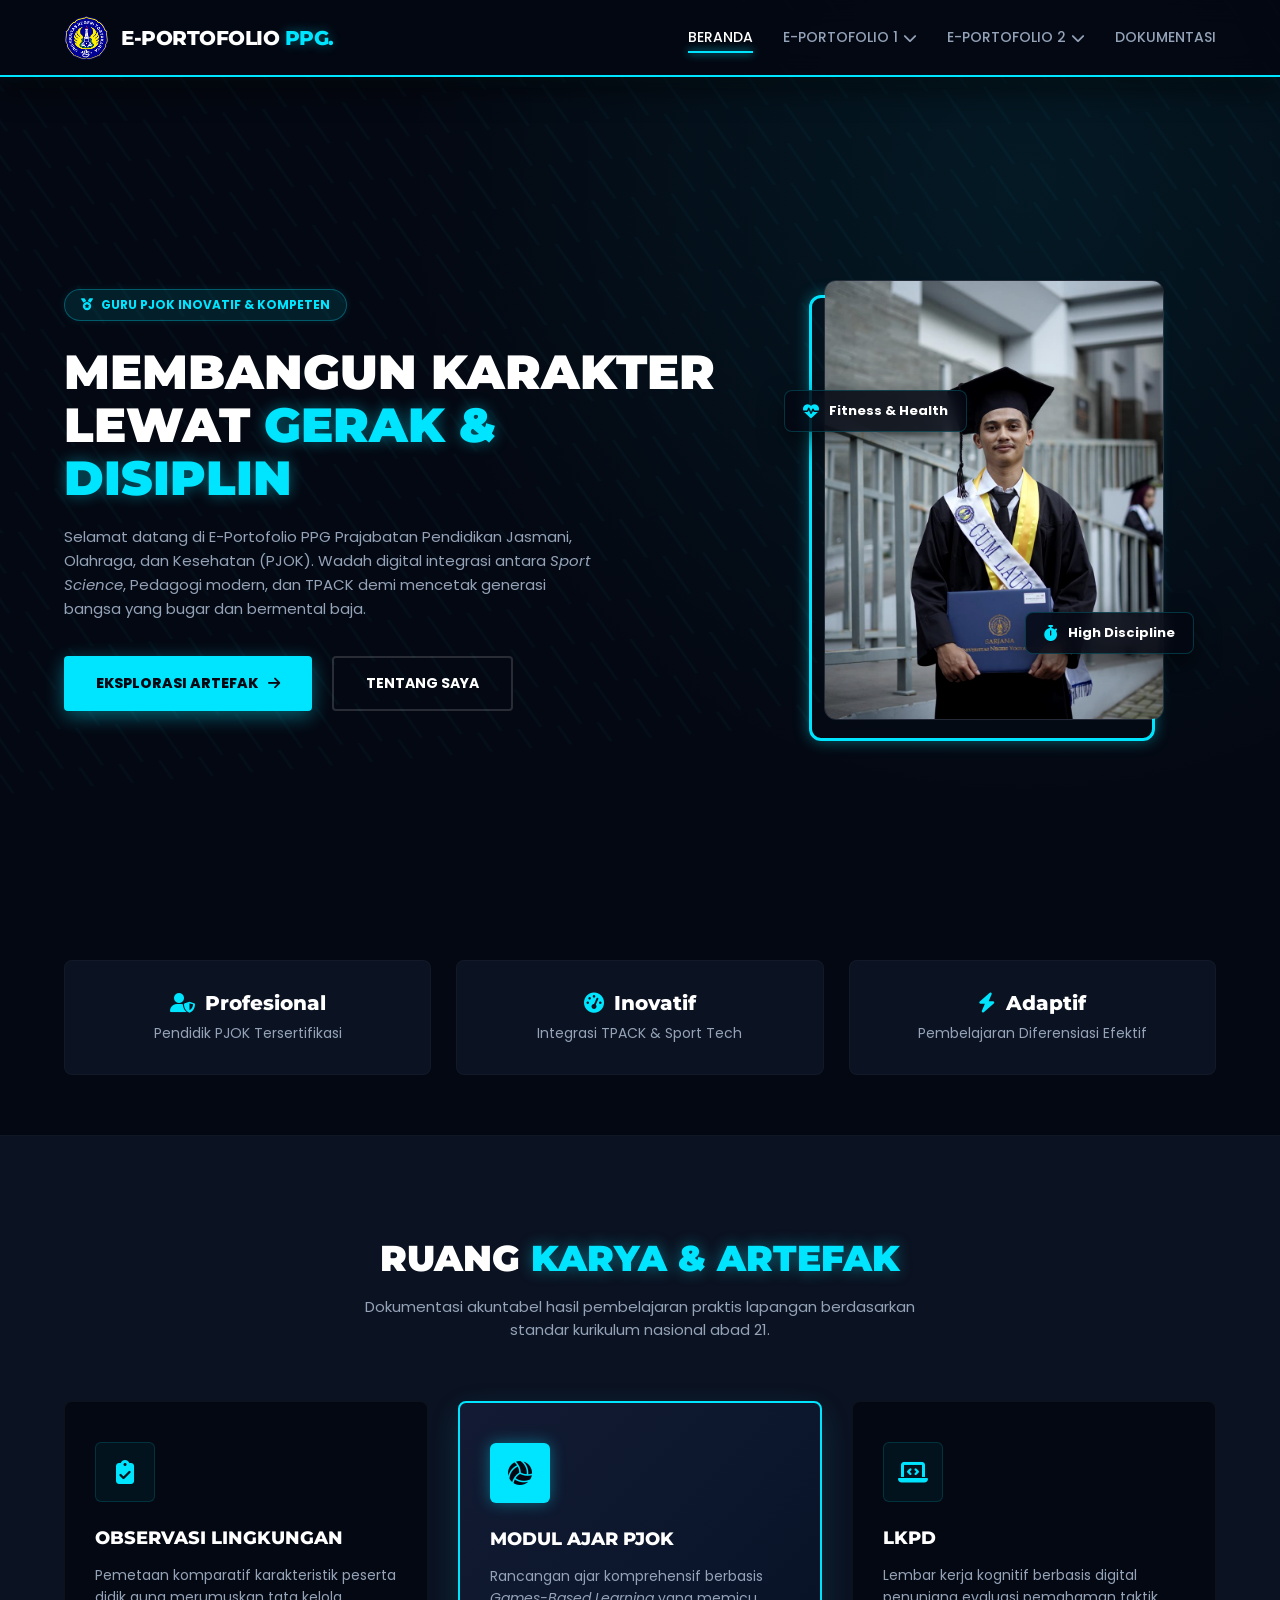
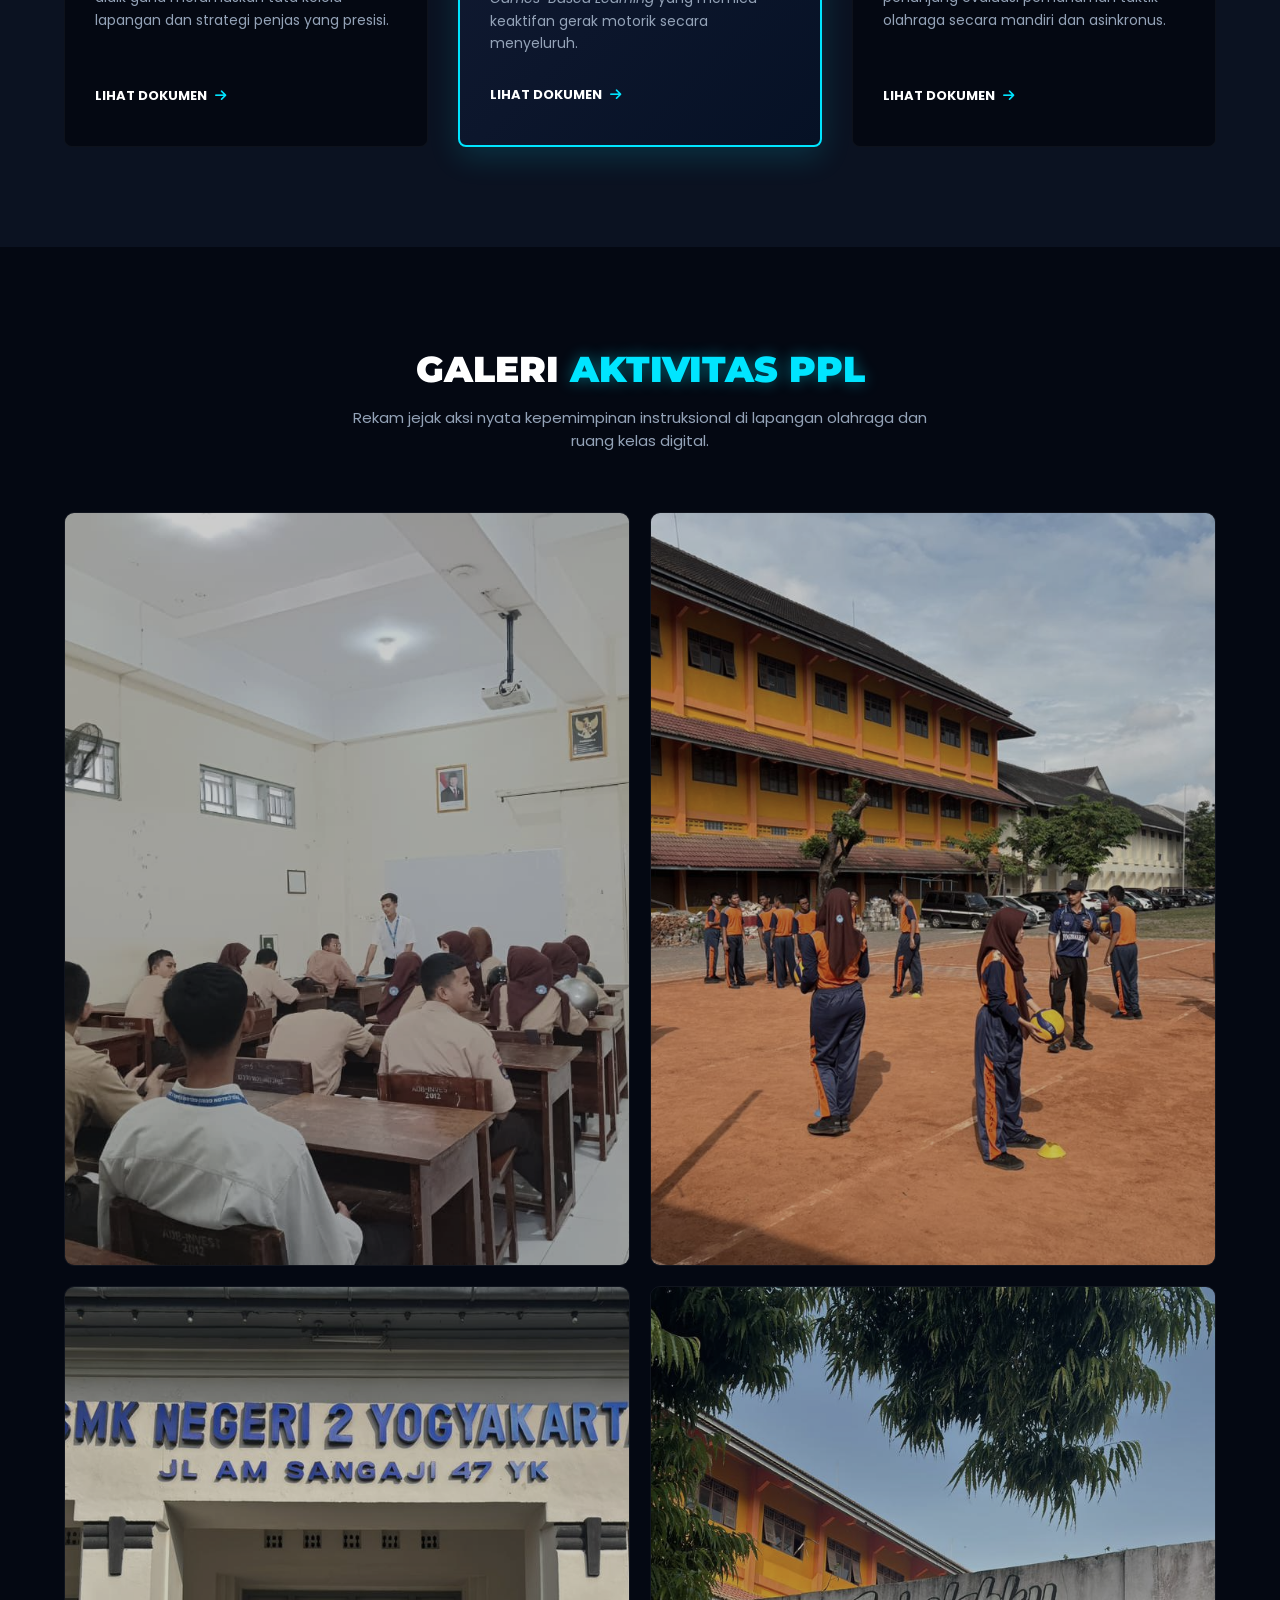
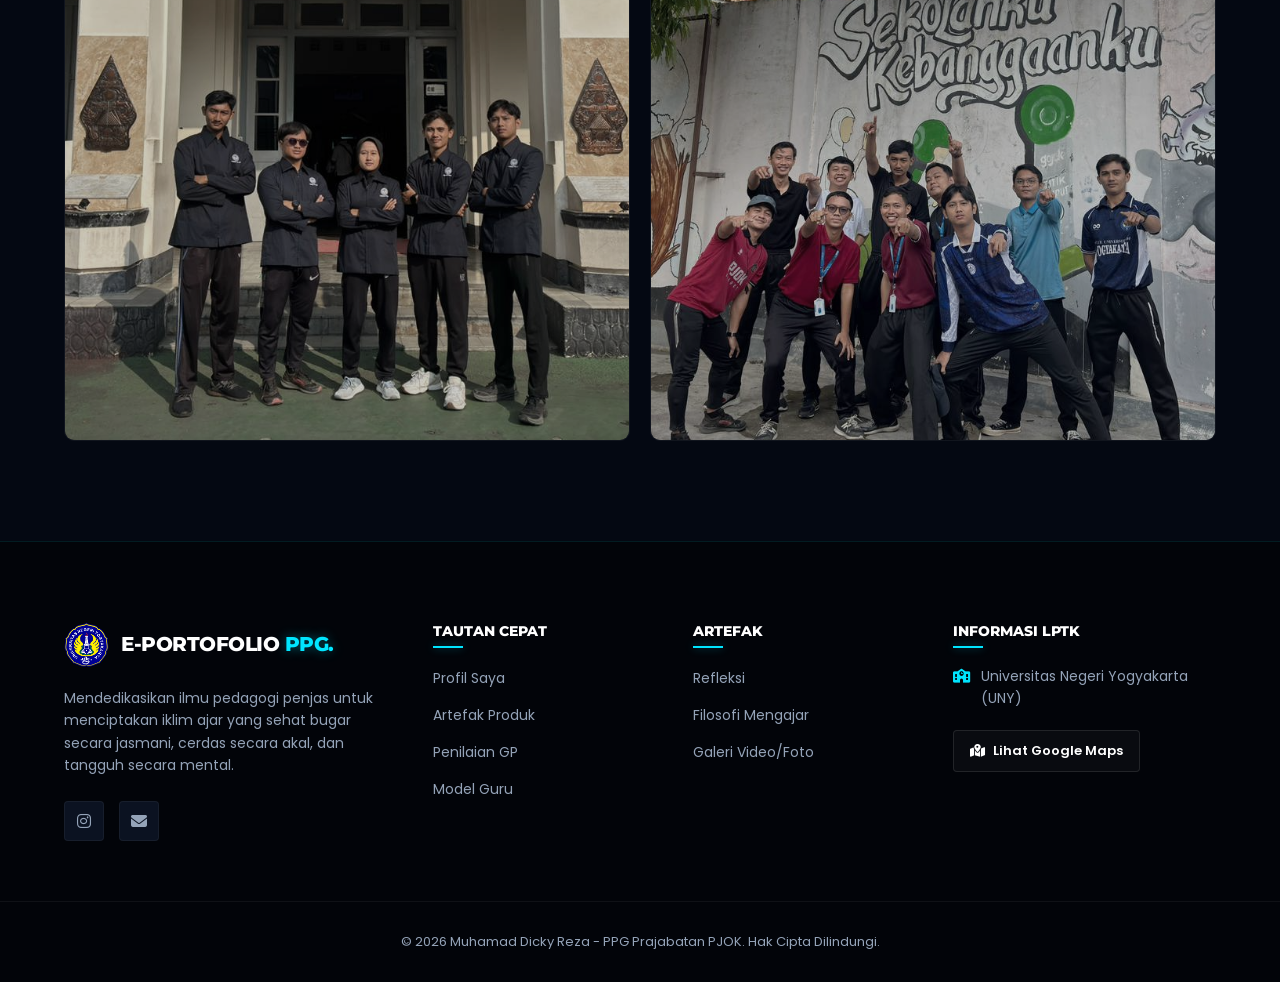
<file: index.html>
<!doctype html>
<html lang="id">
  <head>
    <meta charset="UTF-8" />
    <meta name="viewport" content="width=device-width, initial-scale=1.0" />
    <title>E-Portofolio PPG Calon Guru | Muhamad Dicky Reza</title>
    <link href="https://fonts.googleapis.com/css2?family=Montserrat:ital,wght@0,700;0,800;0,900;1,900&family=Poppins:wght@300;400;500;600;700&display=swap" rel="stylesheet" />
    <link rel="stylesheet" href="https://cdnjs.cloudflare.com/ajax/libs/font-awesome/6.4.0/css/all.min.css" />
    <link rel="stylesheet" href="CSS/style.css" />
    <link rel="shortcut icon" href="logo.png" type="image/x-icon" />
  </head>
  <body>
    <header class="navbar">
      <div class="container nav-container">
        <a href="index.html" class="nav-left">
          <img src="logo.png" alt="Logo Universitas" class="univ-logo-img" />
          <span class="brand-name"> E-Portofolio <span class="highlight">PPG.</span> </span>
        </a>

        <input type="checkbox" id="nav-toggle" class="nav-toggle" />
        <label for="nav-toggle" class="hamburger">
          <span class="bar"></span>
          <span class="bar"></span>
          <span class="bar"></span>
        </label>

        <nav class="nav-links">
          <a href="index.html " class="active">Beranda</a>

          <div class="dropdown">
            <button class="dropbtn" tabindex="0">E-Portofolio 1 <i class="fa-solid fa-chevron-down"></i></button>
            <div class="dropdown-content">
              <a href="profile.html"><i class="fa-solid fa-magnifying-glass"></i> Profile</a>
              <a href="artefak.html"><i class="fa-solid fa-book-bookmark"></i> Artefak Produk</a>
              <a href="penilaian.html"><i class="fa-solid fa-file-signature"></i> Penilaian GP</a>
              <a href="modelguru.html"><i class="fa-solid fa-camera"></i> Model Guru</a>
            </div>
          </div>

          <div class="dropdown">
            <button class="dropbtn" tabindex="0">E-Portofolio 2 <i class="fa-solid fa-chevron-down"></i></button>
            <div class="dropdown-content">
              <a href="refleksi.html"><i class="fa-solid fa-magnifying-glass"></i> Refleksi Akhir</a>
              <a href="filosofi.html"><i class="fa-solid fa-book-bookmark"></i> Filosofi Mengajar</a>
            </div>
          </div>

          <a href="dokumentasi.html">Dokumentasi</a>
        </nav>
      </div>
    </header>

    <main>
      <section class="hero">
        <div class="container hero-content">
          <div class="hero-text fade-in-up">
            <div class="tagline"><i class="fa-solid fa-medal"></i> Guru PJOK Inovatif & Kompeten</div>
            <h1>
              Membangun Karakter <br />
              Lewat <span class="text-accent">Gerak & Disiplin</span>
            </h1>
            <p>
              Selamat datang di E-Portofolio PPG Prajabatan Pendidikan Jasmani, Olahraga, dan Kesehatan (PJOK). Wadah digital integrasi antara
              <i>Sport Science</i>, Pedagogi modern, dan TPACK demi mencetak generasi bangsa yang bugar dan bermental baja.
            </p>
            <div class="hero-buttons">
              <a href="#artefak" class="btn-primary">Eksplorasi Artefak <i class="fa-solid fa-arrow-right"></i></a>
              <a href="profile.html" class="btn-outline">Tentang Saya</a>
            </div>
          </div>

          <div class="hero-image fade-in-up delay-1">
            <div class="img-box">
              <img src="IMG/foto hero.jpeg" alt="Muhamad Dicky Reza PJOK" />
              <div class="float-badge fb-1"><i class="fa-solid fa-heart-pulse"></i> Fitness & Health</div>
              <div class="float-badge fb-2"><i class="fa-solid fa-stopwatch"></i> High Discipline</div>
            </div>
          </div>
        </div>
      </section>

      <section class="stats fade-in-up delay-2">
        <div class="container stats-grid">
          <div class="stat-item">
            <h2><i class="fa-solid fa-user-shield"></i> Profesional</h2>
            <p>Pendidik PJOK Tersertifikasi</p>
          </div>
          <div class="stat-item">
            <h2><i class="fa-solid fa-gauge-high"></i> Inovatif</h2>
            <p>Integrasi TPACK & Sport Tech</p>
          </div>
          <div class="stat-item">
            <h2><i class="fa-solid fa-bolt"></i> Adaptif</h2>
            <p>Pembelajaran Diferensiasi Efektif</p>
          </div>
        </div>
      </section>

      <section id="artefak" class="artefak-section">
        <div class="container">
          <div class="section-title">
            <h2>Ruang <span class="text-accent">Karya & Artefak</span></h2>
            <p>Dokumentasi akuntabel hasil pembelajaran praktis lapangan berdasarkan standar kurikulum nasional abad 21.</p>
          </div>

          <div class="artefak-grid">
            <div class="artefak-card">
              <div class="card-icon">
                <i class="fa-solid fa-clipboard-check"></i>
              </div>
              <h3>Observasi Lingkungan</h3>
              <p>Pemetaan komparatif karakteristik peserta didik guna merumuskan tata kelola lapangan dan strategi penjas yang presisi.</p>
              <a href="artefak.html" class="card-link">Lihat Dokumen <i class="fa-solid fa-arrow-right"></i></a>
            </div>

            <div class="artefak-card highlight-card">
              <div class="card-icon">
                <i class="fa-solid fa-volleyball"></i>
              </div>
              <h3>Modul Ajar PJOK</h3>
              <p>
                Rancangan ajar komprehensif berbasis
                <i>Games-Based Learning</i> yang memicu keaktifan gerak motorik secara menyeluruh.
              </p>
              <a href="artefak.html" class="card-link">Lihat Dokumen <i class="fa-solid fa-arrow-right"></i></a>
            </div>

            <div class="artefak-card">
              <div class="card-icon">
                <i class="fa-solid fa-laptop-code"></i>
              </div>
              <h3>LKPD</h3>
              <p>Lembar kerja kognitif berbasis digital penunjang evaluasi pemahaman taktik olahraga secara mandiri dan asinkronus.</p>
              <a href="artefak.html" class="card-link">Lihat Dokumen <i class="fa-solid fa-arrow-right"></i></a>
            </div>
          </div>
        </div>
      </section>

      <section id="galeri" class="galeri-section">
        <div class="container">
          <div class="section-title">
            <h2>Galeri <span class="text-accent">Aktivitas PPL</span></h2>
            <p>Rekam jejak aksi nyata kepemimpinan instruksional di lapangan olahraga dan ruang kelas digital.</p>
          </div>

          <div class="bento-gallery">
            <div class="bento-item main-item">
              <img src="IMG/Praktik 1.jpeg" alt="Praktik Teori Kelas" />
              <div class="bento-caption">
                <h4>Praktik Mengajar Teori</h4>
                <p>Pemaparan teori materi pelajaran di kelas</p>
              </div>
            </div>
            <div class="bento-item">
              <img src="IMG/praktik 2.jpeg" alt="Praktik Lapangan" />
              <div class="bento-caption">
                <h4>Praktik Lapangan</h4>
                <p>Pengembangan kemampuan motorik fundamental siswa</p>
              </div>
            </div>
            <div class="bento-item">
              <img src="IMG/rekan.jpeg" alt="Teknologi Olahraga" />
              <div class="bento-caption">
                <h4>Rekan PPL</h4>
                <p>Foto bersama rekan-rekan PPL</p>
              </div>
            </div>
            <div class="bento-item">
              <img src="IMG/rekan ppl.jpeg" alt="Teknologi Olahraga" />
              <div class="bento-caption">
                <h4>Rekan PPL</h4>
                <p>Foto bersama rekan-rekan PPL</p>
              </div>
            </div>
          </div>
        </div>
      </section>
    </main>

    <footer class="footer">
      <div class="container footer-grid">
        <div class="footer-about">
          <a href="index.html" class="nav-left" style="margin-bottom: 20px">
            <img src="logo.png" alt="Logo Universitas" class="univ-logo-img" />
            <span class="brand-name"> E-Portofolio <span class="highlight">PPG.</span> </span>
          </a>
          <p>Mendedikasikan ilmu pedagogi penjas untuk menciptakan iklim ajar yang sehat bugar secara jasmani, cerdas secara akal, dan tangguh secara mental.</p>
          <div class="social-icons">
            <a href="https://www.instagram.com/dickyrezaa_/" target="_blank"><i class="fa-brands fa-instagram"></i></a>
            <a href="mailto:dickyreza03@gmail.com"><i class="fa-solid fa-envelope"></i></a>
          </div>
        </div>

        <div class="footer-links">
          <h3>Tautan Cepat</h3>
          <ul>
            <li><a href="profile.html">Profil Saya</a></li>
            <li><a href="artefak.html">Artefak Produk</a></li>
            <li><a href="penilaian.html">Penilaian GP</a></li>
            <li><a href="modelguru.html">Model Guru</a></li>
          </ul>
        </div>

        <div class="footer-links">
          <h3>Artefak</h3>
          <ul>
            <li><a href="refleksi.html">Refleksi</a></li>
            <li><a href="filosofi.html">Filosofi Mengajar</a></li>
            <li><a href="dokumentasi.html">Galeri Video/Foto</a></li>
          </ul>
        </div>

        <div class="footer-contact">
          <h3>Informasi LPTK</h3>
          <p><i class="fa-solid fa-school"></i> Universitas Negeri Yogyakarta (UNY)</p>
          <a href="https://maps.google.com" target="_blank" class="maps-link"> <i class="fa-solid fa-map-location-dot"></i> Lihat Google Maps </a>
        </div>
      </div>
      <div class="footer-bottom">
        <p>© 2026 Muhamad Dicky Reza - PPG Prajabatan PJOK. Hak Cipta Dilindungi.</p>
      </div>
    </footer>
  </body>
</html>
</file>
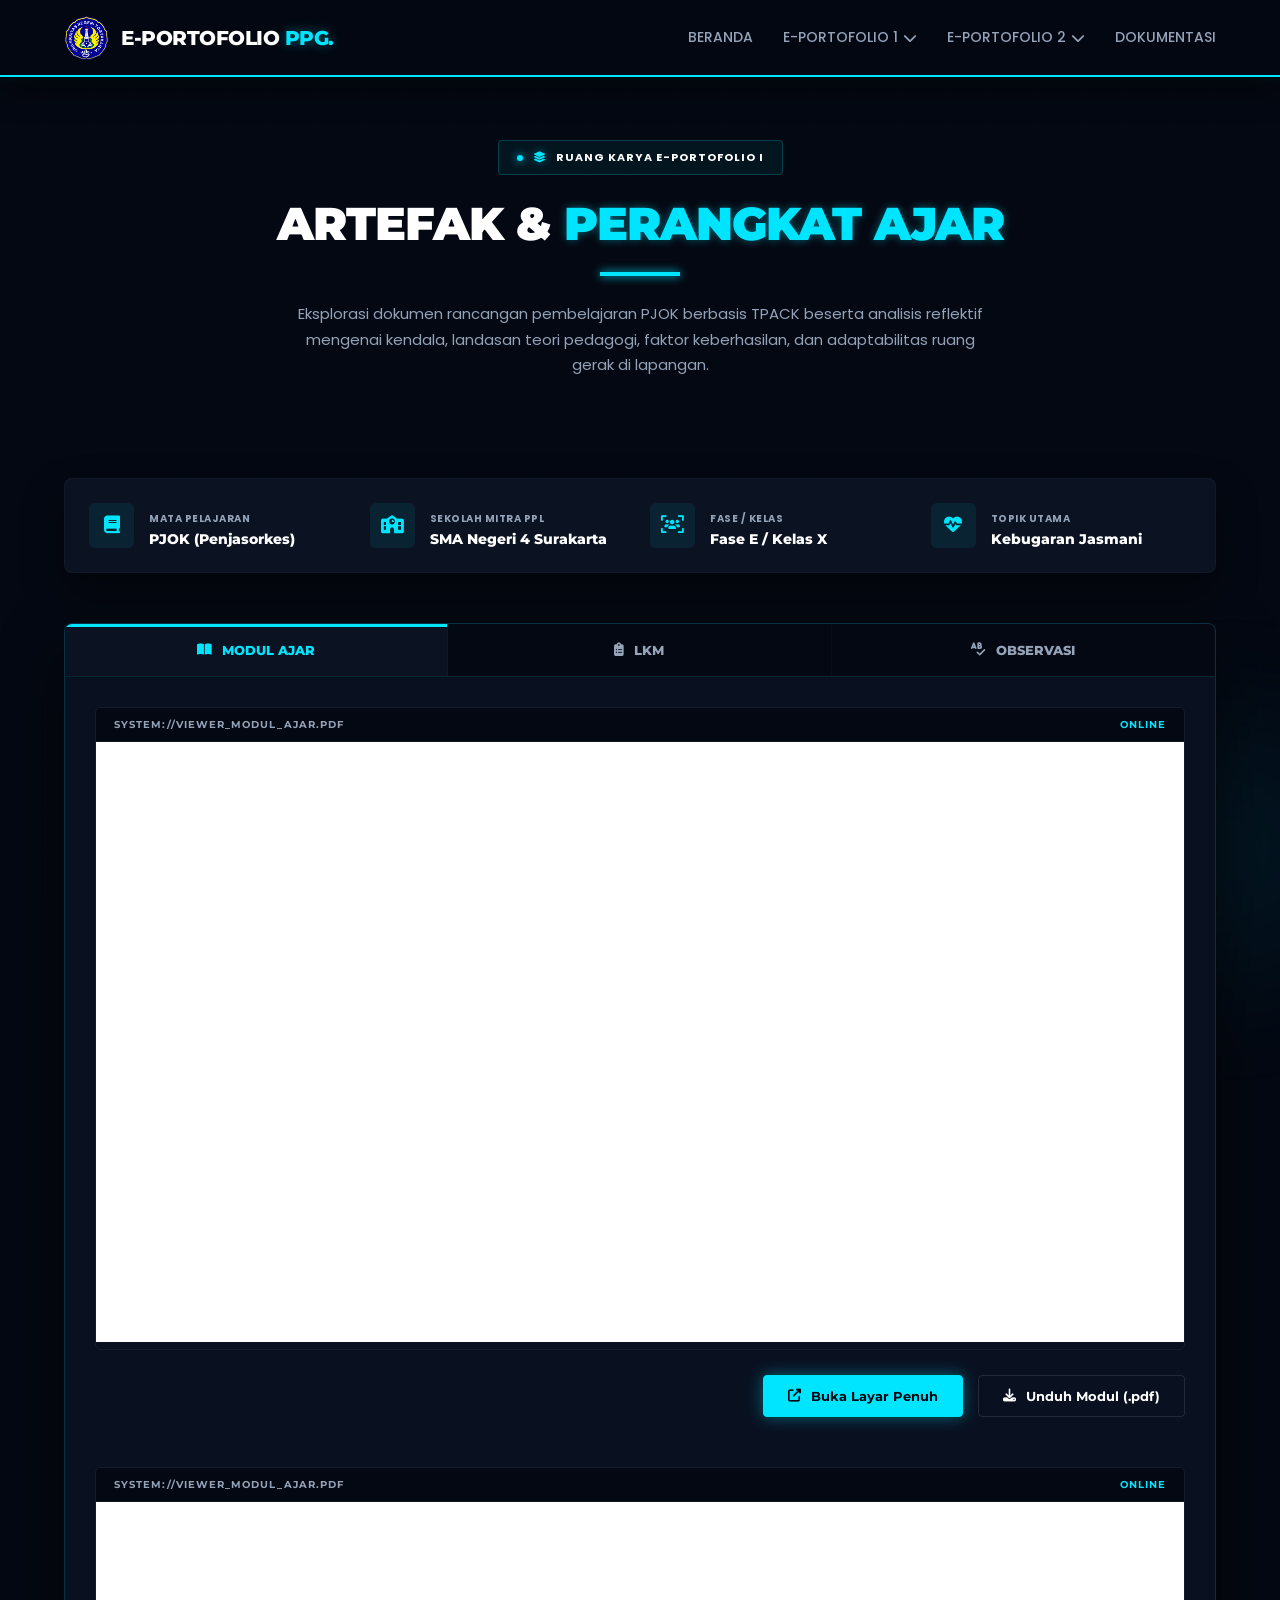
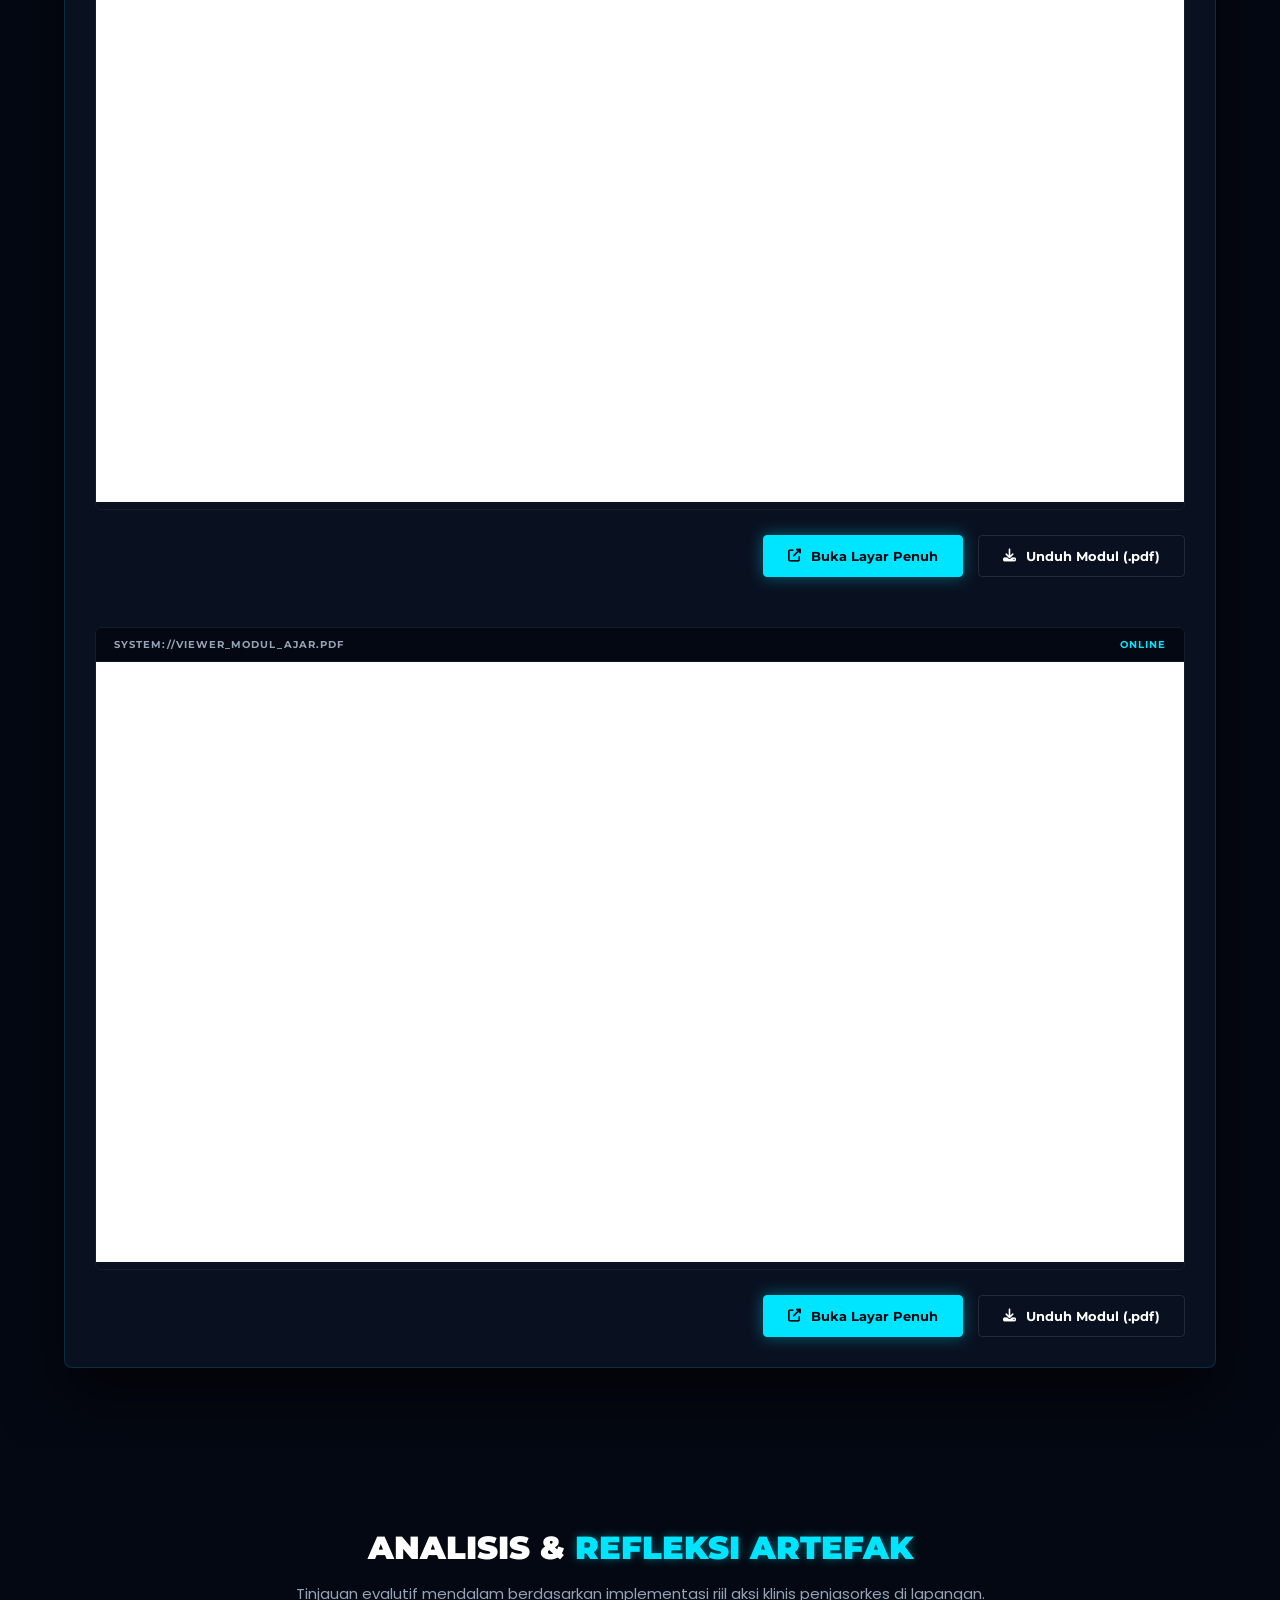
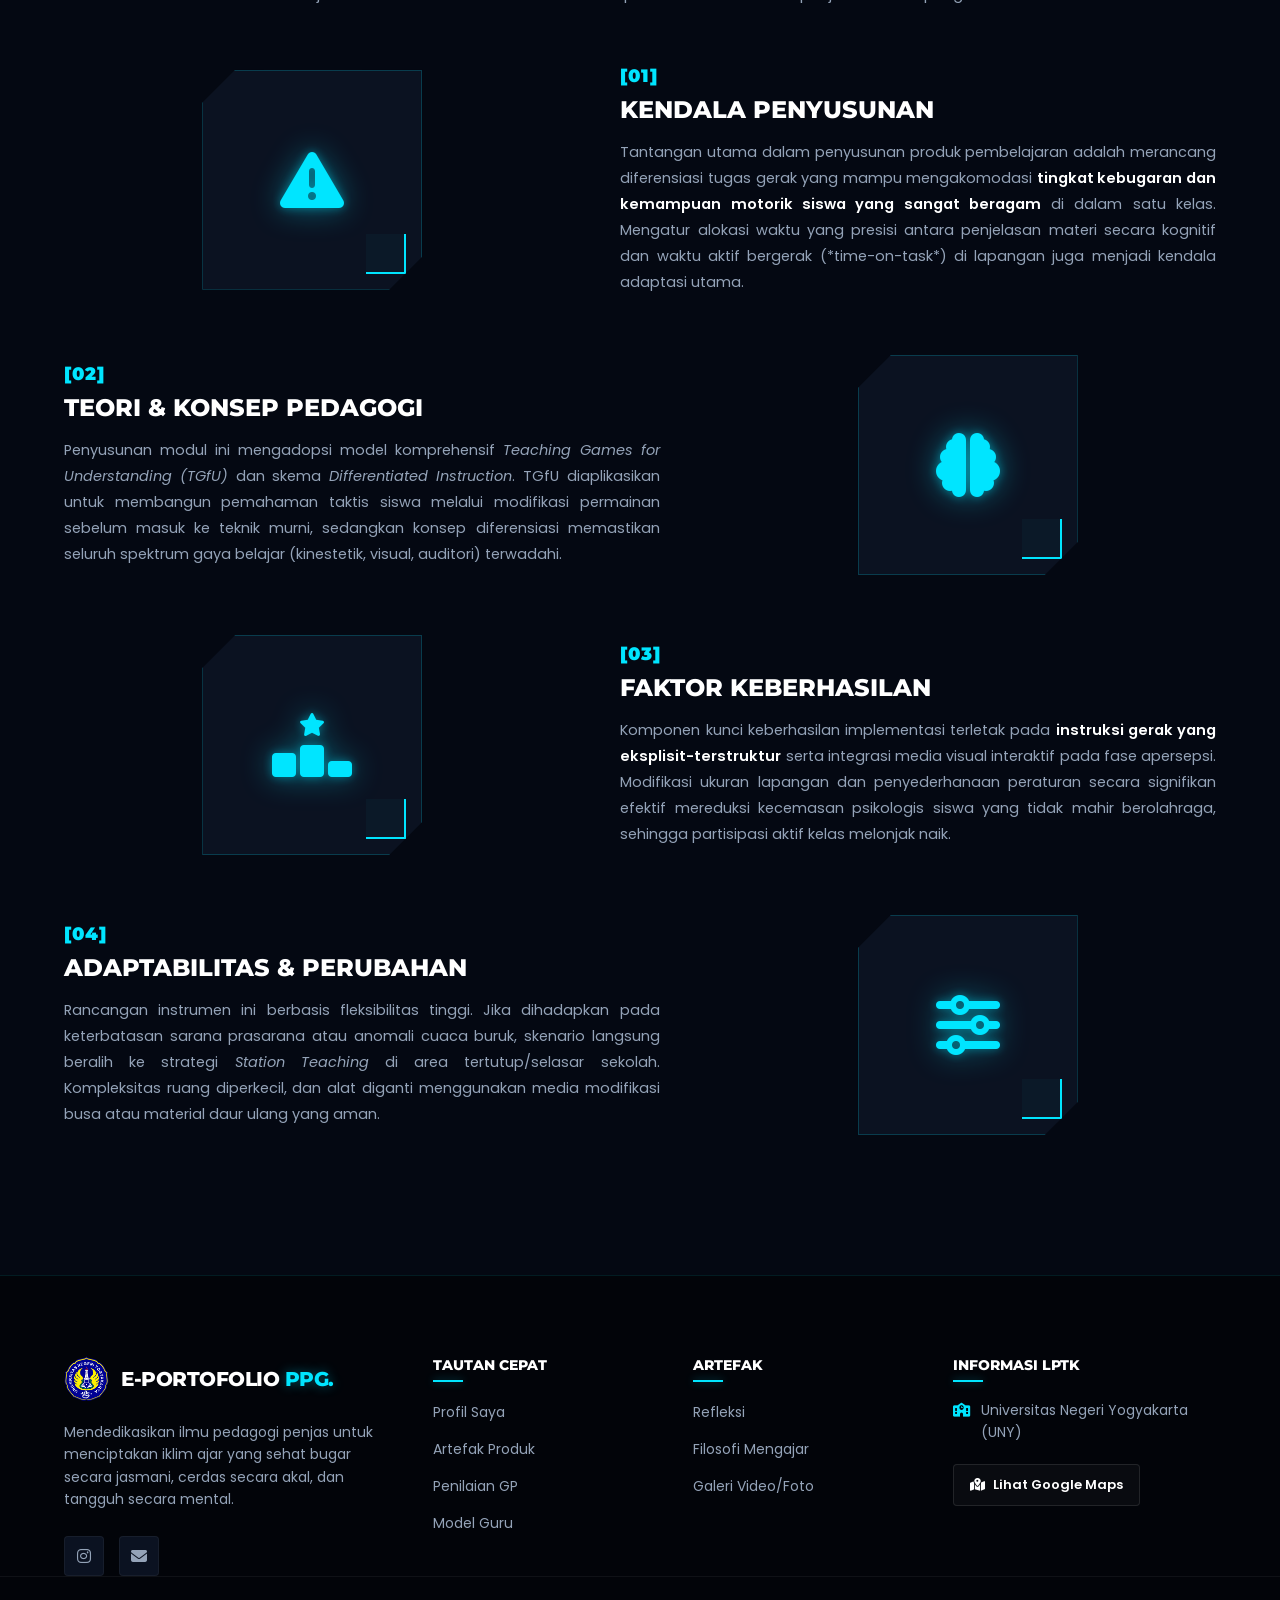
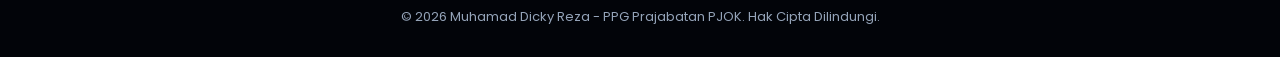
<file: artefak.html>
<!doctype html>
<html lang="id">
  <head>
    <meta charset="UTF-8" />
    <meta name="viewport" content="width=device-width, initial-scale=1.0" />
    <title>Artefak Pembelajaran | E-Portofolio PPG Calon Guru</title>
    <link href="https://fonts.googleapis.com/css2?family=Montserrat:ital,wght@0,700;0,800;0,900;1,900&family=Poppins:wght@300;400;500;600;700&display=swap" rel="stylesheet" />
    <link rel="stylesheet" href="https://cdnjs.cloudflare.com/ajax/libs/font-awesome/6.4.0/css/all.min.css" />
    <link rel="stylesheet" href="CSS/style.css" />
    <link rel="stylesheet" href="CSS/artefak.css" />
    <link rel="shortcut icon" href="logo.png" type="image/x-icon" />
  </head>
  <body>
    <div class="cyber-grid-bg"></div>
    <div class="glowing-laser-orb"></div>

    <header class="navbar">
      <div class="container nav-container">
        <a href="index.html" class="nav-left">
          <img src="logo.png" alt="Logo Universitas" class="univ-logo-img" />
          <span class="brand-name"> E-Portofolio <span class="highlight">PPG.</span> </span>
        </a>

        <input type="checkbox" id="nav-toggle" class="nav-toggle" />
        <label for="nav-toggle" class="hamburger">
          <span class="bar"></span>
          <span class="bar"></span>
          <span class="bar"></span>
        </label>

        <nav class="nav-links">
          <a href="index.html">Beranda</a>

          <div class="dropdown">
            <button class="dropbtn">E-Portofolio 1 <i class="fa-solid fa-chevron-down"></i></button>
            <div class="dropdown-content">
              <a href="profile.html"><i class="fa-solid fa-magnifying-glass"></i> Profile</a>
              <a href="artefak.html" style="color: var(--text-main); background-color: rgba(0, 229, 255, 0.1); border-left: 3px solid var(--accent-color); padding-left: 22px"><i class="fa-solid fa-book-bookmark"></i> Artefak Produk</a>
              <a href="penilaian.html"><i class="fa-solid fa-file-signature"></i> Penilaian GP</a>
              <a href="modelguru.html"><i class="fa-solid fa-camera"></i> Model Guru</a>
            </div>
          </div>

          <div class="dropdown">
            <button class="dropbtn">E-Portofolio 2 <i class="fa-solid fa-chevron-down"></i></button>
            <div class="dropdown-content">
              <a href="refleksi.html"><i class="fa-solid fa-magnifying-glass"></i> Refleksi Akhir</a>
              <a href="filosofi.html"><i class="fa-solid fa-book-bookmark"></i> Filosofi Mengajar</a>
            </div>
          </div>

          <a href="dokumentasi.html">Dokumentasi</a>
        </nav>
      </div>
    </header>

    <main class="artefak-main">
      <section class="hero-artefak" style="padding-top: 140px; padding-bottom: 60px; text-align: center; position: relative; z-index: 5">
        <div class="container">
          <div class="badge-tech fade-in-up">
            <span class="live-pulse-cyan"></span>
            <i class="fa-solid fa-layer-group text-accent"></i> RUANG KARYA E-PORTOFOLIO I
          </div>
          <h1 class="hero-title fade-in-up">Artefak & <span class="text-accent">Perangkat Ajar</span></h1>
          <div class="hud-line-center"></div>
          <p class="hero-desc fade-in-up" style="max-width: 700px; margin: 0 auto; color: #94a3b8; line-height: 1.7">
            Eksplorasi dokumen rancangan pembelajaran PJOK berbasis TPACK beserta analisis reflektif mengenai kendala, landasan teori pedagogi, faktor keberhasilan, dan adaptabilitas ruang gerak di lapangan.
          </p>
        </div>
      </section>

      <section class="document-section reveal">
        <div class="container">
          <div class="doc-identity-bar">
            <div class="identity-item">
              <div class="id-icon-box"><i class="fa-solid fa-book"></i></div>
              <div>
                <label>Mata Pelajaran</label>
                <h4>PJOK (Penjasorkes)</h4>
              </div>
            </div>
            <div class="identity-item">
              <div class="id-icon-box"><i class="fa-solid fa-school"></i></div>
              <div>
                <label>Sekolah Mitra PPL</label>
                <h4>SMA Negeri 4 Surakarta</h4>
              </div>
            </div>
            <div class="identity-item">
              <div class="id-icon-box">
                <i class="fa-solid fa-users-viewfinder"></i>
              </div>
              <div>
                <label>Fase / Kelas</label>
                <h4>Fase E / Kelas X</h4>
              </div>
            </div>
            <div class="identity-item">
              <div class="id-icon-box">
                <i class="fa-solid fa-heart-pulse"></i>
              </div>
              <div>
                <label>Topik Utama</label>
                <h4>Kebugaran Jasmani</h4>
              </div>
            </div>
          </div>

          <div class="pdf-tabs-container">
            <div class="tab-buttons">
              <button class="tab-btn active" onclick="openPdfTab(event, 'tab-modul')"><i class="fa-solid fa-book-open"></i> MODUL AJAR</button>
              <button class="tab-btn" onclick="openPdfTab(event, 'tab-lkpd')"><i class="fa-solid fa-clipboard-list"></i> LKM</button>
              <button class="tab-btn" onclick="openPdfTab(event, 'tab-rubrik')"><i class="fa-solid fa-spell-check"></i> OBSERVASI</button>
            </div>

            <div id="tab-modul" class="tab-content active">
              <div class="pdf-wrapper">
                <div class="pdf-hud-header"><span>SYSTEM://VIEWER_MODUL_AJAR.PDF</span><span class="status-blink">ONLINE</span></div>
                <iframe src="Dokumen/Modul Ajar Sepak Bola.pdf" title="Modul Ajar PJOK" loading="lazy"></iframe>
              </div>
              <div class="doc-actions">
                <a href="Dokumen/Modul Ajar Sepak Bola.pdf" target="_blank" class="btn-glow"><i class="fa-solid fa-up-right-from-square"></i> Buka Layar Penuh</a>
                <a href="Dokumen/Modul Ajar Sepak Bola.pdf" download="Modul Ajar Sepak Bola Kelas X.pdf" class="btn-outline-sport"><i class="fa-solid fa-download"></i> Unduh Modul (.pdf)</a>
              </div>

              <div class="pdf-wrapper" style="margin-top: 50px">
                <div class="pdf-hud-header"><span>SYSTEM://VIEWER_MODUL_AJAR.PDF</span><span class="status-blink">ONLINE</span></div>
                <iframe src="Dokumen/Modul Ajar Bola Voli Kelas X.pdf" title="Modul Ajar PJOK" loading="lazy"></iframe>
              </div>
              <div class="doc-actions">
                <a href="Dokumen/Modul Ajar Bola Voli Kelas X.pdf" target="_blank" class="btn-glow"><i class="fa-solid fa-up-right-from-square"></i> Buka Layar Penuh</a>
                <a href="Dokumen/Modul Ajar Bola Voli Kelas X.pdf" download="Modul Ajar Bola Voli Kelas X.pdf" class="btn-outline-sport"><i class="fa-solid fa-download"></i> Unduh Modul (.pdf)</a>
              </div>

              <div class="pdf-wrapper" style="margin-top: 50px">
                <div class="pdf-hud-header"><span>SYSTEM://VIEWER_MODUL_AJAR.PDF</span><span class="status-blink">ONLINE</span></div>
                <iframe src="Dokumen/Modul Ajar Bola Basket Kelas X.pdf" title="Modul Ajar PJOK" loading="lazy"></iframe>
              </div>
              <div class="doc-actions">
                <a href="Dokumen/Modul Ajar Bola Basket Kelas X.pdf" target="_blank" class="btn-glow"><i class="fa-solid fa-up-right-from-square"></i> Buka Layar Penuh</a>
                <a href="Dokumen/Modul Ajar Bola Basket Kelas X.pdf" download="Modul Ajar Bola Basket Kelas X.pdf" class="btn-outline-sport"><i class="fa-solid fa-download"></i> Unduh Modul (.pdf)</a>
              </div>
            </div>

            <div id="tab-lkpd" class="tab-content">
              <div class="pdf-wrapper">
                <div class="pdf-hud-header"><span>SYSTEM://VIEWER_E-LKPD.PDF</span><span class="status-blink">ONLINE</span></div>
                <iframe src="LKPD.pdf" title="LKPD PJOK" loading="lazy"></iframe>
              </div>
              <div class="doc-actions">
                <a href="LKPD.pdf" target="_blank" class="btn-glow"><i class="fa-solid fa-up-right-from-square"></i> Buka Layar Penuh</a>
                <a href="LKPD.pdf" download="LKPD_PJOK.pdf" class="btn-outline-sport"><i class="fa-solid fa-download"></i> Unduh LKPD (.pdf)</a>
              </div>
            </div>

            <div id="tab-rubrik" class="tab-content">
              <div class="pdf-wrapper">
                <div class="pdf-hud-header"><span>SYSTEM://VIEWER_OBSERVASI_MANAJEMEN_SEKOLAH.PDF</span><span class="status-blink">ONLINE</span></div>
                <iframe src="dokumen/Observasi1.pdf" title="Rubrik Penilaian PJOK" loading="lazy"></iframe>
              </div>
              <div class="doc-actions">
                <a href="dokumen/Observasi1.pdf" target="_blank" class="btn-glow"><i class="fa-solid fa-up-right-from-square"></i> Buka Layar Penuh</a>
                <a href="dokumen/Observasi1.pdf" download="Observasi_Manajemen_Sekolah.pdf" class="btn-outline-sport"><i class="fa-solid fa-download"></i> Unduh Observasi (.pdf)</a>
              </div>

              <div class="pdf-wrapper" style="margin-top: 50px">
                <div class="pdf-hud-header"><span>SYSTEM://VIEWER_OBSERVASI_LINGKUNGAN_BELAJAR.PDF</span><span class="status-blink">ONLINE</span></div>
                <iframe src="dokumen/Observasi2.pdf" title="Rubrik Penilaian PJOK" loading="lazy"></iframe>
              </div>
              <div class="doc-actions">
                <a href="dokumen/Observasi2.pdf" target="_blank" class="btn-glow"><i class="fa-solid fa-up-right-from-square"></i> Buka Layar Penuh</a>
                <a href="dokumen/Observasi2.pdf" download="Observasi_Lingkungan_Belajar.pdf" class="btn-outline-sport"><i class="fa-solid fa-download"></i> Unduh Observasi (.pdf)</a>
              </div>
            </div>
          </div>
        </div>
      </section>

      <section class="analysis-zigzag-section reveal">
        <div class="container">
          <div class="section-title-modern text-center" style="margin-bottom: 60px">
            <h2 style="font-family: var(--font-heading); font-size: 32px; font-weight: 900">Analisis & <span class="text-accent">Refleksi Artefak</span></h2>
            <p style="color: #94a3b8">Tinjauan evalutif mendalam berdasarkan implementasi riil aksi klinis penjasorkes di lapangan.</p>
          </div>

          <div class="zigzag-row reveal">
            <div class="zigzag-visual">
              <div class="visual-card hover-tilt">
                <i class="fa-solid fa-triangle-exclamation big-icon text-accent"></i>
                <div class="card-decor"></div>
              </div>
            </div>
            <div class="zigzag-content">
              <div class="zz-number">[01]</div>
              <h3>Kendala Penyusunan</h3>
              <p>
                Tantangan utama dalam penyusunan produk pembelajaran adalah merancang diferensiasi tugas gerak yang mampu mengakomodasi
                <strong>tingkat kebugaran dan kemampuan motorik siswa yang sangat beragam</strong>
                di dalam satu kelas. Mengatur alokasi waktu yang presisi antara penjelasan materi secara kognitif dan waktu aktif bergerak (*time-on-task*) di lapangan juga menjadi kendala adaptasi utama.
              </p>
            </div>
          </div>

          <div class="zigzag-row reverse reveal">
            <div class="zigzag-visual">
              <div class="visual-card hover-tilt">
                <i class="fa-solid fa-brain big-icon text-accent"></i>
                <div class="card-decor"></div>
              </div>
            </div>
            <div class="zigzag-content">
              <div class="zz-number">[02]</div>
              <h3>Teori & Konsep Pedagogi</h3>
              <p>
                Penyusunan modul ini mengadopsi model komprehensif
                <em>Teaching Games for Understanding (TGfU)</em> dan skema <em>Differentiated Instruction</em>. TGfU diaplikasikan untuk membangun pemahaman taktis siswa melalui modifikasi permainan sebelum masuk ke teknik murni, sedangkan
                konsep diferensiasi memastikan seluruh spektrum gaya belajar (kinestetik, visual, auditori) terwadahi.
              </p>
            </div>
          </div>

          <div class="zigzag-row reveal">
            <div class="zigzag-visual">
              <div class="visual-card hover-tilt">
                <i class="fa-solid fa-ranking-star big-icon text-accent"></i>
                <div class="card-decor"></div>
              </div>
            </div>
            <div class="zigzag-content">
              <div class="zz-number">[03]</div>
              <h3>Faktor Keberhasilan</h3>
              <p>
                Komponen kunci keberhasilan implementasi terletak pada
                <strong>instruksi gerak yang eksplisit-terstruktur</strong>
                serta integrasi media visual interaktif pada fase apersepsi. Modifikasi ukuran lapangan dan penyederhanaan peraturan secara signifikan efektif mereduksi kecemasan psikologis siswa yang tidak mahir berolahraga, sehingga
                partisipasi aktif kelas melonjak naik.
              </p>
            </div>
          </div>

          <div class="zigzag-row reverse reveal">
            <div class="zigzag-visual">
              <div class="visual-card hover-tilt">
                <i class="fa-solid fa-sliders big-icon text-accent"></i>
                <div class="card-decor"></div>
              </div>
            </div>
            <div class="zigzag-content">
              <div class="zz-number">[04]</div>
              <h3>Adaptabilitas & Perubahan</h3>
              <p>
                Rancangan instrumen ini berbasis fleksibilitas tinggi. Jika dihadapkan pada keterbatasan sarana prasarana atau anomali cuaca buruk, skenario langsung beralih ke strategi
                <em>Station Teaching</em> di area tertutup/selasar sekolah. Kompleksitas ruang diperkecil, dan alat diganti menggunakan media modifikasi busa atau material daur ulang yang aman.
              </p>
            </div>
          </div>
        </div>
      </section>
    </main>

    <footer class="footer">
      <div class="container footer-grid">
        <div class="footer-about">
          <a href="index.html" class="nav-left" style="margin-bottom: 20px">
            <img src="logo.png" alt="Logo Universitas" class="univ-logo-img" />
            <span class="brand-name"> E-Portofolio <span class="highlight">PPG.</span> </span>
          </a>
          <p>Mendedikasikan ilmu pedagogi penjas untuk menciptakan iklim ajar yang sehat bugar secara jasmani, cerdas secara akal, dan tangguh secara mental.</p>
          <div class="social-icons">
            <a href="https://www.instagram.com/dickyrezaa_/" target="_blank"><i class="fa-brands fa-instagram"></i></a>
            <a href="mailto:dickyreza03@gmail.com"><i class="fa-solid fa-envelope"></i></a>
          </div>
        </div>

        <div class="footer-links">
          <h3>Tautan Cepat</h3>
          <ul>
            <li><a href="profile.html">Profil Saya</a></li>
            <li><a href="artefak.html">Artefak Produk</a></li>
            <li><a href="penilaian.html">Penilaian GP</a></li>
            <li><a href="modelguru.html">Model Guru</a></li>
          </ul>
        </div>

        <div class="footer-links">
          <h3>Artefak</h3>
          <ul>
            <li><a href="refleksi.html">Refleksi</a></li>
            <li><a href="filosofi.html">Filosofi Mengajar</a></li>
            <li><a href="dokumentasi.html">Galeri Video/Foto</a></li>
          </ul>
        </div>

        <div class="footer-contact">
          <h3>Informasi LPTK</h3>
          <p><i class="fa-solid fa-school"></i> Universitas Negeri Yogyakarta (UNY)</p>
          <a href="https://maps.google.com" target="_blank" class="maps-link"> <i class="fa-solid fa-map-location-dot"></i> Lihat Google Maps </a>
        </div>
      </div>
      <div class="footer-bottom">
        <p>© 2026 Muhamad Dicky Reza - PPG Prajabatan PJOK. Hak Cipta Dilindungi.</p>
      </div>
    </footer>

    <script>
      // 1. Logika Tab PDF (Spesifik Halaman Artefak)
      function openPdfTab(evt, tabName) {
        let i, tabcontent, tablinks;
        tabcontent = document.getElementsByClassName("tab-content");
        for (i = 0; i < tabcontent.length; i++) {
          tabcontent[i].style.display = "none";
          tabcontent[i].classList.remove("active");
        }
        tablinks = document.getElementsByClassName("tab-btn");
        for (i = 0; i < tablinks.length; i++) {
          tablinks[i].classList.remove("active");
        }
        document.getElementById(tabName).style.display = "block";
        setTimeout(() => {
          document.getElementById(tabName).classList.add("active");
        }, 10);
        evt.currentTarget.classList.add("active");
      }

      // Default Tab Terbuka
      document.getElementById("tab-modul").style.display = "block";

      // 2. Navbar Background Scroll Effect (Jika diatur di style.css)
      const navbar = document.getElementById("navbar");
      window.addEventListener("scroll", () => {
        if (window.scrollY > 50) {
          navbar.classList.add("scrolled");
        } else {
          navbar.classList.remove("scrolled");
        }
      });

      // 3. Scroll Reveal Engine (Untuk animasi fade-in up pada konten Artefak)
      function revealEngine() {
        const reveals = document.querySelectorAll(".reveal, .fade-in-up");
        const windowHeight = window.innerHeight;
        for (let i = 0; i < reveals.length; i++) {
          let elementTop = reveals[i].getBoundingClientRect().top;
          let elementVisible = 100;
          if (elementTop < windowHeight - elementVisible) {
            reveals[i].classList.add("active");
          }
        }
      }
      window.addEventListener("scroll", revealEngine);
      revealEngine(); // Trigger langsung saat load

      // Catatan: Logika menu mobile/hamburger tidak lagi memerlukan JavaScript khusus
      // karena sudah ditangani secara native melalui CSS Checkbox Hack (`#nav-toggle`)
      // yang Anda sediakan di kode beranda.
    </script>
  </body>
</html>
</file>
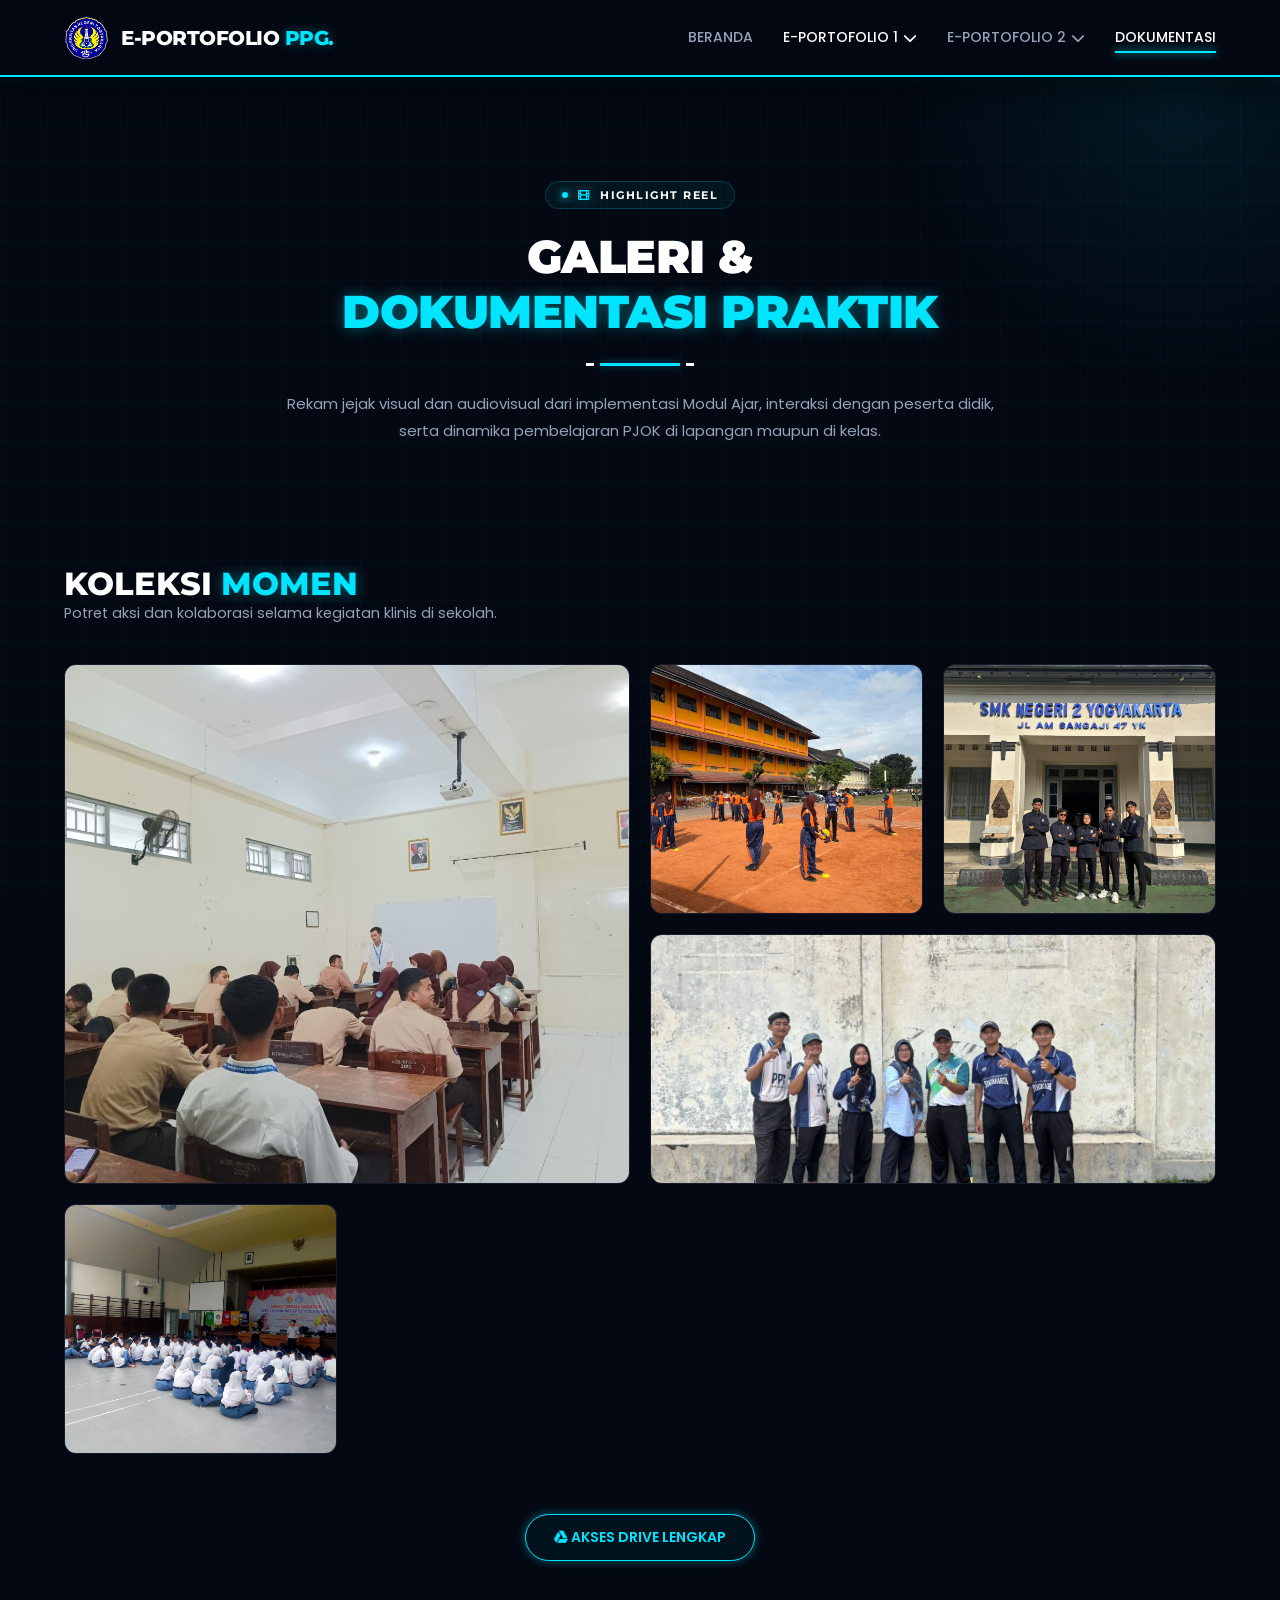
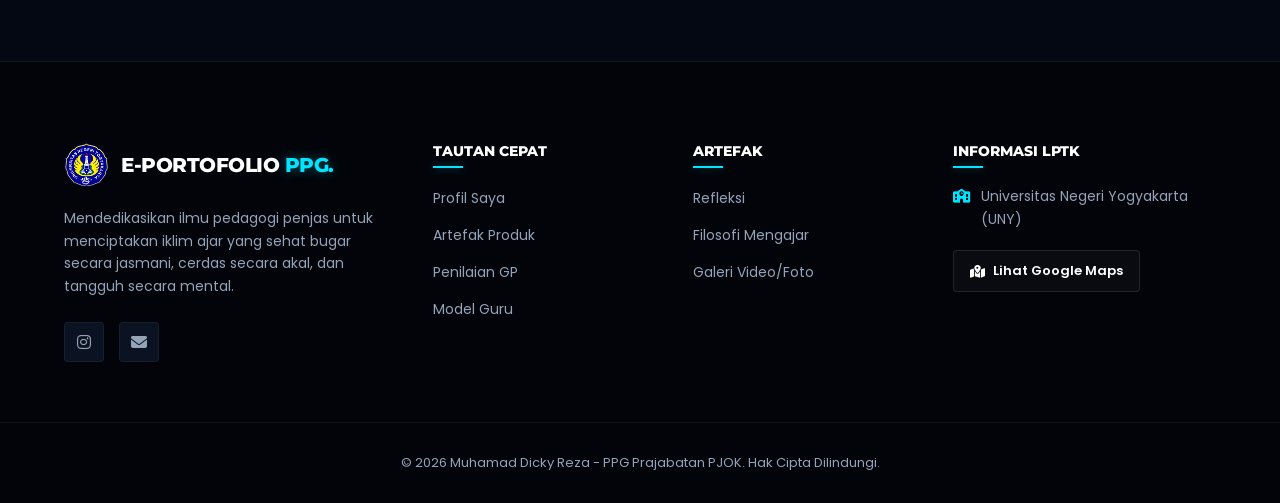
<file: dokumentasi.html>
<!doctype html>
<html lang="id">
  <head>
    <meta charset="UTF-8" />
    <meta name="viewport" content="width=device-width, initial-scale=1.0" />
    <title>Dokumentasi PPL | E-Portofolio PPG Calon Guru</title>
    <link href="https://fonts.googleapis.com/css2?family=Montserrat:ital,wght@0,700;0,800;0,900;1,900&family=Poppins:wght@300;400;500;600;700;800&display=swap" rel="stylesheet" />
    <link rel="stylesheet" href="https://cdnjs.cloudflare.com/ajax/libs/font-awesome/6.4.0/css/all.min.css" />
    <link rel="stylesheet" href="CSS/dokumentasi.css" />
    <link rel="shortcut icon" href="logo.png" type="image/x-icon" />
  </head>
  <body>
    <div class="cyber-grid-bg"></div>
    <div class="glowing-laser-orb"></div>

    <header class="navbar">
      <div class="container nav-container">
        <a href="index.html" class="nav-left">
          <img src="logo.png" alt="Logo Universitas" class="univ-logo-img" />
          <span class="brand-name"> E-Portofolio <span class="highlight">PPG.</span> </span>
        </a>

        <input type="checkbox" id="nav-toggle" class="nav-toggle" />
        <label for="nav-toggle" class="hamburger">
          <span class="bar"></span>
          <span class="bar"></span>
          <span class="bar"></span>
        </label>

        <nav class="nav-links">
          <a href="index.html">Beranda</a>

          <div class="dropdown">
            <button class="dropbtn" style="color: var(--text-main)">E-Portofolio 1 <i class="fa-solid fa-chevron-down"></i></button>
            <div class="dropdown-content">
              <a href="profile.html"><i class="fa-solid fa-magnifying-glass"></i> Profile Mahasiswa</a>
              <a href="artefak.html"><i class="fa-solid fa-book-bookmark"></i> Artefak Produk</a>
              <a href="penilaian.html"><i class="fa-solid fa-file-signature"></i> Penilaian GP</a>
              <a href="modelguru.html"><i class="fa-solid fa-camera"></i> Model Guru</a>
            </div>
          </div>

          <div class="dropdown">
            <button class="dropbtn">E-Portofolio 2 <i class="fa-solid fa-chevron-down"></i></button>
            <div class="dropdown-content">
              <a href="refleksi.html"><i class="fa-solid fa-magnifying-glass"></i> Refleksi Akhir</a>
              <a href="filosofi.html"><i class="fa-solid fa-book-bookmark"></i> Filosofi Mengajar</a>
            </div>
          </div>

          <a href="dokumentasi.html" style="color: var(--text-main); position: relative">
            Dokumentasi
            <span class="nav-active-indicator"></span>
          </a>
        </nav>
      </div>
    </header>

    <main class="dok-main">
      <section class="hero-dok">
        <div class="container text-center">
          <div class="badge-tech fade-in-up">
            <span class="live-pulse-cyan"></span>
            <i class="fa-solid fa-film text-accent"></i> HIGHLIGHT REEL
          </div>
          <h1 class="hero-title fade-in-up delay-1">Galeri & <br /><span class="text-accent">Dokumentasi Praktik</span></h1>
          <div class="hud-line-center fade-in-up delay-1"></div>
          <p class="hero-desc fade-in-up delay-2">Rekam jejak visual dan audiovisual dari implementasi Modul Ajar, interaksi dengan peserta didik, serta dinamika pembelajaran PJOK di lapangan maupun di kelas.</p>
        </div>
      </section>

      <!-- <section class="video-highlight-section">
        <div class="container">
          <div class="section-title-box text-center reveal">
            <h2>Video <span class="text-accent">Praktik Mengajar</span></h2>
            <div class="hud-line-center"></div>
            <p>Cuplikan pelaksanaan pembelajaran siklus PPL yang terintegrasi TPACK (Technological Pedagogical Content Knowledge).</p>
          </div>

          <div class="video-monitor-frame reveal glass-card">
            <div class="monitor-header">
              <div class="dots"><span></span><span></span><span></span></div>
              <div class="monitor-title">
                <i class="fa-solid fa-video text-accent"></i>
                <span>PPL_Siklus_1_DickyReza.mp4</span>
              </div>
            </div>
            <div class="video-wrapper">
              <iframe src="https://www.youtube.com/embed/dQw4w9WgXcQ" title="Video Praktik PPL" frameborder="0" allow="accelerometer; autoplay; clipboard-write; encrypted-media; gyroscope; picture-in-picture" allowfullscreen></iframe>
            </div>
          </div>
        </div>
      </section> -->

      <section class="photo-gallery-section">
        <div class="container">
          <div class="gallery-header reveal">
            <div class="section-title-box gallery-title">
              <h2>Koleksi <span class="text-accent">Momen</span></h2>
              <p>Potret aksi dan kolaborasi selama kegiatan klinis di sekolah.</p>
            </div>
            <!-- <div class="gallery-filters">
              <span class="filter-pill active">Semua</span>
              <span class="filter-pill">Lapangan</span>
              <span class="filter-pill">Kelas</span>
              <span class="filter-pill">Diskusi</span>
            </div> -->
          </div>

          <div class="dok-grid">
            <div class="dok-item large reveal glass-card">
              <img src="IMG/Praktik 1.jpeg" alt="Praktik Teori Kelas" />
              <div class="dok-overlay">
                <div class="dok-meta">
                  <h3>Praktik Teori Kelas</h3>
                  <p>Pembelajaran teori di kelas</p>
                </div>
                <button class="zoom-btn">
                  <i class="fa-solid fa-expand"></i>
                </button>
              </div>
            </div>

            <div class="dok-item reveal glass-card delay-1">
              <img src="IMG/praktik 2.jpeg" alt="Pembelajaran di lampangan" />
              <div class="dok-overlay">
                <div class="dok-meta">
                  <h3>Pembelajaran di Lapangan</h3>
                  <p>menerapkan konsep teori dalam situasi nyata</p>
                </div>
                <button class="zoom-btn">
                  <i class="fa-solid fa-expand"></i>
                </button>
              </div>
            </div>

            <div class="dok-item reveal glass-card delay-2">
              <img src="IMG/rekan.jpeg" alt="Rekan PPL" />
              <div class="dok-overlay">
                <div class="dok-meta">
                  <h3>Rekan PPL Terbimbing</h3>
                  <p>Foto rekan PPL Terbimbing SMKN 2 Yogyakarta</p>
                </div>
                <button class="zoom-btn">
                  <i class="fa-solid fa-expand"></i>
                </button>
              </div>
            </div>

            <div class="dok-item landscape reveal glass-card">
              <img src="IMG/gp dpl.jpeg" alt="Foto Bersama DPL dan GP" />
              <div class="dok-overlay">
                <div class="dok-meta">
                  <h3>Foto Bersama DPL dan GP</h3>
                  <p>Foto bersama Dosen Pembimbing Lapangan dan Guru Pamong</p>
                </div>
                <button class="zoom-btn">
                  <i class="fa-solid fa-expand"></i>
                </button>
              </div>
            </div>

            <div class="dok-item reveal glass-card delay-1">
              <img src="IMG/praktik3.jpeg" alt="Masa Perkenalan" />
              <div class="dok-overlay">
                <div class="dok-meta">
                  <h3>Masa Perkenalan</h3>
                  <p>Foto masa perkenalan dengan murid</p>
                </div>
                <button class="zoom-btn">
                  <i class="fa-solid fa-expand"></i>
                </button>
              </div>
            </div>
          </div>

          <div class="btn-action-container text-center reveal">
            <a href="#" class="btn-outline-glow"> <i class="fa-brands fa-google-drive"></i> Akses Drive Lengkap </a>
          </div>
        </div>
      </section>
    </main>

    <footer class="footer">
      <div class="container footer-grid">
        <div class="footer-about">
          <a href="index.html" class="nav-left" style="margin-bottom: 20px">
            <img src="logo.png" alt="Logo Universitas" class="univ-logo-img" />
            <span class="brand-name"> E-Portofolio <span class="highlight">PPG.</span> </span>
          </a>
          <p>Mendedikasikan ilmu pedagogi penjas untuk menciptakan iklim ajar yang sehat bugar secara jasmani, cerdas secara akal, dan tangguh secara mental.</p>
          <div class="social-icons">
            <a href="https://www.instagram.com/dickyrezaa_/" target="_blank"><i class="fa-brands fa-instagram"></i></a>
            <a href="mailto:dickyreza03@gmail.com"><i class="fa-solid fa-envelope"></i></a>
          </div>
        </div>

        <div class="footer-links">
          <h3>Tautan Cepat</h3>
          <ul>
            <li><a href="profile.html">Profil Saya</a></li>
            <li><a href="artefak.html">Artefak Produk</a></li>
            <li><a href="penilaian.html">Penilaian GP</a></li>
            <li><a href="modelguru.html">Model Guru</a></li>
          </ul>
        </div>

        <div class="footer-links">
          <h3>Artefak</h3>
          <ul>
            <li><a href="refleksi.html">Refleksi</a></li>
            <li><a href="filosofi.html">Filosofi Mengajar</a></li>
            <li><a href="dokumentasi.html">Galeri Video/Foto</a></li>
          </ul>
        </div>

        <div class="footer-contact">
          <h3>Informasi LPTK</h3>
          <p><i class="fa-solid fa-school"></i> Universitas Negeri Yogyakarta (UNY)</p>
          <a href="https://maps.google.com" target="_blank" class="maps-link"> <i class="fa-solid fa-map-location-dot"></i> Lihat Google Maps </a>
        </div>
      </div>
      <div class="footer-bottom">
        <p>© 2026 Muhamad Dicky Reza - PPG Prajabatan PJOK. Hak Cipta Dilindungi.</p>
      </div>
    </footer>

    <script>
      // Mesin Scroll Reveal Animasi
      function revealEngine() {
        const reveals = document.querySelectorAll(".reveal, .fade-in-up");
        const windowHeight = window.innerHeight;
        for (let i = 0; i < reveals.length; i++) {
          let elementTop = reveals[i].getBoundingClientRect().top;
          let elementVisible = 100;
          if (elementTop < windowHeight - elementVisible) {
            reveals[i].classList.add("active");
          }
        }
      }
      window.addEventListener("scroll", revealEngine);
      revealEngine();
    </script>
  </body>
</html>
</file>
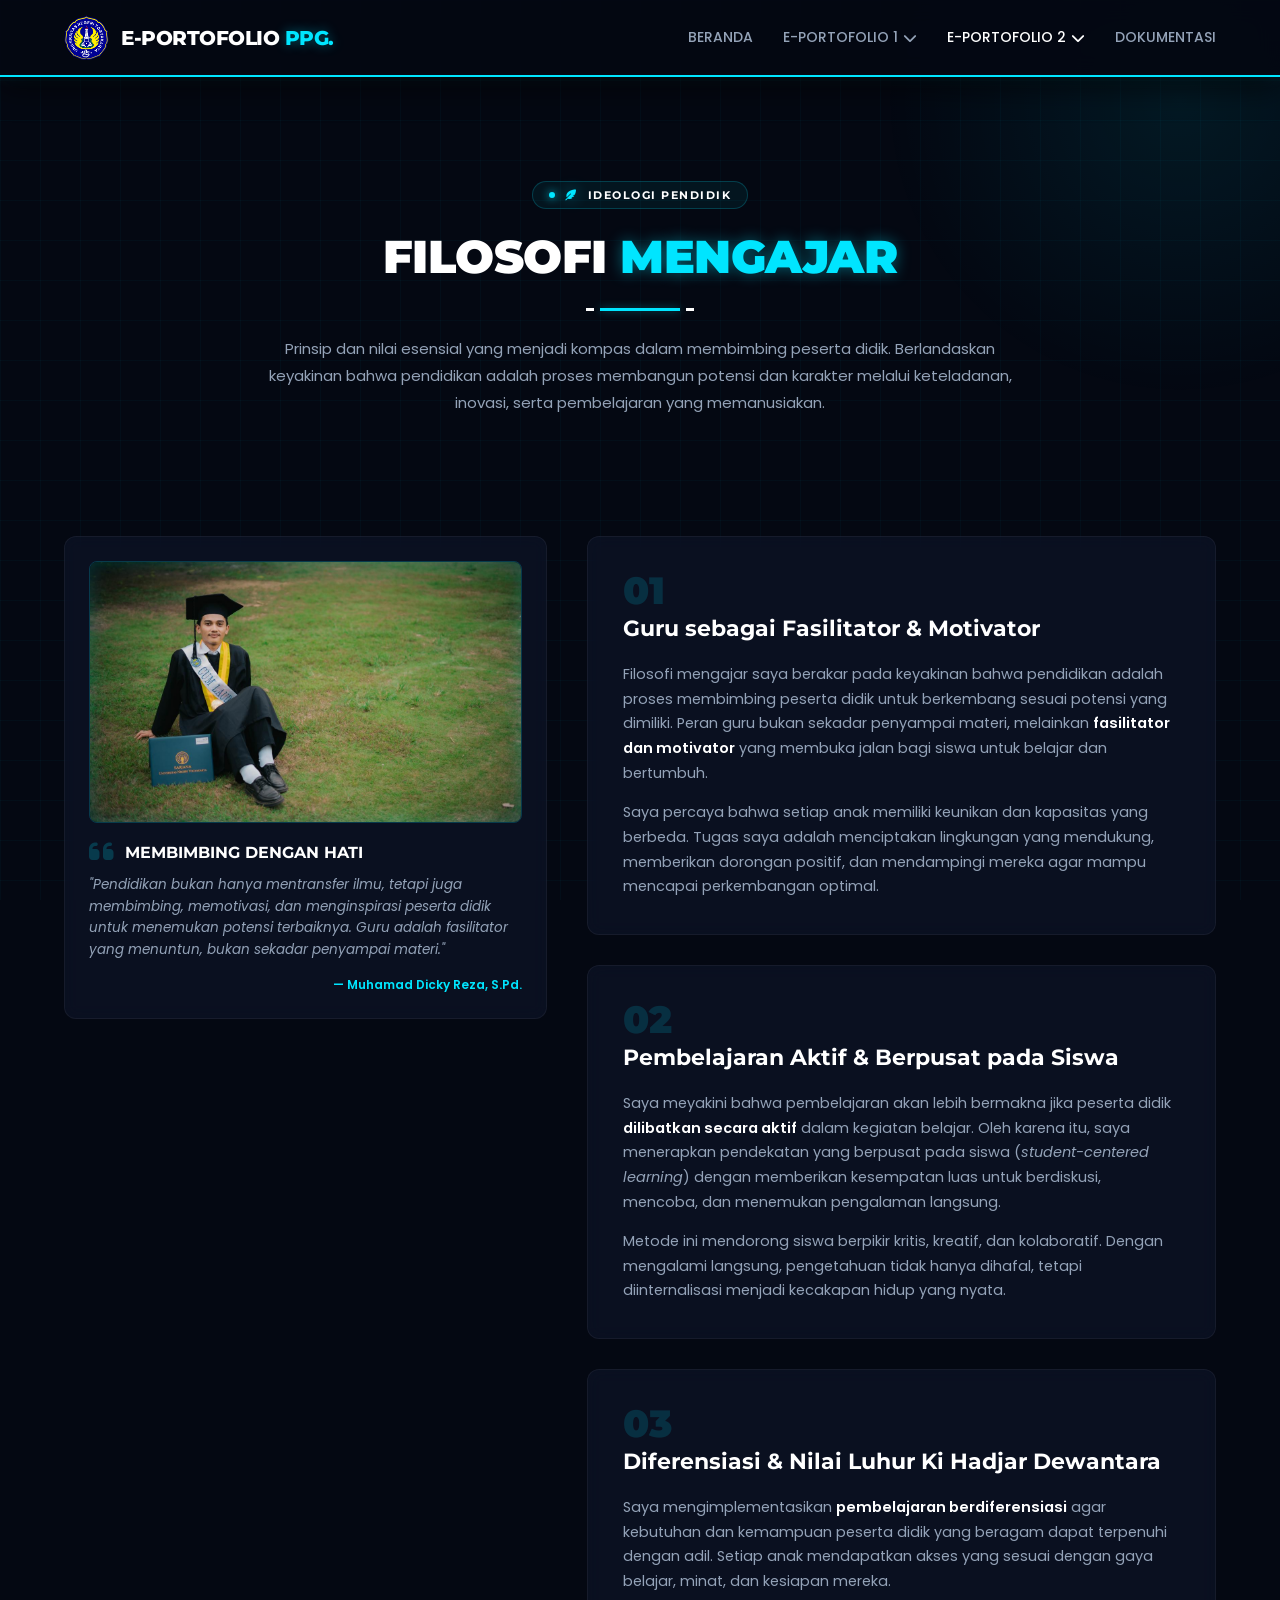
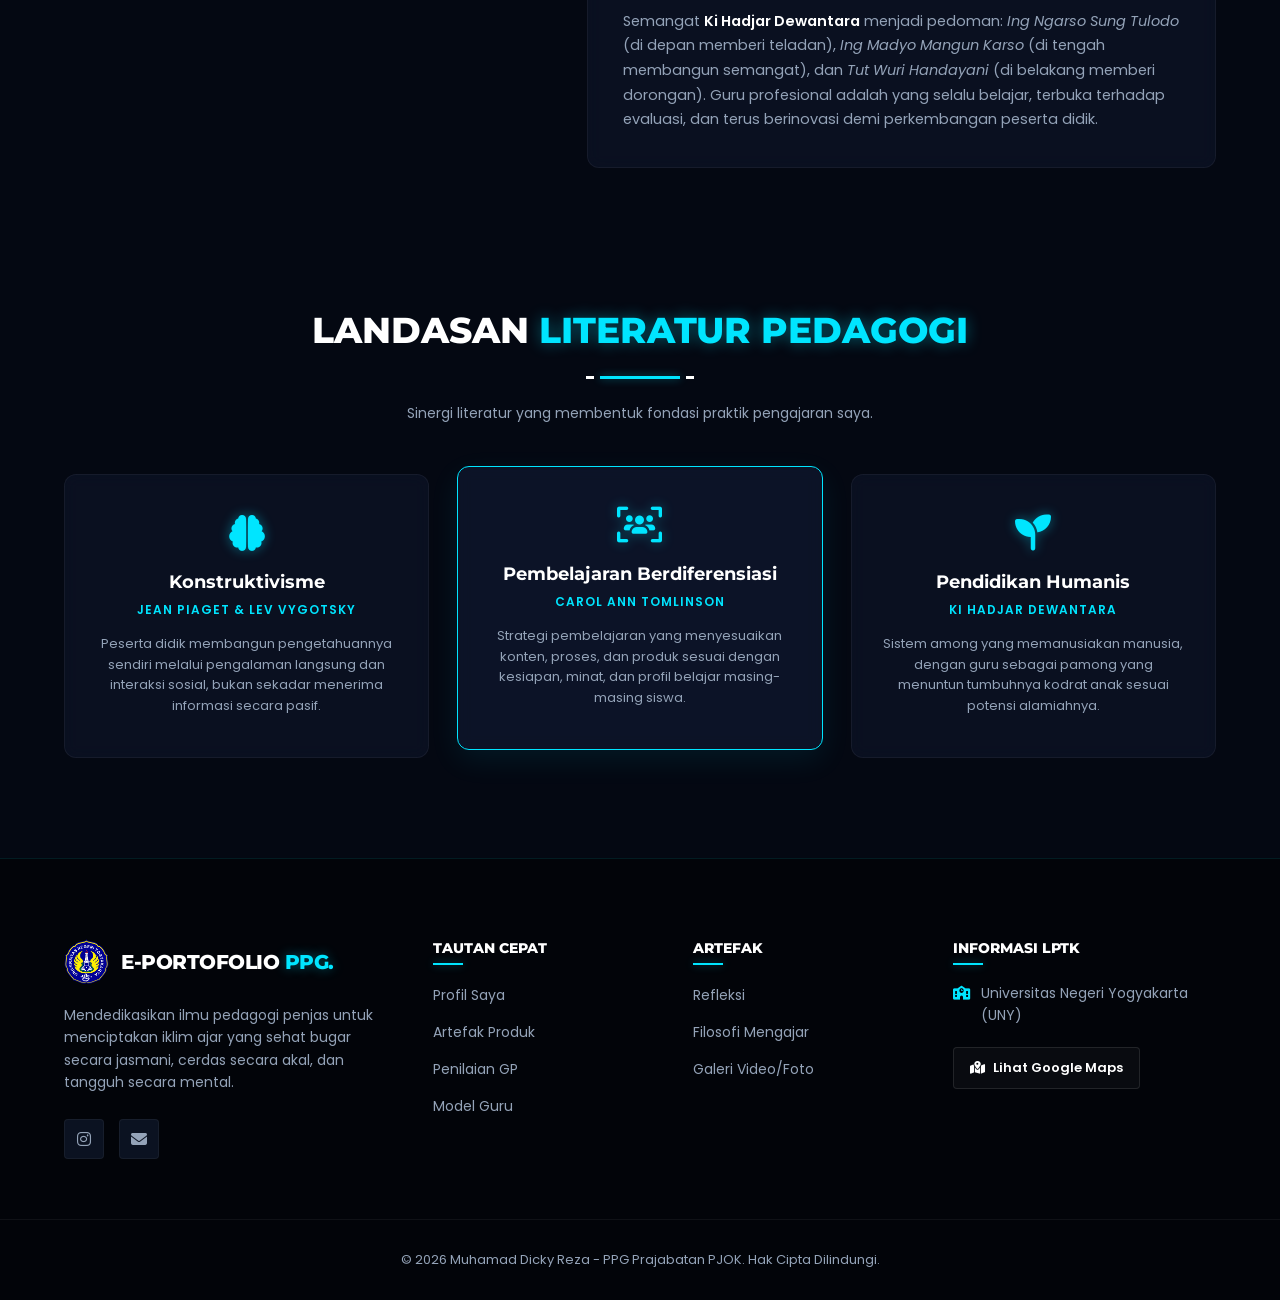
<file: filosofi.html>
<!doctype html>
<html lang="id">
  <head>
    <meta charset="UTF-8" />
    <meta name="viewport" content="width=device-width, initial-scale=1.0" />
    <title>Filosofi Mengajar | E-Portofolio PPG Calon Guru</title>
    <link href="https://fonts.googleapis.com/css2?family=Montserrat:ital,wght@0,700;0,800;0,900;1,900&family=Poppins:wght@300;400;500;600;700;800&display=swap" rel="stylesheet" />
    <link rel="stylesheet" href="https://cdnjs.cloudflare.com/ajax/libs/font-awesome/6.4.0/css/all.min.css" />
    <link rel="stylesheet" href="CSS/filosofi.css" />
    <link rel="shortcut icon" href="logo.png" type="image/x-icon" />
  </head>
  <body>
    <div class="cyber-grid-bg"></div>
    <div class="glowing-laser-orb"></div>

    <header class="navbar">
      <div class="container nav-container">
        <a href="index.html" class="nav-left">
          <img src="logo.png" alt="Logo Universitas" class="univ-logo-img" />
          <span class="brand-name"> E-Portofolio <span class="highlight">PPG.</span> </span>
        </a>

        <input type="checkbox" id="nav-toggle" class="nav-toggle" />
        <label for="nav-toggle" class="hamburger">
          <span class="bar"></span>
          <span class="bar"></span>
          <span class="bar"></span>
        </label>

        <nav class="nav-links">
          <a href="index.html">Beranda</a>

          <div class="dropdown">
            <button class="dropbtn">E-Portofolio 1 <i class="fa-solid fa-chevron-down"></i></button>
            <div class="dropdown-content">
              <a href="profile.html"><i class="fa-solid fa-magnifying-glass"></i> Profile</a>
              <a href="artefak.html"><i class="fa-solid fa-book-bookmark"></i> Artefak Produk</a>
              <a href="penilaian.html"><i class="fa-solid fa-file-signature"></i> Penilaian GP</a>
              <a href="modelguru.html"><i class="fa-solid fa-camera"></i> Model Guru</a>
            </div>
          </div>

          <div class="dropdown">
            <button class="dropbtn" style="color: var(--text-main)">E-Portofolio 2 <i class="fa-solid fa-chevron-down"></i></button>
            <div class="dropdown-content">
              <a href="refleksi.html"><i class="fa-solid fa-magnifying-glass"></i> Refleksi Akhir</a>
              <a href="filosofi.html" style="color: var(--text-main); background-color: rgba(0, 229, 255, 0.1); border-left: 3px solid var(--accent-color); padding-left: 22px">
                <i class="fa-solid fa-book-bookmark"></i> Filosofi Mengajar
              </a>
            </div>
          </div>
          <a href="dokumentasi.html">Dokumentasi</a>
        </nav>
      </div>
    </header>

    <main class="filosofi-main">
      <section class="hero-filosofi">
        <div class="container text-center">
          <div class="badge-tech fade-in-up">
            <span class="live-pulse-cyan"></span>
            <i class="fa-solid fa-feather-pointed text-accent"></i> IDEOLOGI PENDIDIK
          </div>
          <h1 class="hero-title fade-in-up delay-1">Filosofi <span class="text-accent">Mengajar</span></h1>
          <div class="hud-line-center fade-in-up delay-1"></div>
          <p class="hero-desc fade-in-up delay-2">
            Prinsip dan nilai esensial yang menjadi kompas dalam membimbing peserta didik. Berlandaskan keyakinan bahwa pendidikan adalah proses membangun potensi dan karakter melalui keteladanan, inovasi, serta pembelajaran yang
            memanusiakan.
          </p>
        </div>
      </section>

      <section class="manuscript-section">
        <div class="container">
          <div class="manuscript-layout">
            <div class="sticky-visual reveal">
              <div class="glass-card sticky-card">
                <div class="card-image-wrapper">
                  <img src="IMG/foto filosofi.jpeg" alt="Filosofi Mengajar" class="tactical-img" />
                  <div class="cyber-border-overlay"></div>
                </div>
                <div class="tactical-quote-box">
                  <i class="fa-solid fa-quote-left quote-icon"></i>
                  <h3>Membimbing dengan Hati</h3>
                  <p>
                    "Pendidikan bukan hanya mentransfer ilmu, tetapi juga membimbing, memotivasi, dan menginspirasi peserta didik untuk menemukan potensi terbaiknya. Guru adalah fasilitator yang menuntun, bukan sekadar penyampai materi."
                  </p>
                  <div class="quote-author">— Muhamad Dicky Reza, S.Pd.</div>
                </div>
              </div>
            </div>

            <div class="narrative-panel">
              <div class="glass-card narrative-card reveal">
                <div class="narrative-header">
                  <div class="narrative-num">01</div>
                  <h3>Guru sebagai Fasilitator & Motivator</h3>
                </div>
                <p>
                  Filosofi mengajar saya berakar pada keyakinan bahwa pendidikan adalah proses membimbing peserta didik untuk berkembang sesuai potensi yang dimiliki. Peran guru bukan sekadar penyampai materi, melainkan
                  <strong>fasilitator dan motivator</strong> yang membuka jalan bagi siswa untuk belajar dan bertumbuh.
                </p>
                <p>
                  Saya percaya bahwa setiap anak memiliki keunikan dan kapasitas yang berbeda. Tugas saya adalah menciptakan lingkungan yang mendukung, memberikan dorongan positif, dan mendampingi mereka agar mampu mencapai perkembangan
                  optimal.
                </p>
              </div>

              <div class="glass-card narrative-card reveal">
                <div class="narrative-header">
                  <div class="narrative-num">02</div>
                  <h3>Pembelajaran Aktif & Berpusat pada Siswa</h3>
                </div>
                <p>
                  Saya meyakini bahwa pembelajaran akan lebih bermakna jika peserta didik
                  <strong>dilibatkan secara aktif</strong> dalam kegiatan belajar. Oleh karena itu, saya menerapkan pendekatan yang berpusat pada siswa (<i>student-centered learning</i>) dengan memberikan kesempatan luas untuk berdiskusi,
                  mencoba, dan menemukan pengalaman langsung.
                </p>
                <p>Metode ini mendorong siswa berpikir kritis, kreatif, dan kolaboratif. Dengan mengalami langsung, pengetahuan tidak hanya dihafal, tetapi diinternalisasi menjadi kecakapan hidup yang nyata.</p>
              </div>

              <div class="glass-card narrative-card reveal">
                <div class="narrative-header">
                  <div class="narrative-num">03</div>
                  <h3>Diferensiasi & Nilai Luhur Ki Hadjar Dewantara</h3>
                </div>
                <p>
                  Saya mengimplementasikan
                  <strong>pembelajaran berdiferensiasi</strong> agar kebutuhan dan kemampuan peserta didik yang beragam dapat terpenuhi dengan adil. Setiap anak mendapatkan akses yang sesuai dengan gaya belajar, minat, dan kesiapan mereka.
                </p>
                <p>
                  Semangat <strong>Ki Hadjar Dewantara</strong> menjadi pedoman: <i>Ing Ngarso Sung Tulodo</i> (di depan memberi teladan), <i>Ing Madyo Mangun Karso</i> (di tengah membangun semangat), dan <i>Tut Wuri Handayani</i> (di
                  belakang memberi dorongan). Guru profesional adalah yang selalu belajar, terbuka terhadap evaluasi, dan terus berinovasi demi perkembangan peserta didik.
                </p>
              </div>
            </div>
          </div>
        </div>
      </section>

      <section class="theory-section reveal">
        <div class="container">
          <div class="section-title-box text-center">
            <h2>Landasan <span class="text-accent">Literatur Pedagogi</span></h2>
            <div class="hud-line-center"></div>
            <p>Sinergi literatur yang membentuk fondasi praktik pengajaran saya.</p>
          </div>

          <div class="theory-grid">
            <div class="comp-card glass-card">
              <div class="comp-icon">
                <i class="fa-solid fa-brain"></i>
              </div>
              <h3>Konstruktivisme</h3>
              <div class="theory-author">Jean Piaget & Lev Vygotsky</div>
              <p>Peserta didik membangun pengetahuannya sendiri melalui pengalaman langsung dan interaksi sosial, bukan sekadar menerima informasi secara pasif.</p>
            </div>

            <div class="comp-card glass-card highlight-card">
              <div class="comp-icon">
                <i class="fa-solid fa-users-viewfinder"></i>
              </div>
              <h3>Pembelajaran Berdiferensiasi</h3>
              <div class="theory-author">Carol Ann Tomlinson</div>
              <p>Strategi pembelajaran yang menyesuaikan konten, proses, dan produk sesuai dengan kesiapan, minat, dan profil belajar masing-masing siswa.</p>
            </div>

            <div class="comp-card glass-card">
              <div class="comp-icon">
                <i class="fa-solid fa-seedling"></i>
              </div>
              <h3>Pendidikan Humanis</h3>
              <div class="theory-author">Ki Hadjar Dewantara</div>
              <p>Sistem among yang memanusiakan manusia, dengan guru sebagai pamong yang menuntun tumbuhnya kodrat anak sesuai potensi alamiahnya.</p>
            </div>
          </div>
        </div>
      </section>
    </main>

    <footer class="footer">
      <div class="container footer-grid">
        <div class="footer-about">
          <a href="index.html" class="nav-left" style="margin-bottom: 20px">
            <img src="logo.png" alt="Logo Universitas" class="univ-logo-img" />
            <span class="brand-name"> E-Portofolio <span class="highlight">PPG.</span> </span>
          </a>
          <p>Mendedikasikan ilmu pedagogi penjas untuk menciptakan iklim ajar yang sehat bugar secara jasmani, cerdas secara akal, dan tangguh secara mental.</p>
          <div class="social-icons">
            <a href="https://www.instagram.com/dickyrezaa_/" target="_blank"><i class="fa-brands fa-instagram"></i></a>
            <a href="mailto:dickyreza03@gmail.com"><i class="fa-solid fa-envelope"></i></a>
          </div>
        </div>

        <div class="footer-links">
          <h3>Tautan Cepat</h3>
          <ul>
            <li><a href="profile.html">Profil Saya</a></li>
            <li><a href="artefak.html">Artefak Produk</a></li>
            <li><a href="penilaian.html">Penilaian GP</a></li>
            <li><a href="modelguru.html">Model Guru</a></li>
          </ul>
        </div>

        <div class="footer-links">
          <h3>Artefak</h3>
          <ul>
            <li><a href="refleksi.html">Refleksi</a></li>
            <li><a href="filosofi.html">Filosofi Mengajar</a></li>
            <li><a href="dokumentasi.html">Galeri Video/Foto</a></li>
          </ul>
        </div>

        <div class="footer-contact">
          <h3>Informasi LPTK</h3>
          <p><i class="fa-solid fa-school"></i> Universitas Negeri Yogyakarta (UNY)</p>
          <a href="https://maps.google.com" target="_blank" class="maps-link"> <i class="fa-solid fa-map-location-dot"></i> Lihat Google Maps </a>
        </div>
      </div>
      <div class="footer-bottom">
        <p>© 2026 Muhamad Dicky Reza - PPG Prajabatan PJOK. Hak Cipta Dilindungi.</p>
      </div>
    </footer>

    <script>
      // Mesin Scroll Reveal Animasi
      function revealEngine() {
        const reveals = document.querySelectorAll(".reveal, .fade-in-up");
        const windowHeight = window.innerHeight;
        for (let i = 0; i < reveals.length; i++) {
          let elementTop = reveals[i].getBoundingClientRect().top;
          let elementVisible = 100;
          if (elementTop < windowHeight - elementVisible) {
            reveals[i].classList.add("active");
          }
        }
      }
      window.addEventListener("scroll", revealEngine);
      revealEngine();
    </script>
  </body>
</html>
</file>
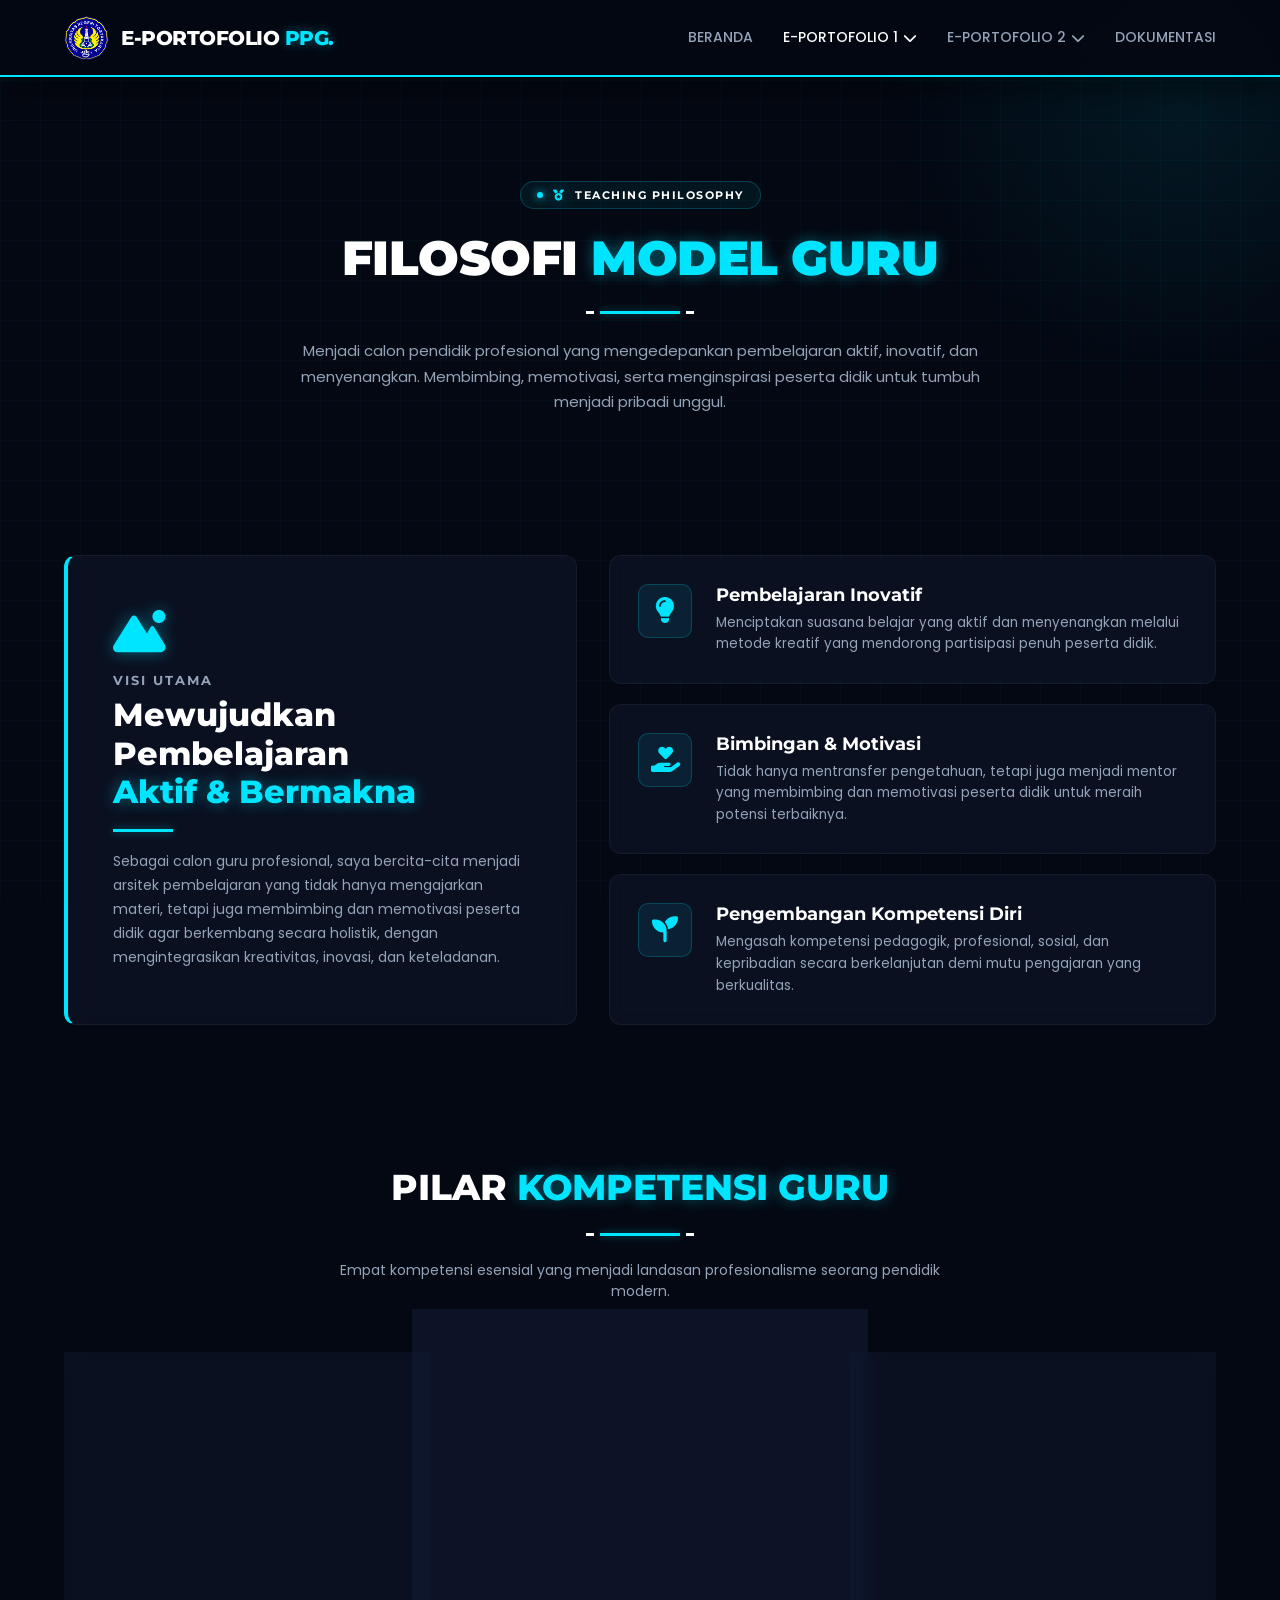
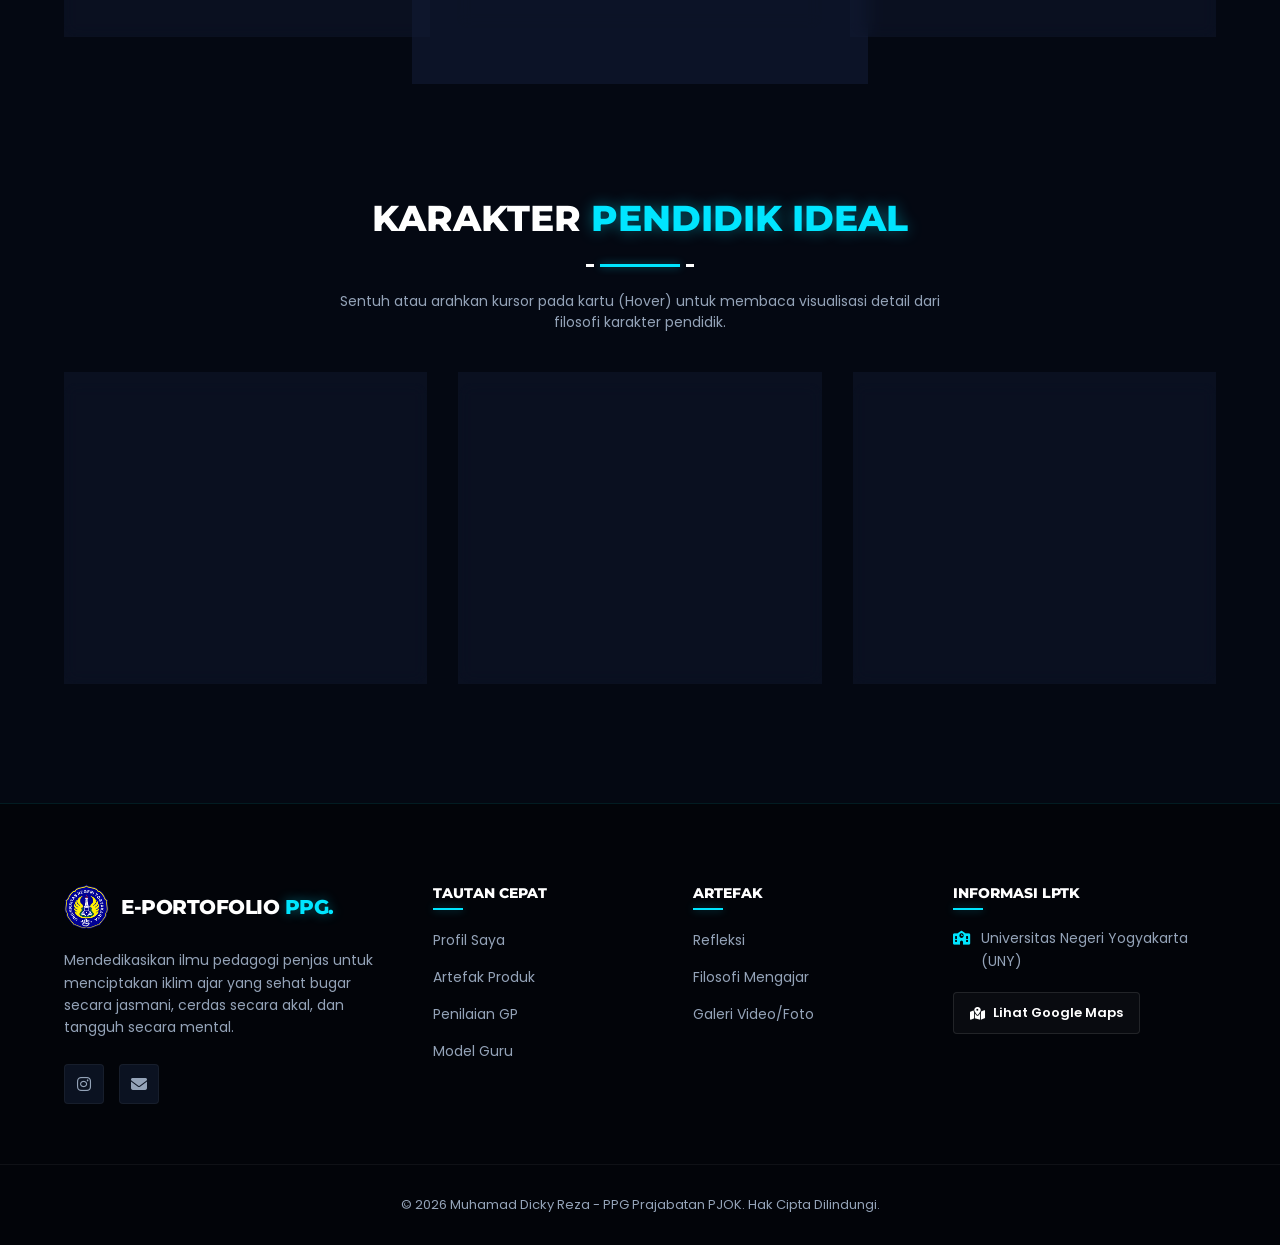
<file: modelguru.html>
<!doctype html>
<html lang="id">
  <head>
    <meta charset="UTF-8" />
    <meta name="viewport" content="width=device-width, initial-scale=1.0" />
    <title>Model Guru | E-Portofolio PPG PJOK</title>
    <link href="https://fonts.googleapis.com/css2?family=Montserrat:ital,wght@0,700;0,800;0,900;1,900&family=Poppins:wght@300;400;500;600;700;800&display=swap" rel="stylesheet" />
    <link rel="stylesheet" href="https://cdnjs.cloudflare.com/ajax/libs/font-awesome/6.4.0/css/all.min.css" />
    <link rel="stylesheet" href="CSS/modelguru.css" />
  </head>
  <body>
    <div class="cyber-grid-bg"></div>
    <div class="glowing-laser-orb"></div>

    <header class="navbar">
      <div class="container nav-container">
        <a href="index.html" class="nav-left">
          <img src="logo.png" alt="Logo Universitas" class="univ-logo-img" />
          <span class="brand-name"> E-Portofolio <span class="highlight">PPG.</span> </span>
        </a>

        <input type="checkbox" id="nav-toggle" class="nav-toggle" />
        <label for="nav-toggle" class="hamburger">
          <span class="bar"></span>
          <span class="bar"></span>
          <span class="bar"></span>
        </label>

        <nav class="nav-links">
          <a href="index.html">Beranda</a>

          <div class="dropdown">
            <button class="dropbtn" style="color: var(--text-main)">E-Portofolio 1 <i class="fa-solid fa-chevron-down"></i></button>
            <div class="dropdown-content">
              <a href="profile.html"><i class="fa-solid fa-magnifying-glass"></i> Profile</a>
              <a href="artefak.html"><i class="fa-solid fa-book-bookmark"></i> Artefak Produk</a>
              <a href="penilaian.html"><i class="fa-solid fa-file-signature"></i> Penilaian GP</a>
              <a href="modelguru.html" style="color: var(--text-main); background-color: rgba(0, 229, 255, 0.1); border-left: 3px solid var(--accent-color); padding-left: 22px"> <i class="fa-solid fa-camera"></i> Model Guru </a>
            </div>
          </div>

          <div class="dropdown">
            <button class="dropbtn">E-Portofolio 2 <i class="fa-solid fa-chevron-down"></i></button>
            <div class="dropdown-content">
              <a href="refleksi.html"><i class="fa-solid fa-magnifying-glass"></i> Refleksi Akhir</a>
              <a href="filosofi.html"><i class="fa-solid fa-book-bookmark"></i> Filosofi Mengajar</a>
            </div>
          </div>
          <a href="dokumentasi.html">Dokumentasi</a>
        </nav>
      </div>
    </header>

    <main class="model-main">
      <section class="hero-model">
        <div class="container text-center">
          <div class="badge-tech fade-in-up">
            <span class="live-pulse-cyan"></span>
            <i class="fa-solid fa-medal text-accent"></i> TEACHING PHILOSOPHY
          </div>
          <h1 class="hero-title fade-in-up delay-1">Filosofi <span class="text-accent">Model Guru</span></h1>
          <div class="hud-line-center fade-in-up delay-1"></div>
          <p class="hero-desc fade-in-up delay-2">
            Menjadi calon pendidik profesional yang mengedepankan pembelajaran aktif, inovatif, dan menyenangkan. Membimbing, memotivasi, serta menginspirasi peserta didik untuk tumbuh menjadi pribadi unggul.
          </p>
        </div>
      </section>

      <section class="visi-misi-section reveal">
        <div class="container">
          <div class="visi-misi-layout">
            <div class="visi-panel glass-card">
              <div class="visi-icon">
                <i class="fa-solid fa-mountain-sun"></i>
              </div>
              <h3>VISI UTAMA</h3>
              <h2>Mewujudkan Pembelajaran <br /><span class="text-accent">Aktif & Bermakna</span></h2>
              <div class="hud-line-left"></div>
              <p>
                Sebagai calon guru profesional, saya bercita-cita menjadi arsitek pembelajaran yang tidak hanya mengajarkan materi, tetapi juga membimbing dan memotivasi peserta didik agar berkembang secara holistik, dengan mengintegrasikan
                kreativitas, inovasi, dan keteladanan.
              </p>
            </div>

            <div class="misi-grid">
              <div class="misi-card glass-card">
                <div class="m-icon">
                  <i class="fa-solid fa-lightbulb"></i>
                </div>
                <div class="misi-info">
                  <h4>Pembelajaran Inovatif</h4>
                  <p>Menciptakan suasana belajar yang aktif dan menyenangkan melalui metode kreatif yang mendorong partisipasi penuh peserta didik.</p>
                </div>
              </div>

              <div class="misi-card glass-card">
                <div class="m-icon">
                  <i class="fa-solid fa-hand-holding-heart"></i>
                </div>
                <div class="misi-info">
                  <h4>Bimbingan & Motivasi</h4>
                  <p>Tidak hanya mentransfer pengetahuan, tetapi juga menjadi mentor yang membimbing dan memotivasi peserta didik untuk meraih potensi terbaiknya.</p>
                </div>
              </div>

              <div class="misi-card glass-card">
                <div class="m-icon">
                  <i class="fa-solid fa-seedling"></i>
                </div>
                <div class="misi-info">
                  <h4>Pengembangan Kompetensi Diri</h4>
                  <p>Mengasah kompetensi pedagogik, profesional, sosial, dan kepribadian secara berkelanjutan demi mutu pengajaran yang berkualitas.</p>
                </div>
              </div>
            </div>
          </div>
        </div>
      </section>

      <section class="competency-section reveal">
        <div class="container">
          <div class="section-title-box text-center">
            <h2>Pilar <span class="text-accent">Kompetensi Guru</span></h2>
            <div class="hud-line-center"></div>
            <p>Empat kompetensi esensial yang menjadi landasan profesionalisme seorang pendidik modern.</p>
          </div>

          <div class="competency-grid">
            <div class="comp-card glass-card">
              <div class="comp-icon">
                <i class="fa-solid fa-chalkboard-teacher"></i>
              </div>
              <h3>Pedagogik Kreatif</h3>
              <p>Menciptakan pembelajaran aktif dan menyenangkan dengan metode yang inovatif, mengelola kelas yang dinamis, dan menyesuaikan pendekatan sesuai kebutuhan peserta didik.</p>
            </div>

            <div class="comp-card glass-card highlight-card">
              <div class="comp-icon">
                <i class="fa-solid fa-book-open"></i>
              </div>
              <h3>Profesional Berkelanjutan</h3>
              <p>Menguasai materi secara mendalam, memanfaatkan teknologi, serta terus belajar dan berefleksi untuk meningkatkan kualitas pengajaran.</p>
            </div>

            <div class="comp-card glass-card">
              <div class="comp-icon">
                <i class="fa-solid fa-user-check"></i>
              </div>
              <h3>Sosial & Kepribadian</h3>
              <p>Menjadi sosok guru yang sabar, disiplin, komunikatif, dan mampu menjadi teladan dalam membimbing serta memotivasi peserta didik.</p>
            </div>
          </div>
        </div>
      </section>

      <section class="character-section reveal">
        <div class="container">
          <div class="section-title-box text-center">
            <h2>Karakter <span class="text-accent">Pendidik Ideal</span></h2>
            <div class="hud-line-center"></div>
            <p>Sentuh atau arahkan kursor pada kartu (Hover) untuk membaca visualisasi detail dari filosofi karakter pendidik.</p>
          </div>

          <div class="flip-grid">
            <div class="flip-card">
              <div class="flip-inner">
                <div class="flip-front glass-card">
                  <div class="front-accent-bar"></div>
                  <i class="fa-solid fa-lightbulb character-main-icon"></i>
                  <h4>Aktif & Inovatif</h4>
                  <span class="flip-hint"><i class="fa-solid fa-hand-pointer"></i> HOVER CARD</span>
                </div>
                <div class="flip-back">
                  <i class="fa-solid fa-rocket"></i>
                  <h4>Aktif & Inovatif</h4>
                  <p>Selalu bersemangat menciptakan suasana belajar yang segar, kreatif, dan tidak monoton. Mampu beradaptasi dengan perubahan kurikulum dan teknologi.</p>
                </div>
              </div>
            </div>

            <div class="flip-card">
              <div class="flip-inner">
                <div class="flip-front glass-card">
                  <div class="front-accent-bar"></div>
                  <i class="fa-solid fa-hand-holding-heart character-main-icon"></i>
                  <h4>Sabar & Disiplin</h4>
                  <span class="flip-hint"><i class="fa-solid fa-hand-pointer"></i> HOVER CARD</span>
                </div>
                <div class="flip-back">
                  <i class="fa-solid fa-hand-holding-heart"></i>
                  <h4>Sabar & Disiplin</h4>
                  <p>Menghadapi setiap peserta didik dengan penuh kesabaran, menegakkan kedisiplinan positif, dan konsisten dalam menjalankan tanggung jawab.</p>
                </div>
              </div>
            </div>

            <div class="flip-card">
              <div class="flip-inner">
                <div class="flip-front glass-card">
                  <div class="front-accent-bar"></div>
                  <i class="fa-solid fa-brain character-main-icon"></i>
                  <h4>Reflektif & Inspiratif</h4>
                  <span class="flip-hint"><i class="fa-solid fa-hand-pointer"></i> HOVER CARD</span>
                </div>
                <div class="flip-back">
                  <i class="fa-solid fa-brain"></i>
                  <h4>Reflektif & Inspiratif</h4>
                  <p>Melakukan refleksi setiap usai pembelajaran untuk terus bertumbuh, serta menjadi sumber inspirasi yang mendorong peserta didik menggapai potensi terbaiknya.</p>
                </div>
              </div>
            </div>
          </div>
        </div>
      </section>
    </main>

    <footer class="footer">
      <div class="container footer-grid">
        <div class="footer-about">
          <a href="index.html" class="nav-left" style="margin-bottom: 20px">
            <img src="logo.png" alt="Logo Universitas" class="univ-logo-img" />
            <span class="brand-name"> E-Portofolio <span class="highlight">PPG.</span> </span>
          </a>
          <p>Mendedikasikan ilmu pedagogi penjas untuk menciptakan iklim ajar yang sehat bugar secara jasmani, cerdas secara akal, dan tangguh secara mental.</p>
          <div class="social-icons">
            <a href="https://www.instagram.com/dickyrezaa_/" target="_blank"><i class="fa-brands fa-instagram"></i></a>
            <a href="mailto:dickyreza03@gmail.com"><i class="fa-solid fa-envelope"></i></a>
          </div>
        </div>

        <div class="footer-links">
          <h3>Tautan Cepat</h3>
          <ul>
            <li><a href="profile.html">Profil Saya</a></li>
            <li><a href="artefak.html">Artefak Produk</a></li>
            <li><a href="penilaian.html">Penilaian GP</a></li>
            <li><a href="modelguru.html">Model Guru</a></li>
          </ul>
        </div>

        <div class="footer-links">
          <h3>Artefak</h3>
          <ul>
            <li><a href="refleksi.html">Refleksi</a></li>
            <li><a href="filosofi.html">Filosofi Mengajar</a></li>
            <li><a href="dokumentasi.html">Galeri Video/Foto</a></li>
          </ul>
        </div>

        <div class="footer-contact">
          <h3>Informasi LPTK</h3>
          <p><i class="fa-solid fa-school"></i> Universitas Negeri Yogyakarta (UNY)</p>
          <a href="https://maps.google.com" target="_blank" class="maps-link"> <i class="fa-solid fa-map-location-dot"></i> Lihat Google Maps </a>
        </div>
      </div>
      <div class="footer-bottom">
        <p>© 2026 Muhamad Dicky Reza - PPG Prajabatan PJOK. Hak Cipta Dilindungi.</p>
      </div>
    </footer>

    <script>
      // Scroll Reveal Engine
      function revealEngine() {
        const reveals = document.querySelectorAll(".reveal");
        const windowHeight = window.innerHeight;
        for (let i = 0; i < reveals.length; i++) {
          let elementTop = reveals[i].getBoundingClientRect().top;
          let elementVisible = 100;
          if (elementTop < windowHeight - elementVisible) {
            reveals[i].classList.add("active");
          }
        }
      }
      window.addEventListener("scroll", revealEngine);
      revealEngine();
    </script>
  </body>
</html>
</file>
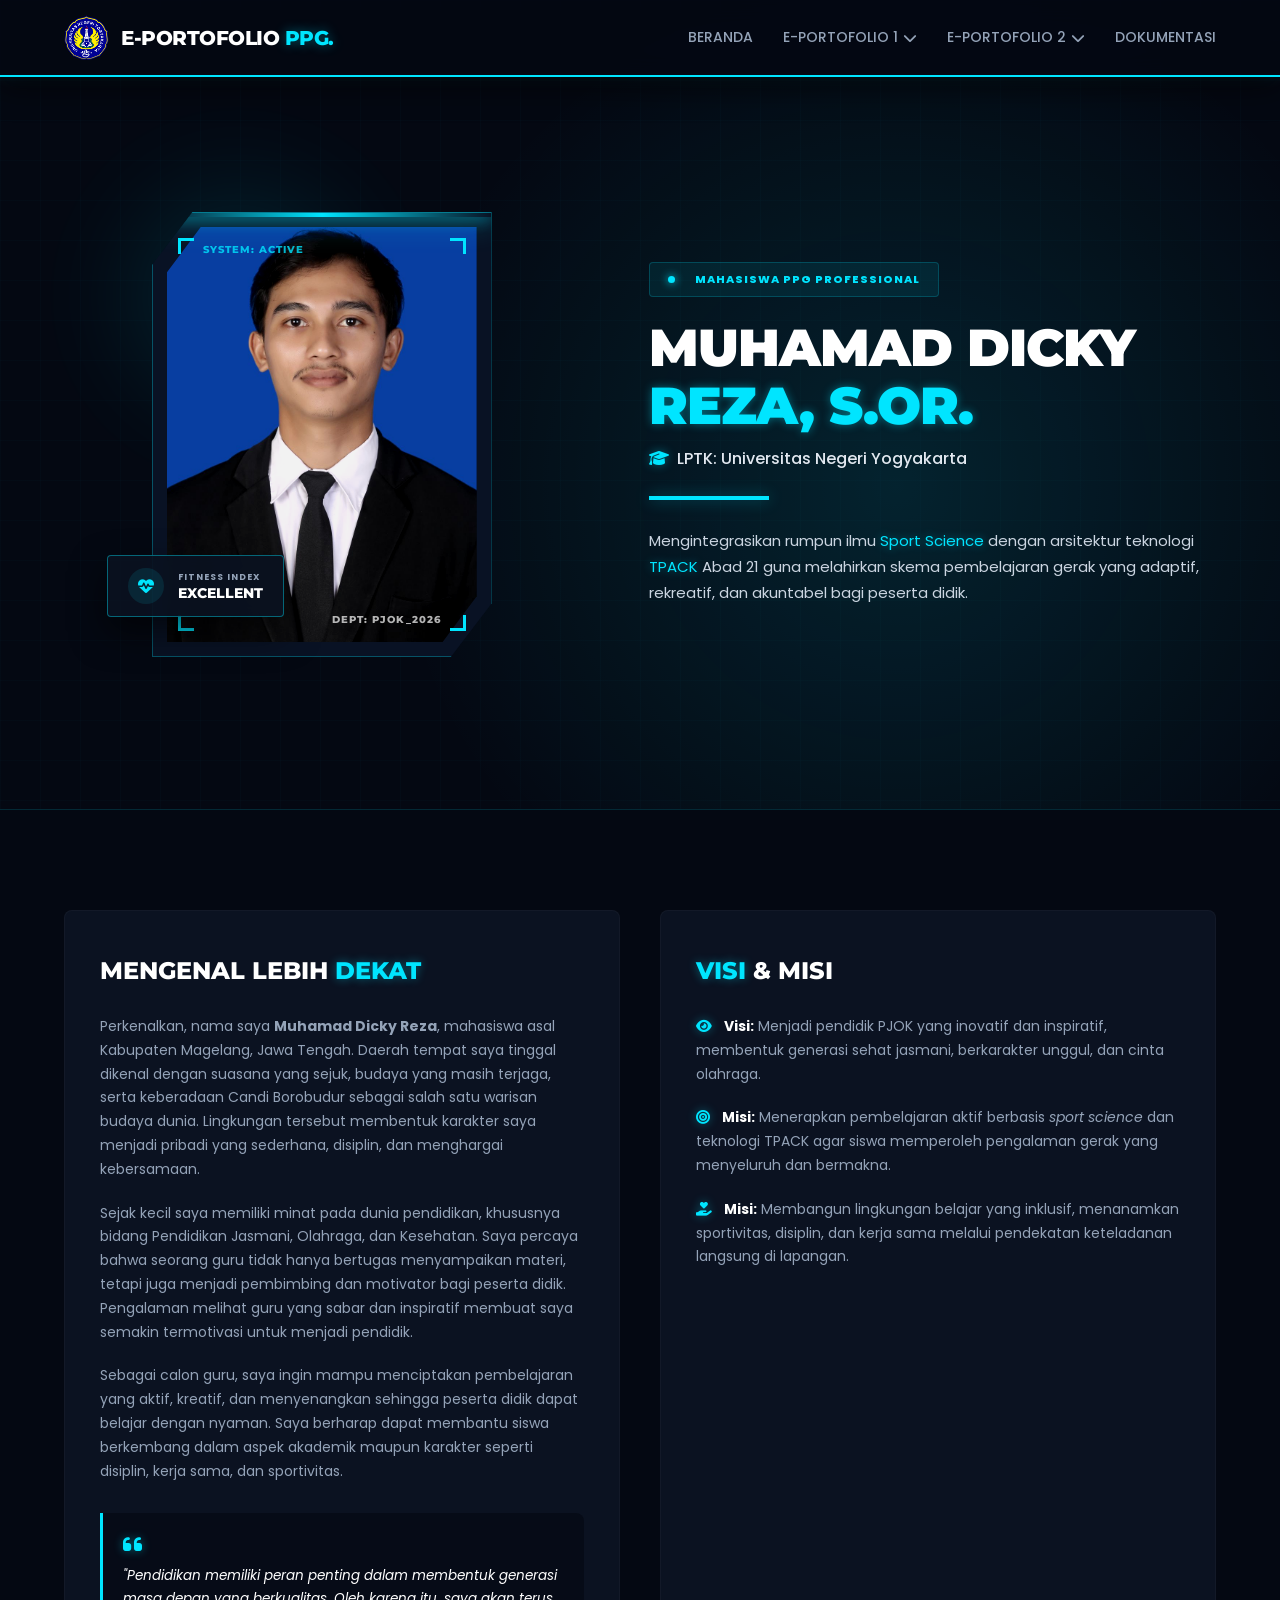
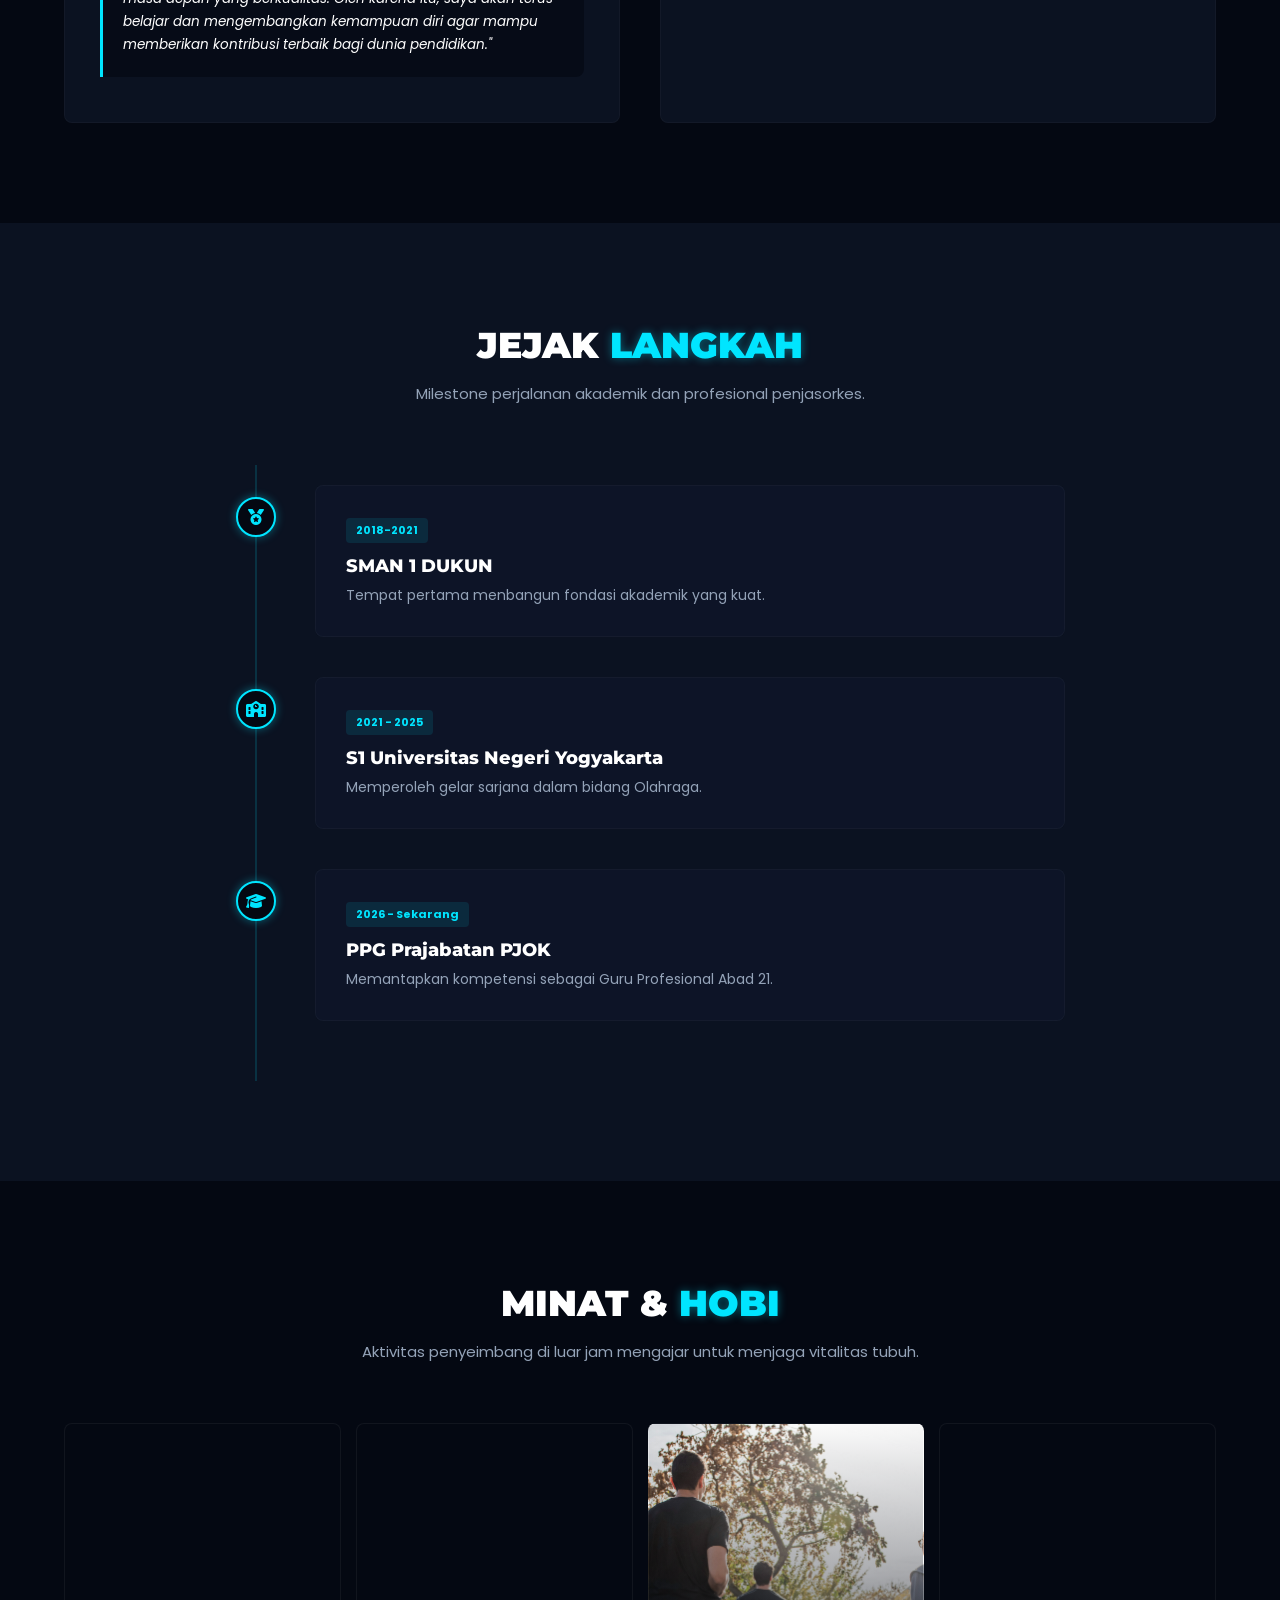
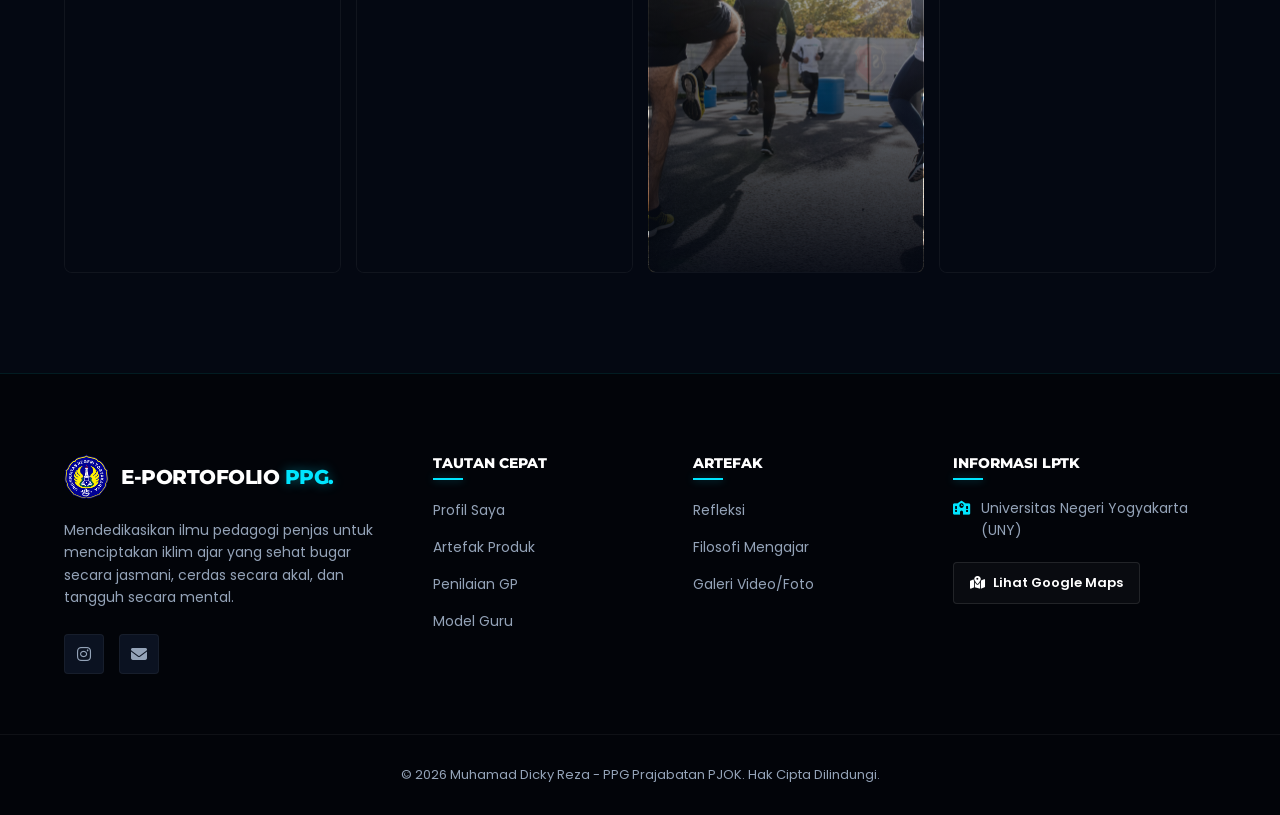
<file: profile.html>
<!doctype html>
<html lang="id">
  <head>
    <meta charset="UTF-8" />
    <meta name="viewport" content="width=device-width, initial-scale=1.0" />
    <title>Profil | E-Portofolio PPG Calon Guru</title>
    <link href="https://fonts.googleapis.com/css2?family=Montserrat:ital,wght@0,700;0,800;0,900;1,900&family=Poppins:wght@300;400;500;600;700;800&display=swap" rel="stylesheet" />
    <link rel="stylesheet" href="https://cdnjs.cloudflare.com/ajax/libs/font-awesome/6.4.0/css/all.min.css" />
    <link rel="stylesheet" href="CSS/profile.css" />
  </head>
  <body>
    <header class="navbar">
      <div class="container nav-container">
        <a href="index.html" class="nav-left">
          <img src="logo.png" alt="Logo Universitas" class="univ-logo-img" />
          <span class="brand-name"> E-Portofolio <span class="highlight">PPG.</span> </span>
        </a>

        <input type="checkbox" id="nav-toggle" class="nav-toggle" />
        <label for="nav-toggle" class="hamburger">
          <span class="bar"></span>
          <span class="bar"></span>
          <span class="bar"></span>
        </label>

        <nav class="nav-links">
          <a href="index.html">Beranda</a>

          <div class="dropdown">
            <button class="dropbtn" tabindex="0">E-Portofolio 1 <i class="fa-solid fa-chevron-down"></i></button>
            <div class="dropdown-content">
              <a href="profile.html" style="color: var(--text-main); background-color: rgba(0, 229, 255, 0.1); border-left: 3px solid var(--accent-color); padding-left: 22px"><i class="fa-solid fa-magnifying-glass"></i> Profile</a>
              <a href="artefak.html"><i class="fa-solid fa-book-bookmark"></i> Artefak Produk</a>
              <a href="penilaian.html"><i class="fa-solid fa-file-signature"></i> Penilaian GP</a>
              <a href="modelguru.html"><i class="fa-solid fa-camera"></i> Model Guru</a>
            </div>
          </div>

          <div class="dropdown">
            <button class="dropbtn" tabindex="0">E-Portofolio 2 <i class="fa-solid fa-chevron-down"></i></button>
            <div class="dropdown-content">
              <a href="refleksi.html"><i class="fa-solid fa-magnifying-glass"></i> Refleksi Akhir</a>
              <a href="filosofi.html"><i class="fa-solid fa-book-bookmark"></i> Filosofi Mengajar</a>
            </div>
          </div>

          <a href="dokumentasi.html">Dokumentasi</a>
        </nav>
      </div>
    </header>

    <main>
      <!-- HERO SECTION (tetap sama) -->
      <section class="profile-hero-section">
        <div class="cyber-grid-overlay"></div>
        <div class="glowing-orb"></div>

        <div class="container profile-hero-container">
          <div class="hero-image-side fade-in-up">
            <div class="athlete-tactical-card">
              <div class="laser-scanner"></div>
              <div class="hud-bracket tl"></div>
              <div class="hud-bracket tr"></div>
              <div class="hud-bracket bl"></div>
              <div class="hud-bracket br"></div>
              <div class="image-inner">
                <img src="IMG/foto profil.jpeg" alt="Muhamad Dicky Reza" />
              </div>
              <div class="card-status-tag">SYSTEM: ACTIVE</div>
              <div class="card-dept-tag">DEPT: PJOK_2026</div>
            </div>
            <div class="floating-hud-badge">
              <div class="badge-icon"><i class="fa-solid fa-heart-pulse"></i></div>
              <div class="badge-info">
                <span>FITNESS INDEX</span>
                <strong>EXCELLENT</strong>
              </div>
            </div>
          </div>

          <div class="profile-meta-text fade-in-up delay-1">
            <div class="role-tag">
              <span class="live-pulse"></span>
              <i class="fa-solid fa-whistle"></i> MAHASISWA PPG PROFESSIONAL
            </div>
            <h1 class="glitch-text">Muhamad Dicky <br /><span class="text-accent">Reza, S.Or.</span></h1>
            <p class="institution"><i class="fa-solid fa-graduation-cap text-accent"></i> LPTK: Universitas Negeri Yogyakarta</p>
            <div class="hud-accent-bar"></div>
            <p class="short-intel">
              Mengintegrasikan rumpun ilmu
              <span class="text-accent">Sport Science</span> dengan arsitektur teknologi <span class="text-accent">TPACK</span> Abad 21 guna melahirkan skema pembelajaran gerak yang adaptif, rekreatif, dan akuntabel bagi peserta didik.
            </p>
          </div>
        </div>
      </section>

      <!-- BIO & VISI MISI SECTION -->
      <section class="bio-stats-section">
        <div class="container bio-stats-grid">
          <!-- BIO CARD DENGAN KONTEN PERKENALAN -->
          <div class="bio-card tab-glow">
            <h2>Mengenal Lebih <span class="text-accent">Dekat</span></h2>
            <p>
              Perkenalkan, nama saya <strong>Muhamad Dicky Reza</strong>, mahasiswa asal Kabupaten Magelang, Jawa Tengah. Daerah tempat saya tinggal dikenal dengan suasana yang sejuk, budaya yang masih terjaga, serta keberadaan Candi
              Borobudur sebagai salah satu warisan budaya dunia. Lingkungan tersebut membentuk karakter saya menjadi pribadi yang sederhana, disiplin, dan menghargai kebersamaan.
            </p>
            <p>
              Sejak kecil saya memiliki minat pada dunia pendidikan, khususnya bidang Pendidikan Jasmani, Olahraga, dan Kesehatan. Saya percaya bahwa seorang guru tidak hanya bertugas menyampaikan materi, tetapi juga menjadi pembimbing dan
              motivator bagi peserta didik. Pengalaman melihat guru yang sabar dan inspiratif membuat saya semakin termotivasi untuk menjadi pendidik.
            </p>
            <p>
              Sebagai calon guru, saya ingin mampu menciptakan pembelajaran yang aktif, kreatif, dan menyenangkan sehingga peserta didik dapat belajar dengan nyaman. Saya berharap dapat membantu siswa berkembang dalam aspek akademik maupun
              karakter seperti disiplin, kerja sama, dan sportivitas.
            </p>
            <div class="quote-box">
              <i class="fa-solid fa-quote-left text-accent"></i>
              <p>
                "Pendidikan memiliki peran penting dalam membentuk generasi masa depan yang berkualitas. Oleh karena itu, saya akan terus belajar dan mengembangkan kemampuan diri agar mampu memberikan kontribusi terbaik bagi dunia
                pendidikan."
              </p>
            </div>
          </div>

          <!-- VISI & MISI CARD (PENGGANTI STATS) -->
          <div class="stats-card tab-glow">
            <h2><span class="text-accent">Visi</span> & Misi</h2>
            <p style="margin-bottom: 20px; color: var(--text-muted); font-size: 14px; line-height: 1.7">
              <i class="fa-solid fa-eye text-accent" style="margin-right: 8px"></i>
              <strong style="color: #fff">Visi:</strong> Menjadi pendidik PJOK yang inovatif dan inspiratif, membentuk generasi sehat jasmani, berkarakter unggul, dan cinta olahraga.
            </p>
            <p style="margin-bottom: 20px; color: var(--text-muted); font-size: 14px; line-height: 1.7">
              <i class="fa-solid fa-bullseye text-accent" style="margin-right: 8px"></i>
              <strong style="color: #fff">Misi:</strong> Menerapkan pembelajaran aktif berbasis <i>sport science</i> dan teknologi TPACK agar siswa memperoleh pengalaman gerak yang menyeluruh dan bermakna.
            </p>
            <p style="color: var(--text-muted); font-size: 14px; line-height: 1.7">
              <i class="fa-solid fa-hand-holding-heart text-accent" style="margin-right: 8px"></i>
              <strong style="color: #fff">Misi:</strong> Membangun lingkungan belajar yang inklusif, menanamkan sportivitas, disiplin, dan kerja sama melalui pendekatan keteladanan langsung di lapangan.
            </p>
          </div>
        </div>
      </section>

      <!-- MILESTONE & HOBBIES SECTIONS (TETAP) -->
      <section class="milestone-section">
        <div class="container">
          <div class="section-title">
            <h2>Jejak <span class="text-accent">Langkah</span></h2>
            <p>Milestone perjalanan akademik dan profesional penjasorkes.</p>
          </div>
          <div class="milestone-track-container">
            <div class="milestone-line"></div>
            <div class="milestone-item">
              <div class="milestone-dot"><i class="fa-solid fa-medal"></i></div>
              <div class="milestone-content glass-card">
                <span class="year-tag">2018-2021</span>
                <h3>SMAN 1 DUKUN</h3>
                <p>Tempat pertama menbangun fondasi akademik yang kuat.</p>
              </div>
            </div>
            <div class="milestone-item">
              <div class="milestone-dot"><i class="fa-solid fa-school"></i></div>
              <div class="milestone-content glass-card">
                <span class="year-tag">2021 - 2025</span>
                <h3>S1 Universitas Negeri Yogyakarta</h3>
                <p>Memperoleh gelar sarjana dalam bidang Olahraga.</p>
              </div>
            </div>
            <div class="milestone-item">
              <div class="milestone-dot"><i class="fa-solid fa-graduation-cap"></i></div>
              <div class="milestone-content glass-card">
                <span class="year-tag">2026 - Sekarang</span>
                <h3>PPG Prajabatan PJOK</h3>
                <p>Memantapkan kompetensi sebagai Guru Profesional Abad 21.</p>
              </div>
            </div>
          </div>
        </div>
      </section>

      <section class="hobbies-section">
        <div class="container">
          <div class="section-title">
            <h2>Minat & <span class="text-accent">Hobi</span></h2>
            <p>Aktivitas penyeimbang di luar jam mengajar untuk menjaga vitalitas tubuh.</p>
          </div>
          <div class="expanding-gallery">
            <div class="panel" style="background-image: url(&quot;https://images.unsplash.com/photo-1546519638-68e109498ffc?auto=format&fit=crop&w=800&q=80&quot;)">
              <div class="panel-content">
                <div class="panel-icon"><i class="fa-solid fa-basketball"></i></div>
                <h3>Bola Basket</h3>
                <p>Melatih kerja sama tim dan insting taktis lapangan.</p>
              </div>
            </div>
            <div class="panel" style="background-image: url(&quot;https://images.unsplash.com/photo-1530549387789-4c1017266635?auto=format&fit=crop&w=800&q=80&quot;)">
              <div class="panel-content">
                <div class="panel-icon"><i class="fa-solid fa-person-swimming"></i></div>
                <h3>Renang</h3>
                <p>Menjaga kapasitas kardiorespiratori dan kebugaran statis.</p>
              </div>
            </div>
            <div class="panel" style="background-image: url(/IMG/outdoor.jpg)">
              <div class="panel-content">
                <div class="panel-icon"><i class="fa-solid fa-campground"></i></div>
                <h3>Aktivitas Outdoor</h3>
                <p>Mendaki dan menyatu dengan alam untuk ketahanan mental.</p>
              </div>
            </div>
            <div class="panel" style="background-image: url(&quot;https://images.unsplash.com/photo-1517836357463-d25dfeac3438?auto=format&fit=crop&w=800&q=80&quot;)">
              <div class="panel-content">
                <div class="panel-icon"><i class="fa-solid fa-dumbbell"></i></div>
                <h3>Fitness</h3>
                <p>Menjaga rasio massa otot dan kebugaran fisik harian.</p>
              </div>
            </div>
          </div>
        </div>
      </section>
    </main>

    <footer class="footer">
      <div class="container footer-grid">
        <div class="footer-about">
          <a href="index.html" class="nav-left" style="margin-bottom: 20px">
            <img src="logo.png" alt="Logo Universitas" class="univ-logo-img" />
            <span class="brand-name"> E-Portofolio <span class="highlight">PPG.</span> </span>
          </a>
          <p>Mendedikasikan ilmu pedagogi penjas untuk menciptakan iklim ajar yang sehat bugar secara jasmani, cerdas secara akal, dan tangguh secara mental.</p>
          <div class="social-icons">
            <a href="https://www.instagram.com/dickyrezaa_/" target="_blank"><i class="fa-brands fa-instagram"></i></a>
            <a href="mailto:dickyreza03@gmail.com"><i class="fa-solid fa-envelope"></i></a>
          </div>
        </div>

        <div class="footer-links">
          <h3>Tautan Cepat</h3>
          <ul>
            <li><a href="profile.html">Profil Saya</a></li>
            <li><a href="artefak.html">Artefak Produk</a></li>
            <li><a href="penilaian.html">Penilaian GP</a></li>
            <li><a href="modelguru.html">Model Guru</a></li>
          </ul>
        </div>

        <div class="footer-links">
          <h3>Artefak</h3>
          <ul>
            <li><a href="refleksi.html">Refleksi</a></li>
            <li><a href="filosofi.html">Filosofi Mengajar</a></li>
            <li><a href="dokumentasi.html">Galeri Video/Foto</a></li>
          </ul>
        </div>

        <div class="footer-contact">
          <h3>Informasi LPTK</h3>
          <p><i class="fa-solid fa-school"></i> Universitas Negeri Yogyakarta (UNY)</p>
          <a href="https://maps.google.com" target="_blank" class="maps-link"> <i class="fa-solid fa-map-location-dot"></i> Lihat Google Maps </a>
        </div>
      </div>
      <div class="footer-bottom">
        <p>© 2026 Muhamad Dicky Reza - PPG Prajabatan PJOK. Hak Cipta Dilindungi.</p>
      </div>
    </footer>
  </body>
  <script>
    // Mesin Scroll Reveal Animasi
    function revealEngine() {
      const reveals = document.querySelectorAll(".reveal, .fade-in-up");
      const windowHeight = window.innerHeight;
      for (let i = 0; i < reveals.length; i++) {
        let elementTop = reveals[i].getBoundingClientRect().top;
        let elementVisible = 100;
        if (elementTop < windowHeight - elementVisible) {
          reveals[i].classList.add("active");
        }
      }
    }
    window.addEventListener("scroll", revealEngine);
    revealEngine();
  </script>
</html>
</file>
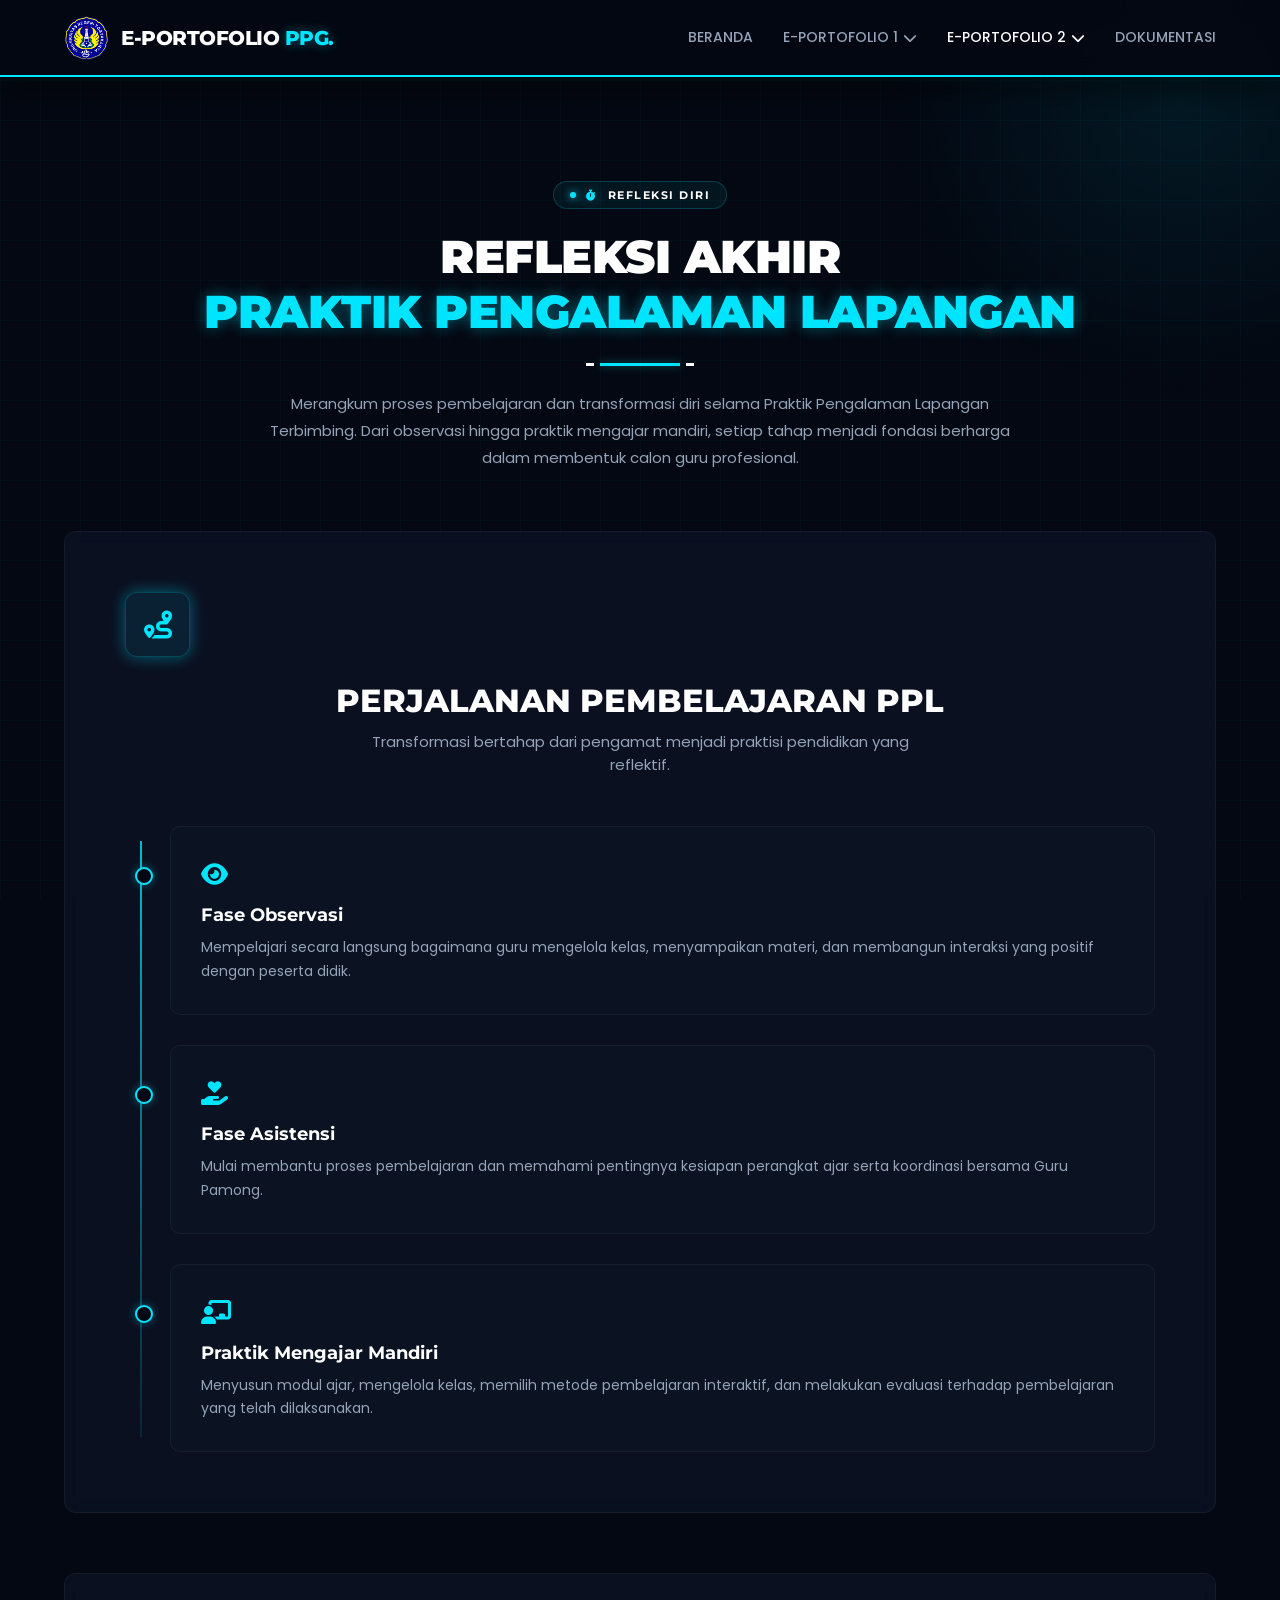
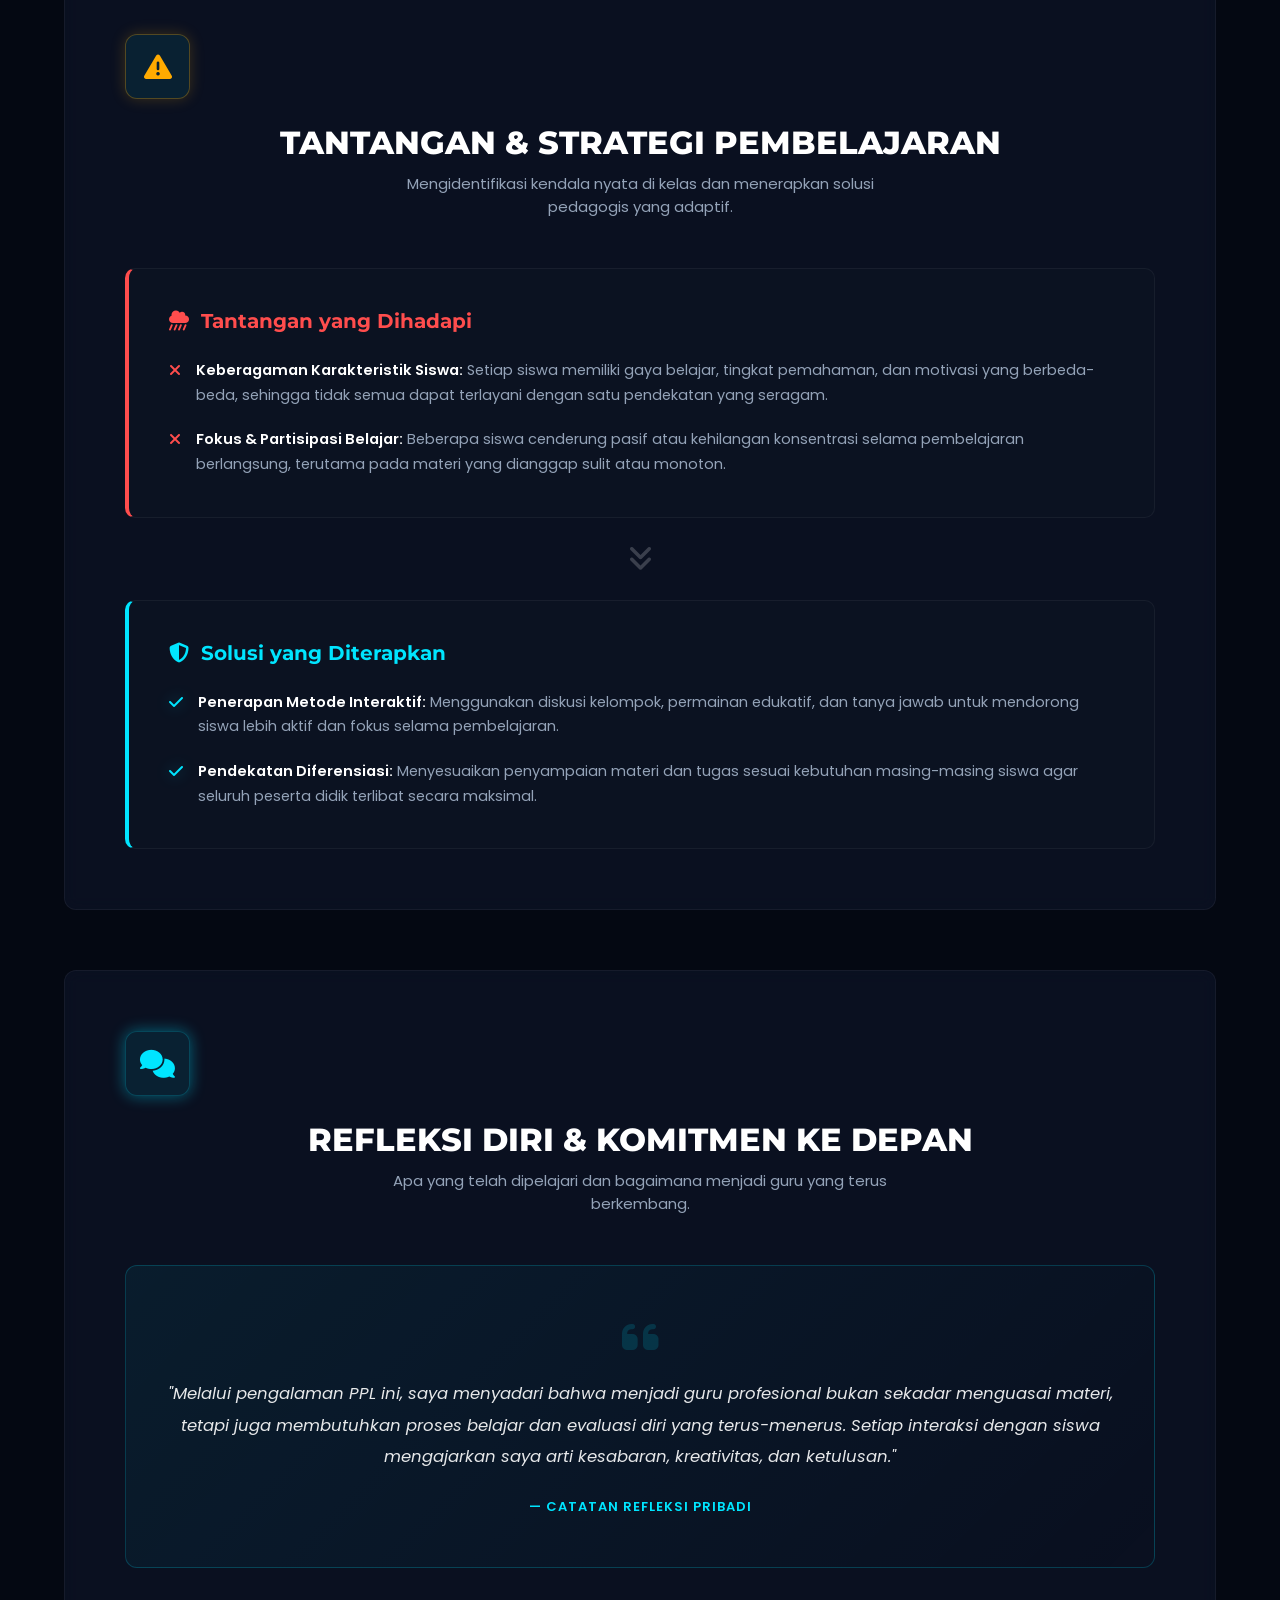
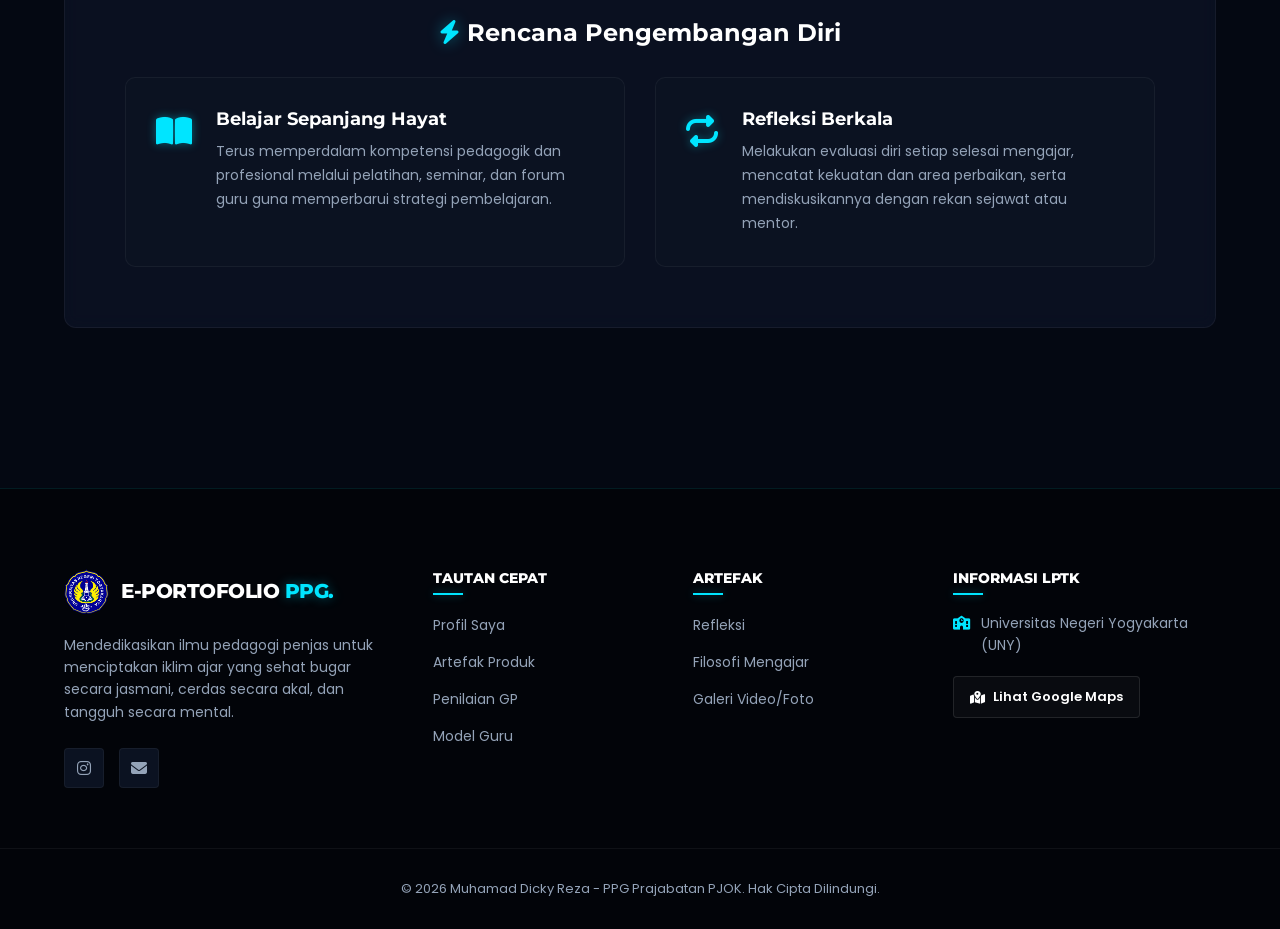
<file: refleksi.html>
<!doctype html>
<html lang="id">
  <head>
    <meta charset="UTF-8" />
    <meta name="viewport" content="width=device-width, initial-scale=1.0" />
    <title>Refleksi Akhir PPL | E-Portofolio PPG Calon Guru</title>
    <link href="https://fonts.googleapis.com/css2?family=Montserrat:ital,wght@0,700;0,800;0,900;1,900&family=Poppins:wght@300;400;500;600;700;800&display=swap" rel="stylesheet" />
    <link rel="stylesheet" href="https://cdnjs.cloudflare.com/ajax/libs/font-awesome/6.4.0/css/all.min.css" />
    <link rel="stylesheet" href="CSS/refleksi.css" />
    <link rel="shortcut icon" href="logo.png" type="image/x-icon" />
  </head>
  <body>
    <div class="cyber-grid-bg"></div>
    <div class="glowing-laser-orb"></div>

    <header class="navbar">
      <div class="container nav-container">
        <a href="index.html" class="nav-left">
          <img src="logo.png" alt="Logo Universitas" class="univ-logo-img" />
          <span class="brand-name"> E-Portofolio <span class="highlight">PPG.</span> </span>
        </a>

        <input type="checkbox" id="nav-toggle" class="nav-toggle" />
        <label for="nav-toggle" class="hamburger">
          <span class="bar"></span>
          <span class="bar"></span>
          <span class="bar"></span>
        </label>

        <nav class="nav-links">
          <a href="index.html">Beranda</a>

          <div class="dropdown">
            <button class="dropbtn">E-Portofolio 1 <i class="fa-solid fa-chevron-down"></i></button>
            <div class="dropdown-content">
              <a href="profile.html"><i class="fa-solid fa-magnifying-glass"></i> Profile</a>
              <a href="artefak.html"><i class="fa-solid fa-book-bookmark"></i> Artefak Produk</a>
              <a href="penilaian.html"><i class="fa-solid fa-file-signature"></i> Penilaian GP</a>
              <a href="modelguru.html"><i class="fa-solid fa-camera"></i> Model Guru</a>
            </div>
          </div>

          <div class="dropdown">
            <button class="dropbtn" style="color: var(--text-main)">E-Portofolio 2 <i class="fa-solid fa-chevron-down"></i></button>
            <div class="dropdown-content">
              <a href="refleksi.html" style="color: var(--text-main); background-color: rgba(0, 229, 255, 0.1); border-left: 3px solid var(--accent-color); padding-left: 22px">
                <i class="fa-solid fa-magnifying-glass"></i> Refleksi Akhir
              </a>
              <a href="filosofi.html"><i class="fa-solid fa-book-bookmark"></i> Filosofi Mengajar</a>
            </div>
          </div>

          <a href="dokumentasi.html">Dokumentasi</a>
        </nav>
      </div>
    </header>

    <main class="refleksi-main">
      <section class="hero-refleksi">
        <div class="container text-center">
          <div class="badge-tech fade-in-up">
            <span class="live-pulse-cyan"></span>
            <i class="fa-solid fa-stopwatch text-accent"></i> REFLEKSI DIRI
          </div>
          <h1 class="hero-title fade-in-up delay-1">Refleksi Akhir <br /><span class="text-accent">Praktik Pengalaman Lapangan</span></h1>
          <div class="hud-line-center fade-in-up delay-1"></div>
          <p class="hero-desc fade-in-up delay-2">
            Merangkum proses pembelajaran dan transformasi diri selama Praktik Pengalaman Lapangan Terbimbing. Dari observasi hingga praktik mengajar mandiri, setiap tahap menjadi fondasi berharga dalam membentuk calon guru profesional.
          </p>
        </div>
      </section>

      <section class="content-refleksi">
        <div class="container">
          <!-- Blok 1: Alur Evolusi Pembelajaran PPL -->
          <div class="glass-card full-block reveal">
            <div class="block-header text-center">
              <div class="cyber-icon-box mx-auto">
                <i class="fa-solid fa-route"></i>
              </div>
              <h2 class="card-headline">Perjalanan Pembelajaran PPL</h2>
              <p class="card-sub">Transformasi bertahap dari pengamat menjadi praktisi pendidikan yang reflektif.</p>
            </div>

            <div class="vertical-timeline">
              <div class="timeline-card">
                <div class="t-icon"><i class="fa-solid fa-eye"></i></div>
                <div class="t-content">
                  <h4>Fase Observasi</h4>
                  <p>Mempelajari secara langsung bagaimana guru mengelola kelas, menyampaikan materi, dan membangun interaksi yang positif dengan peserta didik.</p>
                </div>
              </div>
              <div class="timeline-card">
                <div class="t-icon">
                  <i class="fa-solid fa-hand-holding-heart"></i>
                </div>
                <div class="t-content">
                  <h4>Fase Asistensi</h4>
                  <p>Mulai membantu proses pembelajaran dan memahami pentingnya kesiapan perangkat ajar serta koordinasi bersama Guru Pamong.</p>
                </div>
              </div>
              <div class="timeline-card">
                <div class="t-icon">
                  <i class="fa-solid fa-chalkboard-user"></i>
                </div>
                <div class="t-content">
                  <h4>Praktik Mengajar Mandiri</h4>
                  <p>Menyusun modul ajar, mengelola kelas, memilih metode pembelajaran interaktif, dan melakukan evaluasi terhadap pembelajaran yang telah dilaksanakan.</p>
                </div>
              </div>
            </div>
          </div>

          <!-- Blok 2: Dinamika Lapangan & Resolusi -->
          <div class="glass-card full-block reveal">
            <div class="block-header text-center">
              <div class="cyber-icon-box alert-box mx-auto">
                <i class="fa-solid fa-triangle-exclamation"></i>
              </div>
              <h2 class="card-headline">Tantangan & Strategi Pembelajaran</h2>
              <p class="card-sub">Mengidentifikasi kendala nyata di kelas dan menerapkan solusi pedagogis yang adaptif.</p>
            </div>

            <div class="vertical-stack">
              <div class="stack-box problem-box">
                <h3 class="stack-title"><i class="fa-solid fa-cloud-showers-heavy"></i> Tantangan yang Dihadapi</h3>
                <div class="stack-items">
                  <div class="item-row">
                    <i class="fa-solid fa-xmark text-danger"></i>
                    <p><b>Keberagaman Karakteristik Siswa:</b> Setiap siswa memiliki gaya belajar, tingkat pemahaman, dan motivasi yang berbeda-beda, sehingga tidak semua dapat terlayani dengan satu pendekatan yang seragam.</p>
                  </div>
                  <div class="item-row">
                    <i class="fa-solid fa-xmark text-danger"></i>
                    <p><b>Fokus & Partisipasi Belajar:</b> Beberapa siswa cenderung pasif atau kehilangan konsentrasi selama pembelajaran berlangsung, terutama pada materi yang dianggap sulit atau monoton.</p>
                  </div>
                </div>
              </div>

              <div class="stack-connector">
                <i class="fa-solid fa-angles-down"></i>
              </div>

              <div class="stack-box solution-box">
                <h3 class="stack-title"><i class="fa-solid fa-shield-halved"></i> Solusi yang Diterapkan</h3>
                <div class="stack-items">
                  <div class="item-row">
                    <i class="fa-solid fa-check text-accent"></i>
                    <p><b>Penerapan Metode Interaktif:</b> Menggunakan diskusi kelompok, permainan edukatif, dan tanya jawab untuk mendorong siswa lebih aktif dan fokus selama pembelajaran.</p>
                  </div>
                  <div class="item-row">
                    <i class="fa-solid fa-check text-accent"></i>
                    <p><b>Pendekatan Diferensiasi:</b> Menyesuaikan penyampaian materi dan tugas sesuai kebutuhan masing-masing siswa agar seluruh peserta didik terlibat secara maksimal.</p>
                  </div>
                </div>
              </div>
            </div>
          </div>

          <!-- Blok 3: Refleksi Diri & Rencana Tindak Lanjut -->
          <div class="glass-card full-block reveal">
            <div class="block-header text-center">
              <div class="cyber-icon-box mx-auto">
                <i class="fa-solid fa-comments"></i>
              </div>
              <h2 class="card-headline">Refleksi Diri & Komitmen ke Depan</h2>
              <p class="card-sub">Apa yang telah dipelajari dan bagaimana menjadi guru yang terus berkembang.</p>
            </div>

            <div class="feedback-full-box">
              <i class="fa-solid fa-quote-left quote-icon"></i>
              <p class="quote-text">
                "Melalui pengalaman PPL ini, saya menyadari bahwa menjadi guru profesional bukan sekadar menguasai materi, tetapi juga membutuhkan proses belajar dan evaluasi diri yang terus-menerus. Setiap interaksi dengan siswa
                mengajarkan saya arti kesabaran, kreativitas, dan ketulusan."
              </p>
              <div class="quote-author">— Catatan Refleksi Pribadi</div>
            </div>

            <div class="action-full-box">
              <h3 class="action-title"><i class="fa-solid fa-bolt text-accent"></i> Rencana Pengembangan Diri</h3>
              <div class="action-grid-full">
                <div class="action-card">
                  <div class="ac-icon">
                    <i class="fa-solid fa-book-open"></i>
                  </div>
                  <div class="ac-text">
                    <h4>Belajar Sepanjang Hayat</h4>
                    <p>Terus memperdalam kompetensi pedagogik dan profesional melalui pelatihan, seminar, dan forum guru guna memperbarui strategi pembelajaran.</p>
                  </div>
                </div>
                <div class="action-card">
                  <div class="ac-icon"><i class="fa-solid fa-repeat"></i></div>
                  <div class="ac-text">
                    <h4>Refleksi Berkala</h4>
                    <p>Melakukan evaluasi diri setiap selesai mengajar, mencatat kekuatan dan area perbaikan, serta mendiskusikannya dengan rekan sejawat atau mentor.</p>
                  </div>
                </div>
              </div>
            </div>
          </div>
        </div>
      </section>
    </main>

    <footer class="footer">
      <div class="container footer-grid">
        <div class="footer-about">
          <a href="index.html" class="nav-left" style="margin-bottom: 20px">
            <img src="logo.png" alt="Logo Universitas" class="univ-logo-img" />
            <span class="brand-name"> E-Portofolio <span class="highlight">PPG.</span> </span>
          </a>
          <p>Mendedikasikan ilmu pedagogi penjas untuk menciptakan iklim ajar yang sehat bugar secara jasmani, cerdas secara akal, dan tangguh secara mental.</p>
          <div class="social-icons">
            <a href="https://www.instagram.com/dickyrezaa_/" target="_blank"><i class="fa-brands fa-instagram"></i></a>
            <a href="mailto:dickyreza03@gmail.com"><i class="fa-solid fa-envelope"></i></a>
          </div>
        </div>

        <div class="footer-links">
          <h3>Tautan Cepat</h3>
          <ul>
            <li><a href="profile.html">Profil Saya</a></li>
            <li><a href="artefak.html">Artefak Produk</a></li>
            <li><a href="penilaian.html">Penilaian GP</a></li>
            <li><a href="modelguru.html">Model Guru</a></li>
          </ul>
        </div>

        <div class="footer-links">
          <h3>Artefak</h3>
          <ul>
            <li><a href="refleksi.html">Refleksi</a></li>
            <li><a href="filosofi.html">Filosofi Mengajar</a></li>
            <li><a href="dokumentasi.html">Galeri Video/Foto</a></li>
          </ul>
        </div>

        <div class="footer-contact">
          <h3>Informasi LPTK</h3>
          <p><i class="fa-solid fa-school"></i> Universitas Negeri Yogyakarta (UNY)</p>
          <a href="https://maps.google.com" target="_blank" class="maps-link"> <i class="fa-solid fa-map-location-dot"></i> Lihat Google Maps </a>
        </div>
      </div>
      <div class="footer-bottom">
        <p>© 2026 Muhamad Dicky Reza - PPG Prajabatan PJOK. Hak Cipta Dilindungi.</p>
      </div>
    </footer>

    <script>
      // Mesin Scroll Reveal Animasi
      function revealEngine() {
        const reveals = document.querySelectorAll(".reveal, .fade-in-up");
        const windowHeight = window.innerHeight;
        for (let i = 0; i < reveals.length; i++) {
          let elementTop = reveals[i].getBoundingClientRect().top;
          let elementVisible = 100;
          if (elementTop < windowHeight - elementVisible) {
            reveals[i].classList.add("active");
          }
        }
      }
      window.addEventListener("scroll", revealEngine);
      revealEngine();
    </script>
  </body>
</html>
</file>
<file: CSS/style.css>
/* ==========================================================================
   1. VARIABLES & RESET (Tema: Deep Black & Neon Blue/Cyan)
   ========================================================================== */
:root {
  --bg-dark-1: #040812;
  --bg-dark-2: #0b1221;
  --bg-card: #121b33;
  --accent-color: #00e5ff;
  --accent-glow: rgba(0, 229, 255, 0.4);
  --text-main: #ffffff;
  --text-muted: #94a3b8;
  --font-heading: "Montserrat", sans-serif;
  --font-body: "Poppins", sans-serif;
  --transition-smooth: all 0.4s cubic-bezier(0.16, 1, 0.3, 1);
}

* {
  box-sizing: border-box;
  margin: 0;
  padding: 0;
  scroll-behavior: smooth;
}

body {
  background-color: var(--bg-dark-1);
  color: var(--text-main);
  font-family: var(--font-body);
  overflow-x: hidden;
}

::-webkit-scrollbar {
  width: 8px;
}
::-webkit-scrollbar-track {
  background: var(--bg-dark-1);
}
::-webkit-scrollbar-thumb {
  background: var(--bg-dark-2);
  border-radius: 4px;
  border: 2px solid var(--bg-dark-1);
}
::-webkit-scrollbar-thumb:hover {
  background: var(--accent-color);
}

.container {
  width: 100%;
  max-width: 1200px;
  margin: 0 auto;
  padding: 0 24px;
}

.text-accent {
  color: var(--accent-color);
  text-shadow: 0 0 15px var(--accent-glow);
}

/* ==========================================================================
   2. NAVBAR STYLING
   ========================================================================== */
.navbar {
  position: fixed;
  top: 0;
  left: 0;
  width: 100%;
  z-index: 1000;
  background: rgba(4, 8, 18, 0.95);
  backdrop-filter: blur(12px);
  border-bottom: 2px solid var(--accent-color);
  box-shadow:
    0 10px 30px rgba(0, 0, 0, 0.6),
    0 0 15px rgba(0, 229, 255, 0.1);
  padding: 15px 0;
}

.nav-container {
  display: flex;
  justify-content: space-between;
  align-items: center;
  width: 100%;
  max-width: 1200px;
  margin: 0 auto;
  padding: 0 24px;
}

.nav-left {
  display: flex;
  align-items: center;
  gap: 12px;
  text-decoration: none;
  cursor: pointer;
}

.univ-logo-img {
  width: 45px;
  height: auto;
  object-fit: contain;
}

.brand-name {
  font-family: var(--font-heading);
  font-size: 20px;
  font-weight: 800;
  color: var(--text-main);
  text-transform: uppercase;
  letter-spacing: -0.5px;
}

.brand-name .highlight {
  color: var(--accent-color);
  text-shadow: 0 0 12px var(--accent-glow);
}

.nav-links {
  display: flex;
  align-items: center;
  gap: 30px;
}

.nav-links a {
  text-decoration: none;
  color: var(--text-muted);
  font-weight: 500;
  font-size: 14px;
  text-transform: uppercase;
  transition: var(--transition-smooth);
  padding: 5px 0;
  position: relative;
}

.nav-links a:hover,
.nav-links a.active {
  color: var(--text-main);
}

.nav-links a::after {
  content: "";
  position: absolute;
  bottom: 0;
  left: 0;
  width: 0;
  height: 2px;
  background-color: var(--accent-color);
  transition: var(--transition-smooth);
  box-shadow: 0 0 8px var(--accent-color);
}

.nav-links a:hover::after,
.nav-links a.active::after {
  width: 100%;
}

/* DROPDOWN */
.dropdown {
  position: relative;
}

.dropbtn {
  background: none;
  border: none;
  color: var(--text-muted);
  font-family: var(--font-body);
  font-weight: 500;
  font-size: 14px;
  text-transform: uppercase;
  cursor: pointer;
  padding: 5px 0;
  display: flex;
  align-items: center;
  gap: 5px;
}

.dropdown:hover .dropbtn {
  color: var(--text-main);
}

.dropdown-content {
  position: absolute;
  top: 130%;
  left: 50%;
  transform: translateX(-50%) translateY(10px);
  background-color: var(--bg-dark-2);
  min-width: 200px;
  border-radius: 8px;
  border: 1px solid rgba(0, 229, 255, 0.2);
  opacity: 0;
  visibility: hidden;
  transition: var(--transition-smooth);
  overflow: hidden;
  z-index: 99;
}

.dropdown:hover .dropdown-content {
  opacity: 1;
  visibility: visible;
  transform: translateX(-50%) translateY(0);
}

.dropdown-content a {
  display: flex;
  align-items: center;
  gap: 12px;
  padding: 14px 20px;
  text-transform: none;
  font-size: 14px;
  border-bottom: 1px solid rgba(255, 255, 255, 0.02);
  color: var(--text-muted);
}

.dropdown-content a i {
  color: var(--accent-color);
}

.dropdown-content a:hover {
  background-color: rgba(0, 229, 255, 0.1);
  padding-left: 25px;
  color: var(--text-main);
}

.dropdown-content a::after {
  display: none;
}

/* HAMBURGER */
.nav-toggle {
  display: none;
}
.hamburger {
  display: none;
  cursor: pointer;
  flex-direction: column;
  gap: 6px;
}
.hamburger .bar {
  width: 25px;
  height: 3px;
  background-color: var(--text-main);
  transition: var(--transition-smooth);
  border-radius: 2px;
}

/* ==========================================================================
   NAVBAR RESPONSIVE (MOBILE)
   ========================================================================== */
@media (max-width: 768px) {
  .hamburger {
    display: flex;
  }

  .nav-links {
    position: fixed;
    top: 70px;
    left: -100%;
    width: 100%;
    height: calc(100vh - 70px);
    background: var(--bg-dark-1);
    flex-direction: column;
    padding: 40px 0;
    gap: 25px;
    transition: var(--transition-smooth);
    border-top: 1px solid rgba(255, 255, 255, 0.05);
    overflow-y: auto;
  }

  #nav-toggle:checked ~ .nav-links {
    left: 0;
  }

  #nav-toggle:checked ~ .hamburger .bar:nth-child(1) {
    transform: translateY(9px) rotate(45deg);
    background-color: var(--accent-color);
  }
  #nav-toggle:checked ~ .hamburger .bar:nth-child(2) {
    opacity: 0;
  }
  #nav-toggle:checked ~ .hamburger .bar:nth-child(3) {
    transform: translateY(-9px) rotate(-45deg);
    background-color: var(--accent-color);
  }

  /* --- PERBAIKAN DROPDOWN UNTUK SENTUH (MOBILE) --- */
  .dropdown-content {
    position: static;
    transform: none;
    opacity: 1;
    visibility: visible;
    width: 100%;
    background: transparent;
    border: none;
    box-shadow: none;
    text-align: center;
    display: none; /* Sembunyikan default */
  }

  /* Tampilkan submenu saat tombol dropdown ditekan (fokus) */
  .dropdown:focus-within .dropdown-content {
    display: block;
  }

  .dropdown-content a {
    justify-content: center;
    padding: 10px 0;
  }
}

/* ==========================================================================
   3. HERO SECTION
   ========================================================================== */
.hero {
  position: relative;
  min-height: 100vh;
  display: flex;
  align-items: center;
  padding-top: 100px;
  background: radial-gradient(circle at 80% 20%, rgba(0, 229, 255, 0.08) 0%, transparent 50%), var(--bg-dark-1);
  overflow: hidden;
}

.hero::before {
  content: "";
  position: absolute;
  width: 150%;
  height: 100%;
  top: -20%;
  left: -10%;
  background: linear-gradient(60deg, transparent 45%, rgba(0, 229, 255, 0.03) 46%, rgba(0, 229, 255, 0.03) 50%, transparent 51%);
  background-size: 40px 40px;
  transform: rotate(-5deg);
  pointer-events: none;
}

.hero-content {
  display: grid;
  grid-template-columns: 1.2fr 0.8fr;
  align-items: center;
  gap: 40px;
  position: relative;
  z-index: 2;
}

.tagline {
  display: inline-flex;
  align-items: center;
  gap: 8px;
  background: rgba(0, 229, 255, 0.1);
  border: 1px solid rgba(0, 229, 255, 0.3);
  padding: 6px 16px;
  border-radius: 30px;
  font-size: 12px;
  font-weight: 700;
  text-transform: uppercase;
  color: var(--accent-color);
  margin-bottom: 25px;
  box-shadow: 0 0 10px rgba(0, 229, 255, 0.1);
}

.hero-text h1 {
  font-family: var(--font-heading);
  font-weight: 900;
  font-size: 48px;
  line-height: 1.1;
  text-transform: uppercase;
  margin-bottom: 20px;
}

.hero-text p {
  color: var(--text-muted);
  font-size: 15px;
  line-height: 1.6;
  max-width: 540px;
  margin-bottom: 35px;
}

.hero-buttons {
  display: flex;
  gap: 20px;
  flex-wrap: wrap;
}

.btn-primary {
  display: inline-flex;
  align-items: center;
  gap: 10px;
  background: var(--accent-color);
  color: var(--bg-dark-1);
  text-decoration: none;
  padding: 15px 32px;
  border-radius: 4px;
  font-weight: 800;
  font-size: 14px;
  text-transform: uppercase;
  box-shadow: 0 5px 20px var(--accent-glow);
  transition: var(--transition-smooth);
}

.btn-primary:hover {
  transform: translateY(-3px);
  box-shadow: 0 8px 30px rgba(0, 229, 255, 0.7);
  background: #33eeff;
}

.btn-outline {
  display: inline-flex;
  align-items: center;
  background: transparent;
  color: var(--text-main);
  text-decoration: none;
  padding: 15px 32px;
  border-radius: 4px;
  font-weight: 700;
  font-size: 14px;
  text-transform: uppercase;
  border: 2px solid rgba(255, 255, 255, 0.15);
  transition: var(--transition-smooth);
}

.btn-outline:hover {
  border-color: var(--accent-color);
  color: var(--accent-color);
  background: rgba(0, 229, 255, 0.05);
  transform: translateY(-3px);
  box-shadow: 0 0 15px var(--accent-glow);
}

.hero-image {
  position: relative;
  justify-self: center;
}

.img-box {
  position: relative;
  width: 340px;
  height: 440px;
  border-radius: 12px;
  background: var(--bg-dark-2);
}

.img-box::before {
  content: "";
  position: absolute;
  top: 15px;
  left: -15px;
  width: 100%;
  height: 100%;
  border: 3px solid var(--accent-color);
  border-radius: 12px;
  z-index: 1;
  pointer-events: none;
  transition: var(--transition-smooth);
  box-shadow: 0 0 15px var(--accent-glow);
}

.img-box:hover::before {
  top: 0;
  left: 0;
}

.img-box img {
  width: 100%;
  height: 100%;
  object-fit: cover;
  border-radius: 12px;
  position: relative;
  z-index: 2;
  filter: grayscale(20%) contrast(110%);
  transition: var(--transition-smooth);
  border: 1px solid rgba(255, 255, 255, 0.1);
}

.img-box:hover img {
  filter: grayscale(0%) contrast(100%);
}

.float-badge {
  position: absolute;
  z-index: 3;
  background: rgba(4, 8, 18, 0.85);
  backdrop-filter: blur(8px);
  border: 1px solid rgba(0, 229, 255, 0.2);
  padding: 10px 18px;
  border-radius: 8px;
  font-size: 13px;
  font-weight: 700;
  display: flex;
  align-items: center;
  gap: 10px;
  box-shadow: 0 10px 25px rgba(0, 0, 0, 0.5);
  animation: floatAnim 4s ease-in-out infinite;
}

.fb-1 {
  top: 25%;
  left: -40px;
}
.fb-2 {
  bottom: 15%;
  right: -30px;
  animation-delay: 2s;
}
.float-badge i {
  color: var(--accent-color);
  font-size: 16px;
}

/* ==========================================================================
   4. STATS & ARTEFAK & GALERI
   ========================================================================== */
.stats {
  padding: 60px 0;
  position: relative;
  z-index: 3;
}
.stats-grid {
  display: grid;
  grid-template-columns: repeat(3, 1fr);
  gap: 25px;
}

.stat-item {
  background: var(--bg-dark-2);
  border: 1px solid rgba(255, 255, 255, 0.03);
  padding: 30px;
  border-radius: 8px;
  text-align: center;
  transition: var(--transition-smooth);
  position: relative;
  overflow: hidden;
}

.stat-item::before {
  content: "";
  position: absolute;
  top: 0;
  left: 0;
  width: 100%;
  height: 3px;
  background: var(--accent-color);
  transform: scaleX(0);
  transition: var(--transition-smooth);
}

.stat-item:hover {
  transform: translateY(-5px);
  background: var(--bg-card);
  border-color: rgba(0, 229, 255, 0.3);
  box-shadow:
    0 15px 35px rgba(0, 0, 0, 0.5),
    0 0 15px rgba(0, 229, 255, 0.05);
}
.stat-item:hover::before {
  transform: scaleX(1);
}

.stat-item h2 {
  font-family: var(--font-heading);
  font-size: 20px;
  font-weight: 800;
  margin-bottom: 8px;
  display: flex;
  align-items: center;
  justify-content: center;
  gap: 10px;
}
.stat-item h2 i {
  color: var(--accent-color);
}
.stat-item p {
  color: var(--text-muted);
  font-size: 14px;
}

.artefak-section {
  padding: 100px 0;
  background-color: var(--bg-dark-2);
  border-top: 1px solid rgba(255, 255, 255, 0.02);
}
.section-title {
  text-align: center;
  margin-bottom: 60px;
}
.section-title h2 {
  font-family: var(--font-heading);
  font-weight: 900;
  font-size: 36px;
  text-transform: uppercase;
  margin-bottom: 15px;
}
.section-title p {
  color: var(--text-muted);
  font-size: 15px;
  max-width: 600px;
  margin: 0 auto;
}

.artefak-grid {
  display: grid;
  grid-template-columns: repeat(3, 1fr);
  gap: 30px;
}
.artefak-card {
  background: var(--bg-dark-1);
  border: 1px solid rgba(255, 255, 255, 0.04);
  padding: 40px 30px;
  border-radius: 8px;
  transition: var(--transition-smooth);
  display: flex;
  flex-direction: column;
}

.card-icon {
  width: 60px;
  height: 60px;
  background: rgba(0, 229, 255, 0.05);
  border: 1px solid rgba(0, 229, 255, 0.15);
  border-radius: 6px;
  display: flex;
  align-items: center;
  justify-content: center;
  margin-bottom: 25px;
  transition: var(--transition-smooth);
}
.card-icon i {
  color: var(--accent-color);
  font-size: 24px;
}

.artefak-card h3 {
  font-family: var(--font-heading);
  font-size: 18px;
  font-weight: 800;
  text-transform: uppercase;
  margin-bottom: 15px;
}
.artefak-card p {
  color: var(--text-muted);
  font-size: 14px;
  line-height: 1.6;
  margin-bottom: 30px;
  flex-grow: 1;
}

.card-link {
  text-decoration: none;
  color: var(--text-main);
  font-weight: 700;
  font-size: 13px;
  text-transform: uppercase;
  display: inline-flex;
  align-items: center;
  gap: 8px;
  transition: var(--transition-smooth);
}
.card-link i {
  color: var(--accent-color);
  transition: var(--transition-smooth);
}

.artefak-card:hover {
  transform: translateY(-8px);
  border-color: rgba(0, 229, 255, 0.4);
  box-shadow:
    0 20px 40px rgba(0, 0, 0, 0.6),
    0 0 20px rgba(0, 229, 255, 0.1);
}
.artefak-card:hover .card-icon {
  background: var(--accent-color);
  box-shadow: 0 0 15px var(--accent-glow);
}
.artefak-card:hover .card-icon i {
  color: var(--bg-dark-1);
}
.artefak-card:hover .card-link {
  color: var(--accent-color);
}
.artefak-card:hover .card-link i {
  transform: translateX(5px);
}

.highlight-card {
  background: linear-gradient(135deg, var(--bg-card) 0%, #061125 100%);
  border: 2px solid var(--accent-color);
  box-shadow: 0 10px 30px rgba(0, 229, 255, 0.15);
}
.highlight-card .card-icon {
  background: var(--accent-color);
  box-shadow: 0 0 15px var(--accent-glow);
}
.highlight-card .card-icon i {
  color: var(--bg-dark-1);
}

/* BENTO GALLERY */
.galeri-section {
  padding: 100px 0;
}
.bento-gallery {
  display: grid;
  grid-template-columns: repeat(2, 1fr);
  gap: 20px;
  grid-auto-rows: auto;
}
.bento-item {
  position: relative;
  border-radius: 10px;
  overflow: hidden;
  border: 1px solid rgba(255, 255, 255, 0.05);
  aspect-ratio: 3 / 4;
}
.bento-item img {
  width: 100%;
  height: 100%;
  object-fit: cover;
  transition: all 0.6s cubic-bezier(0.16, 1, 0.3, 1);
  filter: grayscale(30%) brightness(80%);
}
.bento-caption {
  position: absolute;
  bottom: 0;
  left: 0;
  width: 100%;
  padding: 30px 24px 20px;
  background: linear-gradient(to top, rgba(4, 8, 18, 0.95) 0%, rgba(4, 8, 18, 0.4) 60%, transparent 100%);
  transform: translateY(10px);
  opacity: 0;
  transition: var(--transition-smooth);
  z-index: 2;
}
.bento-caption h4 {
  font-family: var(--font-heading);
  font-size: 16px;
  font-weight: 800;
  text-transform: uppercase;
  margin-bottom: 4px;
  color: var(--text-main);
}
.bento-caption p {
  color: var(--text-muted);
  font-size: 13px;
}

.bento-item:hover img {
  transform: scale(1.06);
  filter: grayscale(0%) brightness(95%);
}
.bento-item:hover .bento-caption {
  transform: translateY(0);
  opacity: 1;
}

/* ==========================================================================
   5. FOOTER SECTION
   ========================================================================== */
.footer {
  background-color: #020409;
  border-top: 1px solid rgba(0, 229, 255, 0.1);
  padding: 80px 0 30px;
}
.footer-grid {
  display: grid;
  grid-template-columns: 1.5fr 1fr 1fr 1.2fr;
  gap: 40px;
  margin-bottom: 60px;
}
.footer-about p {
  color: var(--text-muted);
  font-size: 14px;
  line-height: 1.6;
  margin-bottom: 25px;
}

.social-icons {
  display: flex;
  gap: 15px;
}
.social-icons a {
  width: 40px;
  height: 40px;
  background: var(--bg-dark-2);
  border: 1px solid rgba(255, 255, 255, 0.05);
  border-radius: 4px;
  display: flex;
  align-items: center;
  justify-content: center;
  color: var(--text-muted);
  text-decoration: none;
  transition: var(--transition-smooth);
}
.social-icons a:hover {
  background: var(--accent-color);
  color: var(--bg-dark-1);
  box-shadow: 0 0 15px var(--accent-glow);
  transform: translateY(-3px);
  border-color: var(--accent-color);
}

.footer-links h3,
.footer-contact h3 {
  font-family: var(--font-heading);
  font-size: 14px;
  font-weight: 800;
  text-transform: uppercase;
  margin-bottom: 25px;
  position: relative;
}
.footer-links h3::after,
.footer-contact h3::after {
  content: "";
  position: absolute;
  bottom: -8px;
  left: 0;
  width: 30px;
  height: 2px;
  background: var(--accent-color);
  box-shadow: 0 0 8px var(--accent-glow);
}
.footer-links ul {
  list-style: none;
}
.footer-links ul li {
  margin-bottom: 12px;
}
.footer-links ul li a {
  text-decoration: none;
  color: var(--text-muted);
  font-size: 14px;
  transition: var(--transition-smooth);
}
.footer-links ul li a:hover {
  color: var(--accent-color);
  padding-left: 5px;
  text-shadow: 0 0 5px var(--accent-glow);
}

.footer-contact p {
  color: var(--text-muted);
  font-size: 14px;
  line-height: 1.6;
  margin-bottom: 20px;
  display: flex;
  align-items: flex-start;
  gap: 10px;
}
.footer-contact p i {
  color: var(--accent-color);
  margin-top: 4px;
}
.maps-link {
  display: inline-flex;
  align-items: center;
  gap: 8px;
  color: var(--text-main);
  text-decoration: none;
  font-weight: 600;
  font-size: 13px;
  background: rgba(255, 255, 255, 0.03);
  padding: 10px 16px;
  border-radius: 4px;
  border: 1px solid rgba(255, 255, 255, 0.1);
  transition: var(--transition-smooth);
}
.maps-link:hover {
  background: var(--accent-color);
  box-shadow: 0 5px 15px var(--accent-glow);
  border-color: var(--accent-color);
  color: var(--bg-dark-1);
}
.footer-bottom {
  text-align: center;
  border-top: 1px solid rgba(255, 255, 255, 0.05);
  padding-top: 30px;
}
.footer-bottom p {
  color: var(--text-muted);
  font-size: 13px;
}

/* ==========================================================================
   6. ANIMASI & RESPONSIVE PERBAIKAN
   ========================================================================== */
@keyframes pulseGlow {
  0% {
    text-shadow: 0 0 5px rgba(0, 229, 255, 0.2);
  }
  100% {
    text-shadow: 0 0 15px rgba(0, 229, 255, 0.8);
  }
}

@keyframes floatAnim {
  0%,
  100% {
    transform: translateY(0);
  }
  50% {
    transform: translateY(-12px);
  }
}

@keyframes fadeInUp {
  from {
    opacity: 0;
    transform: translateY(30px);
  }
  to {
    opacity: 1;
    transform: translateY(0);
  }
}

.fade-in-up {
  animation: fadeInUp 1s cubic-bezier(0.16, 1, 0.3, 1) forwards;
}
.delay-1 {
  animation-delay: 0.3s;
  opacity: 0;
}
.delay-2 {
  animation-delay: 0.6s;
  opacity: 0;
}

/* ==========================================================================
   RESPONSIVE LAYOUT (TABLET & MOBILE)
   ========================================================================== */
@media (max-width: 992px) {
  .footer-grid {
    grid-template-columns: repeat(2, 1fr);
  }

  .hero-text h1 {
    font-size: 38px;
  }

  .img-box {
    width: 280px;
    height: 380px;
  }
}

@media (max-width: 768px) {
  .hero {
    min-height: auto;
    padding: 120px 0 60px;
  }

  .hero-content {
    grid-template-columns: 1fr;
    text-align: center;
    padding-bottom: 50px;
  }

  .hero-text p {
    margin: 0 auto 30px;
  }

  .hero-buttons {
    justify-content: center;
  }

  .hero-image {
    order: -1;
    margin-bottom: 30px;
  }

  .img-box {
    width: 260px;
    height: 340px;
    margin: 0 auto;
  }

  /* Pindahkan float badge agar tidak keluar layar */
  .float-badge {
    position: absolute;
    left: 5px;
    right: auto;
    bottom: 10px;
    top: auto;
    font-size: 11px;
    padding: 8px 12px;
  }

  .fb-1 {
    left: 5px;
    bottom: 50px;
    top: auto;
  }

  .fb-2 {
    right: 5px;
    bottom: -10px;
    top: auto;
    left: auto;
  }

  .stats-grid,
  .artefak-grid,
  .bento-gallery {
    grid-template-columns: 1fr;
  }

  .bento-gallery {
    grid-auto-rows: auto;
  }

  .footer-grid {
    grid-template-columns: 1fr;
    gap: 30px;
  }

  .section-title h2 {
    font-size: 28px;
  }
}

@media (max-width: 480px) {
  .hero-text h1 {
    font-size: 28px;
  }

  .btn-primary,
  .btn-outline {
    width: 100%;
    justify-content: center;
  }

  .img-box {
    width: 220px;
    height: 280px;
  }

  .tagline {
    font-size: 11px;
  }

  .stat-item h2 {
    font-size: 18px;
  }

  .artefak-card {
    padding: 30px 20px;
  }

  .section-title h2 {
    font-size: 24px;
  }
}
</file>
<file: CSS/artefak.css>
/* ==========================================================================
   1. DESIGN SYSTEM VARIABLES (Sesuai dengan profile.css)
   ========================================================================== */
:root {
  --bg-dark-1: #040812;
  --bg-dark-2: #0b1221;
  --bg-card: #121b33;
  --accent-color: #00e5ff;
  --accent-glow: rgba(0, 229, 255, 0.4);
  --text-main: #ffffff;
  --text-muted: #94a3b8;
  --font-heading: "Montserrat", sans-serif;
  --font-body: "Poppins", sans-serif;
  --transition-smooth: all 0.5s cubic-bezier(0.16, 1, 0.3, 1);
}

* {
  box-sizing: border-box;
  margin: 0;
  padding: 0;
}

body {
  background-color: var(--bg-dark-1);
  color: var(--text-main);
  font-family: var(--font-body);
  overflow-x: hidden;
}

.container {
  width: 100%;
  max-width: 1200px;
  margin: 0 auto;
  padding: 0 24px;
}

.text-center {
  text-align: center;
}
.text-accent {
  color: var(--accent-color);
  text-shadow: 0 0 10px var(--accent-glow);
}

/* --- Background Grid & Laser Effects --- */
.cyber-grid-bg {
  position: fixed;
  top: 0;
  left: 0;
  width: 100%;
  height: 100%;
  background-image:
    linear-gradient(rgba(0, 229, 255, 0.012) 1px, transparent 1px),
    linear-gradient(90deg, rgba(0, 229, 255, 0.012) 1px, transparent 1px);
  background-size: 45px 45px;
  pointer-events: none;
  z-index: 1;
}
.glowing-laser-orb {
  position: fixed;
  width: 500px;
  height: 500px;
  background: radial-gradient(var(--accent-glow), transparent 60%);
  bottom: -200px;
  right: -200px;
  opacity: 0.2;
  filter: blur(50px);
  pointer-events: none;
  z-index: 1;
}

/* ==========================================================================
   2. NAVBAR STYLING (Konsistensi Penuh)
   ========================================================================== */
.navbar {
  position: fixed;
  top: 0;
  left: 0;
  width: 100%;
  z-index: 1000;
  background: rgba(4, 8, 18, 0.95);
  backdrop-filter: blur(12px);
  border-bottom: 2px solid var(--accent-color);
  box-shadow:
    0 10px 30px rgba(0, 0, 0, 0.6),
    0 0 15px rgba(0, 229, 255, 0.1);
  padding: 15px 0;
}

/* Untuk memastikan logo dan menu kekal dalam lebar yang terkawal */
.nav-container {
  display: flex;
  justify-content: space-between;
  align-items: center;
  width: 100%;
  max-width: 1200px;
  margin: 0 auto;
  padding: 0 24px;
}

.nav-left {
  display: flex;
  align-items: center;
  gap: 12px;
  text-decoration: none;
  cursor: pointer;
}

.univ-logo-img {
  width: 45px;
  height: auto;
  object-fit: contain;
}

.brand-name {
  font-family: var(--font-heading);
  font-size: 20px;
  font-weight: 800;
  color: var(--text-main);
  text-transform: uppercase;
  letter-spacing: -0.5px;
}

.brand-name .highlight {
  color: var(--accent-color);
  text-shadow: 0 0 12px var(--accent-glow);
}

.nav-links {
  display: flex;
  align-items: center;
  gap: 30px;
}

.nav-links a {
  text-decoration: none;
  color: var(--text-muted);
  font-weight: 500;
  font-size: 14px;
  text-transform: uppercase;
  transition: var(--transition-smooth);
  padding: 5px 0;
  position: relative;
}

.nav-links a:hover,
.nav-links a.active {
  color: var(--text-main);
}

/* Kesan hover neon bergaris bawah */
.nav-links a::after {
  content: "";
  position: absolute;
  bottom: 0;
  left: 0;
  width: 0;
  height: 2px;
  background-color: var(--accent-color);
  transition: var(--transition-smooth);
  box-shadow: 0 0 8px var(--accent-color);
}

.nav-links a:hover::after,
.nav-links a.active::after {
  width: 100%;
}

/* --------------------------------------------------
   SISTEM DROPDOWN
   -------------------------------------------------- */
.dropdown {
  position: relative;
}

.dropbtn {
  background: none;
  border: none;
  color: var(--text-muted);
  font-family: var(--font-body);
  font-weight: 500;
  font-size: 14px;
  text-transform: uppercase;
  cursor: pointer;
  padding: 5px 0;
  display: flex;
  align-items: center;
  gap: 5px;
}

.dropdown:hover .dropbtn {
  color: var(--text-main);
}

.dropdown-content {
  position: absolute;
  top: 130%;
  left: 50%;
  transform: translateX(-50%) translateY(10px);
  background-color: var(--bg-dark-2);
  min-width: 200px;
  border-radius: 8px;
  border: 1px solid rgba(0, 229, 255, 0.2);
  opacity: 0;
  visibility: hidden;
  transition: var(--transition-smooth);
  overflow: hidden;
  z-index: 99;
}

.dropdown:hover .dropdown-content {
  opacity: 1;
  visibility: visible;
  transform: translateX(-50%) translateY(0);
}

.dropdown-content a {
  display: flex;
  align-items: center;
  gap: 12px;
  padding: 14px 20px;
  text-transform: none;
  font-size: 14px;
  border-bottom: 1px solid rgba(255, 255, 255, 0.02);
  color: var(--text-muted);
}

.dropdown-content a i {
  color: var(--accent-color);
}

.dropdown-content a:hover {
  background-color: rgba(0, 229, 255, 0.1);
  padding-left: 25px;
  color: var(--text-main);
}

.dropdown-content a::after {
  display: none;
}

/* --------------------------------------------------
   ELEMEN CHECKBOX & HAMBURGER (Disembunyikan di Desktop)
   -------------------------------------------------- */
.nav-toggle {
  display: none;
}
.hamburger {
  display: none;
  cursor: pointer;
  flex-direction: column;
  gap: 6px;
}
.hamburger .bar {
  width: 25px;
  height: 3px;
  background-color: var(--text-main);
  transition: var(--transition-smooth);
  border-radius: 2px;
}

/* ==========================================================================
   NAVBAR RESPONSIVE (Modul Mobile Menu mengggunakan CSS Hack)
   ========================================================================== */
@media (max-width: 768px) {
  .hamburger {
    display: flex;
  }

  .nav-links {
    position: fixed;
    top: 70px;
    left: -100%;
    width: 100%;
    height: calc(100vh - 70px);
    background: var(--bg-dark-1);
    flex-direction: column;
    padding: 40px 0;
    gap: 25px;
    transition: var(--transition-smooth);
    border-top: 1px solid rgba(255, 255, 255, 0.05);
    overflow-y: auto;
  }

  /* Logika CSS Checkbox Hack untuk membuka menu */
  #nav-toggle:checked ~ .nav-links {
    left: 0;
  }

  /* Animasi Ikon Hamburger bertukar silang (X) */
  #nav-toggle:checked ~ .hamburger .bar:nth-child(1) {
    transform: translateY(9px) rotate(45deg);
    background-color: var(--accent-color);
  }
  #nav-toggle:checked ~ .hamburger .bar:nth-child(2) {
    opacity: 0;
  }
  #nav-toggle:checked ~ .hamburger .bar:nth-child(3) {
    transform: translateY(-9px) rotate(-45deg);
    background-color: var(--accent-color);
  }

  /* Dropdown Behaviour pada Mod Mobile */
  .dropdown:active .dropdown-content,
  .dropdown:focus-within .dropdown-content {
    opacity: 1;
    visibility: visible;
    transform: translateX(-50%) translateY(0);
  }

  .dropdown-content {
    position: static;
    transform: none;
    opacity: 1;
    visibility: visible;
    width: 100%;
    background: transparent;
    border: none;
    box-shadow: none;
    text-align: center;
    padding: 0;
    display: none;
  }

  .dropdown:hover .dropdown-content,
  #nav-toggle:checked ~ .nav-links .dropdown:focus-within .dropdown-content {
    display: block;
  }

  .dropdown-content a {
    justify-content: center;
    padding: 10px 0;
  }
}

/* ==========================================================================
   3. HERO SECTION ARTEFAK
   ========================================================================== */
.artefak-main {
  position: relative;
  z-index: 5;
}
.hero-artefak {
  padding: 160px 0 60px;
  text-align: center;
}

.badge-tech {
  display: inline-flex;
  align-items: center;
  gap: 10px;
  background: rgba(0, 229, 255, 0.06);
  border: 1px solid rgba(0, 229, 255, 0.2);
  padding: 8px 18px;
  border-radius: 4px;
  font-size: 11px;
  font-weight: 700;
  letter-spacing: 1px;
  margin-bottom: 20px;
}
.live-pulse-cyan {
  width: 6px;
  height: 6px;
  background: var(--accent-color);
  border-radius: 50%;
  box-shadow: 0 0 8px var(--accent-color);
  animation: pulse 1.2s infinite alternate;
}
.hero-title {
  font-family: var(--font-heading);
  font-size: 46px;
  font-weight: 900;
  text-transform: uppercase;
  letter-spacing: -1px;
  margin-bottom: 20px;
}
.hud-line-center {
  width: 80px;
  height: 4px;
  background: var(--accent-color);
  margin: 0 auto 25px;
  box-shadow: 0 0 10px var(--accent-color);
}
.hero-desc {
  color: var(--text-muted);
  font-size: 15px;
  max-width: 750px;
  margin: 0 auto;
  line-height: 1.7;
}

/* ==========================================================================
   4. TACTICAL IDENTITY BAR & PENAMPIL PDF (TABS)
   ========================================================================== */
.document-section {
  padding: 40px 0 80px;
}

.doc-identity-bar {
  display: grid;
  grid-template-columns: repeat(4, 1fr);
  gap: 20px;
  background: var(--bg-dark-2);
  border: 1px solid rgba(255, 255, 255, 0.03);
  padding: 24px;
  border-radius: 8px;
  margin-bottom: 50px;
  box-shadow: 0 20px 40px rgba(0, 0, 0, 0.4);
}
.identity-item {
  display: flex;
  align-items: center;
  gap: 15px;
}
.id-icon-box {
  width: 45px;
  height: 45px;
  background: rgba(0, 229, 255, 0.08);
  border-radius: 6px;
  display: flex;
  align-items: center;
  justify-content: center;
  color: var(--accent-color);
  font-size: 18px;
}
.identity-item label {
  font-size: 10px;
  font-weight: 700;
  color: var(--text-muted);
  text-transform: uppercase;
  letter-spacing: 0.5px;
}
.identity-item h4 {
  font-family: var(--font-heading);
  font-size: 13.5px;
  font-weight: 800;
  color: #fff;
  margin-top: 2px;
}

/* --- Sistem Desain Tab PDF --- */
.pdf-tabs-container {
  background: #091121;
  border: 1px solid rgba(0, 229, 255, 0.15);
  border-radius: 8px;
  overflow: hidden;
  box-shadow: 0 30px 60px rgba(0, 0, 0, 0.6);
}
.tab-buttons {
  display: flex;
  background: #040812;
  border-bottom: 1px solid rgba(0, 229, 255, 0.15);
}
.tab-btn {
  flex: 1;
  padding: 18px 20px;
  background: none;
  border: none;
  color: var(--text-muted);
  font-family: var(--font-heading);
  font-size: 13px;
  font-weight: 800;
  cursor: pointer;
  display: flex;
  align-items: center;
  justify-content: center;
  gap: 10px;
  transition: var(--transition-smooth);
  border-right: 1px solid rgba(255, 255, 255, 0.02);
}
.tab-btn:hover {
  background: rgba(0, 229, 255, 0.04);
  color: #fff;
}
.tab-btn.active {
  background: var(--bg-dark-2);
  color: var(--accent-color);
  box-shadow: inset 0 3px 0 var(--accent-color);
}

.tab-content {
  display: none;
  padding: 30px;
}
.tab-content.active {
  display: block;
  animation: tabFade 0.5s ease-in-out forwards;
}

.pdf-wrapper {
  position: relative;
  border: 1px solid rgba(255, 255, 255, 0.05);
  border-radius: 6px;
  overflow: hidden;
  margin-bottom: 25px;
}
.pdf-hud-header {
  display: flex;
  justify-content: space-between;
  background: #040812;
  padding: 10px 18px;
  font-size: 10px;
  font-family: var(--font-heading);
  font-weight: 700;
  letter-spacing: 1px;
  color: var(--text-muted);
  border-bottom: 1px solid rgba(255, 255, 255, 0.05);
}
.status-blink {
  color: var(--accent-color);
  animation: pulse 0.8s infinite alternate;
}

.pdf-wrapper iframe {
  width: 100%;
  height: 600px;
  border: none;
  background: #fff;
}

/* Action Buttons */
.doc-actions {
  display: flex;
  gap: 15px;
  justify-content: flex-end;
}
.btn-glow {
  background: var(--accent-color);
  color: var(--bg-dark-1);
  text-decoration: none;
  padding: 12px 24px;
  border-radius: 4px;
  font-size: 13px;
  font-weight: 700;
  font-family: var(--font-heading);
  display: inline-flex;
  align-items: center;
  gap: 10px;
  transition: var(--transition-smooth);
  box-shadow: 0 0 15px var(--accent-glow);
  border: 1px solid var(--accent-color);
}
.btn-glow:hover {
  transform: translateY(-2px);
  box-shadow: 0 0 25px var(--accent-color);
}

.btn-outline-sport {
  background: transparent;
  color: #fff;
  text-decoration: none;
  padding: 12px 24px;
  border-radius: 4px;
  font-size: 13px;
  font-weight: 700;
  font-family: var(--font-heading);
  display: inline-flex;
  align-items: center;
  gap: 10px;
  transition: var(--transition-smooth);
  border: 1px solid rgba(255, 255, 255, 0.1);
}
.btn-outline-sport:hover {
  border-color: var(--accent-color);
  background: rgba(0, 229, 255, 0.05);
  color: var(--accent-color);
}

/* ==========================================================================
   5. ANALISIS ZIGZAG SECTION (Refleksi Atribut Teknis)
   ========================================================================== */
.analysis-zigzag-section {
  padding: 80px 0;
  background: var(--bg-dark-1);
}
.section-title-modern {
  margin-bottom: 70px;
}
.section-title-modern h2 {
  font-family: var(--font-heading);
  font-size: 34px;
  font-weight: 900;
  text-transform: uppercase;
  margin-bottom: 15px;
}
.section-title-modern p {
  color: var(--text-muted);
  font-size: 15px;
}

.zigzag-row {
  display: grid;
  grid-template-columns: 1fr 1.2fr;
  gap: 60px;
  align-items: center;
  margin-bottom: 60px;
}
.zigzag-row.reverse {
  grid-template-columns: 1.2fr 1fr;
}
.zigzag-row.reverse .zigzag-visual {
  order: 2;
}
.zigzag-row.reverse .zigzag-content {
  order: 1;
}

.zigzag-visual {
  justify-self: center;
  position: relative;
}
.visual-card {
  position: relative;
  width: 220px;
  height: 220px;
  background: var(--bg-dark-2);
  border: 1px solid rgba(0, 229, 255, 0.2);
  display: flex;
  align-items: center;
  justify-content: center;
  /* Potongan sudut taktis khas olahraga */
  clip-path: polygon(15% 0%, 100% 0%, 100% 85%, 85% 100%, 0% 100%, 0% 15%);
  box-shadow: 0 20px 40px rgba(0, 0, 0, 0.6);
  transition: var(--transition-smooth);
}
.visual-card:hover {
  border-color: var(--accent-color);
  box-shadow: 0 25px 50px rgba(0, 229, 255, 0.15);
  transform: scale(1.03);
}

.big-icon {
  font-size: 64px;
  z-index: 2;
  filter: drop-shadow(0 0 15px var(--accent-glow));
}
.card-decor {
  position: absolute;
  width: 40px;
  height: 40px;
  background: rgba(0, 229, 255, 0.03);
  bottom: 15px;
  right: 15px;
  border-right: 2px solid var(--accent-color);
  border-bottom: 2px solid var(--accent-color);
}

/* Konten Teks */
.zz-number {
  font-family: var(--font-heading);
  font-size: 18px;
  font-weight: 900;
  color: var(--accent-color);
  letter-spacing: 1px;
  margin-bottom: 8px;
}
.zigzag-content h3 {
  font-family: var(--font-heading);
  font-size: 24px;
  font-weight: 800;
  text-transform: uppercase;
  margin-bottom: 15px;
  color: #fff;
}
.zigzag-content p {
  color: var(--text-muted);
  font-size: 14.5px;
  line-height: 1.8;
  text-align: justify;
}
.zigzag-content strong {
  color: #fff;
  font-weight: 600;
}

/* ==========================================================================
   6. FOOTER SECTION & ANIMATIONS
   ========================================================================== */
.modern-footer {
  background: #020408;
  position: relative;
  padding-top: 100px;
  border-top: 1px solid rgba(0, 229, 255, 0.1);
}
.floating-cta {
  background: linear-gradient(135deg, #091224 0%, #121c33 100%);
  border: 1px solid rgba(0, 229, 255, 0.3);
  padding: 45px 50px;
  border-radius: 8px;
  display: flex;
  justify-content: space-between;
  align-items: center;
  gap: 30px;
  transform: translateY(-50px);
  box-shadow:
    0 30px 60px rgba(0, 0, 0, 0.8),
    0 0 30px rgba(0, 229, 255, 0.1);
}
.cta-text h2 {
  font-family: var(--font-heading);
  font-size: 26px;
  font-weight: 800;
  text-transform: uppercase;
  margin-bottom: 8px;
}
.cta-text p {
  color: var(--text-muted);
  font-size: 14.5px;
}
.cta-btn {
  shrink: 0;
  padding: 15px 30px;
}

.footer-bg {
  padding: 40px 0 30px;
}
.layout-split {
  display: flex;
  justify-content: space-between;
  align-items: flex-start;
  gap: 60px;
  margin-bottom: 40px;
}
.footer-brand-info {
  max-width: 550px;
}
.footer-brand-info p {
  color: var(--text-muted);
  font-size: 14px;
  line-height: 1.6;
}

.footer-social-links {
  display: flex;
  gap: 15px;
}
.social-circle {
  width: 42px;
  height: 42px;
  background: var(--bg-dark-2);
  border: 1px solid rgba(255, 255, 255, 0.05);
  border-radius: 4px;
  display: flex;
  align-items: center;
  justify-content: center;
  color: var(--text-muted);
  text-decoration: none;
  transition: var(--transition-smooth);
}
.social-circle:hover {
  background: var(--accent-color);
  color: var(--bg-dark-1);
  box-shadow: 0 0 15px var(--accent-color);
  transform: translateY(-3px);
}

.copyright-line {
  border-top: 1px solid rgba(255, 255, 255, 0.05);
  padding-top: 25px;
  text-align: center;
}
.copyright-line p {
  color: var(--text-muted);
  font-size: 13px;
}

/* --- CSS ANIMATIONS ENGINE --- */
@keyframes pulse {
  0% {
    opacity: 0.5;
    transform: scale(0.96);
  }
  100% {
    opacity: 1;
    transform: scale(1.04);
  }
}
@keyframes tabFade {
  from {
    opacity: 0;
    transform: translateY(10px);
  }
  to {
    opacity: 1;
    transform: translateY(0);
  }
}
@keyframes fadeInUp {
  from {
    opacity: 0;
    transform: translateY(30px);
  }
  to {
    opacity: 1;
    transform: translateY(0);
  }
}

.reveal,
.fade-in-up {
  opacity: 0;
  transition: all 0.8s cubic-bezier(0.16, 1, 0.3, 1);
}
.reveal.active,
.fade-in-up.active {
  opacity: 1;
  transform: translateY(0);
}

/* ==========================================================================
   7. RESPONSIVE QUERIES (BREAKPOINTS)
   ========================================================================== */
@media (max-width: 992px) {
  .doc-identity-bar {
    grid-template-columns: repeat(2, 1fr);
    gap: 20px;
  }
  .zigzag-row,
  .zigzag-row.reverse {
    grid-template-columns: 1fr;
    gap: 35px;
    text-align: center;
  }
  .zigzag-row.reverse .zigzag-visual {
    order: -1;
  }
  .zigzag-content p {
    text-align: center;
  }
  .floating-cta {
    flex-direction: column;
    text-align: center;
    padding: 40px 30px;
  }
  .layout-split {
    flex-direction: column;
    gap: 30px;
    align-items: center;
    text-align: center;
  }
}

@media (max-width: 768px) {
  .hero-title {
    font-size: 32px;
  }
  .doc-identity-bar {
    grid-template-columns: 1fr;
  }
  .tab-buttons {
    flex-direction: column;
  }
  .tab-btn {
    border-right: none;
    border-bottom: 1px solid rgba(255, 255, 255, 0.05);
  }
  .doc-actions {
    flex-direction: column;
  }
  .pdf-wrapper iframe {
    height: 450px;
  }
}
</file>
<file: CSS/dokumentasi.css>
/* ==========================================================================
   1. GLOBAL VARIABLES & SYSTEM SETUP
   ========================================================================== */
:root {
  --bg-dark-1: #040812;
  --bg-dark-2: #0b1221;
  --bg-card: #121b33;
  --accent-color: #00e5ff;
  --accent-glow: rgba(0, 229, 255, 0.4);
  --text-main: #ffffff;
  --text-muted: #94a3b8;
  --font-heading: "Montserrat", sans-serif;
  --font-body: "Poppins", sans-serif;
  --transition-smooth: all 0.4s cubic-bezier(0.16, 1, 0.3, 1);
}

* {
  box-sizing: border-box;
  margin: 0;
  padding: 0;
  scroll-behavior: smooth;
}

body {
  background-color: var(--bg-dark-1);
  color: var(--text-main);
  font-family: var(--font-body);
  overflow-x: hidden;
}

/* Custom Sleek Scrollbar */
::-webkit-scrollbar {
  width: 8px;
}
::-webkit-scrollbar-track {
  background: var(--bg-dark-1);
}
::-webkit-scrollbar-thumb {
  background: var(--bg-dark-2);
  border-radius: 4px;
  border: 2px solid var(--bg-dark-1);
}
::-webkit-scrollbar-thumb:hover {
  background: var(--accent-color);
}

.container {
  width: 100%;
  max-width: 1200px;
  margin: 0 auto;
  padding: 0 24px;
}

.text-center {
  text-align: center;
}
.text-accent {
  color: var(--accent-color);
  text-shadow: 0 0 15px var(--accent-glow);
}

/* ==========================================================================
   2. NAVBAR STYLING (Identik)
   ========================================================================== */
.navbar {
  position: fixed;
  top: 0;
  left: 0;
  width: 100%;
  z-index: 1000;
  background: rgba(4, 8, 18, 0.95);
  backdrop-filter: blur(12px);
  border-bottom: 2px solid var(--accent-color);
  box-shadow:
    0 10px 30px rgba(0, 0, 0, 0.6),
    0 0 15px rgba(0, 229, 255, 0.1);
  padding: 15px 0;
}
.nav-container {
  display: flex;
  justify-content: space-between;
  align-items: center;
}

.nav-left {
  display: flex;
  align-items: center;
  gap: 12px;
  text-decoration: none;
  cursor: pointer;
}
.univ-logo-img {
  width: 45px;
  height: auto;
  object-fit: contain;
}
.brand-name {
  font-family: var(--font-heading);
  font-size: 20px;
  font-weight: 800;
  color: var(--text-main);
  text-transform: uppercase;
  letter-spacing: -0.5px;
}
.brand-name .highlight {
  color: var(--accent-color);
  text-shadow: 0 0 12px var(--accent-glow);
}

.nav-links {
  display: flex;
  align-items: center;
  gap: 30px;
}
.nav-links a {
  text-decoration: none;
  color: var(--text-muted);
  font-weight: 500;
  font-size: 14px;
  text-transform: uppercase;
  transition: var(--transition-smooth);
  padding: 5px 0;
  position: relative;
}
.nav-links a:hover,
.nav-links a.active {
  color: var(--text-main);
}
.nav-links a::after,
.nav-active-indicator {
  content: "";
  position: absolute;
  bottom: 0;
  left: 0;
  width: 0;
  height: 2px;
  background-color: var(--accent-color);
  transition: var(--transition-smooth);
  box-shadow: 0 0 8px var(--accent-color);
}
.nav-active-indicator {
  width: 100%;
} /* Garis default nyala karena ini hlaman dokumentasi */
.nav-links a:hover::after {
  width: 100%;
}

/* Dropdown */
.dropdown {
  position: relative;
}
.dropbtn {
  background: none;
  border: none;
  color: var(--text-muted);
  font-family: var(--font-body);
  font-weight: 500;
  font-size: 14px;
  text-transform: uppercase;
  cursor: pointer;
  padding: 5px 0;
  display: flex;
  align-items: center;
  gap: 5px;
}
.dropdown:hover .dropbtn {
  color: var(--text-main);
}
.dropdown-content {
  position: absolute;
  top: 130%;
  left: 50%;
  transform: translateX(-50%) translateY(10px);
  background-color: var(--bg-dark-2);
  min-width: 200px;
  border-radius: 8px;
  border: 1px solid rgba(0, 229, 255, 0.2);
  opacity: 0;
  visibility: hidden;
  transition: var(--transition-smooth);
  overflow: hidden;
  z-index: 99;
}
.dropdown:hover .dropdown-content {
  opacity: 1;
  visibility: visible;
  transform: translateX(-50%) translateY(0);
}
.dropdown-content a {
  display: flex;
  align-items: center;
  gap: 12px;
  padding: 14px 20px;
  text-transform: none;
  font-size: 14px;
  border-bottom: 1px solid rgba(255, 255, 255, 0.02);
  color: var(--text-muted);
}
.dropdown-content a i {
  color: var(--accent-color);
}
.dropdown-content a:hover {
  background-color: rgba(0, 229, 255, 0.1);
  padding-left: 25px;
  color: var(--text-main);
}
.dropdown-content a::after {
  display: none;
}

/* CSS Hack Mobile Nav */
.nav-toggle {
  display: none;
}
.hamburger {
  display: none;
  cursor: pointer;
  flex-direction: column;
  gap: 6px;
}
.hamburger .bar {
  width: 25px;
  height: 3px;
  background-color: var(--text-main);
  transition: var(--transition-smooth);
  border-radius: 2px;
}

/* ==========================================================================
   3. BACKGROUND AMBIENT & STRUCTURAL
   ========================================================================== */
.cyber-grid-bg {
  position: fixed;
  top: 0;
  left: 0;
  width: 100%;
  height: 100%;
  background-image:
    linear-gradient(rgba(0, 229, 255, 0.03) 1px, transparent 1px),
    linear-gradient(90deg, rgba(0, 229, 255, 0.03) 1px, transparent 1px);
  background-size: 40px 40px;
  z-index: -2;
  pointer-events: none;
}
.glowing-laser-orb {
  position: fixed;
  top: -200px;
  right: -200px;
  width: 600px;
  height: 600px;
  background: radial-gradient(
    circle,
    rgba(0, 229, 255, 0.08) 0%,
    transparent 70%
  );
  z-index: -1;
  pointer-events: none;
}

.glass-card {
  background: rgba(18, 27, 51, 0.45);
  border: 1px solid rgba(255, 255, 255, 0.05);
  backdrop-filter: blur(8px);
  border-radius: 12px;
  transition: var(--transition-smooth);
}
.glass-card:hover {
  border-color: rgba(0, 229, 255, 0.3);
  box-shadow: 0 10px 30px rgba(0, 229, 255, 0.05);
}

.hud-line-center {
  width: 80px;
  height: 3px;
  background: var(--accent-color);
  margin: 24px auto;
  position: relative;
  box-shadow: 0 0 8px var(--accent-glow);
}
.hud-line-center::before,
.hud-line-center::after {
  content: "";
  position: absolute;
  width: 8px;
  height: 3px;
  background: var(--text-main);
}
.hud-line-center::before {
  left: -14px;
}
.hud-line-center::after {
  right: -14px;
}

.badge-tech {
  display: inline-flex;
  align-items: center;
  gap: 10px;
  background: rgba(0, 229, 255, 0.06);
  border: 1px solid rgba(0, 229, 255, 0.2);
  padding: 6px 16px;
  border-radius: 30px;
  font-family: var(--font-heading);
  font-size: 11px;
  font-weight: 700;
  letter-spacing: 1.5px;
  margin-bottom: 20px;
}
.live-pulse-cyan {
  width: 6px;
  height: 6px;
  background-color: var(--accent-color);
  border-radius: 50%;
  box-shadow: 0 0 8px var(--accent-color);
  animation: pulseGlow 2s infinite linear;
}
@keyframes pulseGlow {
  0% {
    transform: scale(0.9);
    opacity: 0.6;
  }
  50% {
    transform: scale(1.2);
    opacity: 1;
    box-shadow: 0 0 14px var(--accent-color);
  }
  100% {
    transform: scale(0.9);
    opacity: 0.6;
  }
}

/* ==========================================================================
   4. SECTION: DOKUMENTASI & GALERI
   ========================================================================== */
.hero-dok {
  padding: 180px 0 60px 0;
}
.hero-title {
  font-family: var(--font-heading);
  font-weight: 900;
  font-size: 46px;
  letter-spacing: -0.5px;
  text-transform: uppercase;
  line-height: 1.2;
}
.hero-desc {
  max-width: 750px;
  margin: 0 auto;
  font-size: 15px;
  line-height: 1.8;
  color: var(--text-muted);
}

/* Video Monitor HUD */
.video-highlight-section {
  padding: 50px 0;
}
.section-title-box h2 {
  font-family: var(--font-heading);
  font-size: 32px;
  font-weight: 800;
  text-transform: uppercase;
}
.section-title-box p {
  font-size: 14.5px;
  color: var(--text-muted);
}

.video-monitor-frame {
  max-width: 900px;
  margin: 40px auto 0;
  border-radius: 12px;
  overflow: hidden;
  border: 1px solid rgba(0, 229, 255, 0.2);
  box-shadow:
    0 15px 40px rgba(0, 0, 0, 0.5),
    0 0 20px rgba(0, 229, 255, 0.1);
}
.monitor-header {
  background: var(--bg-dark-2);
  padding: 12px 20px;
  display: flex;
  align-items: center;
  justify-content: space-between;
  border-bottom: 1px solid rgba(255, 255, 255, 0.05);
}
.dots {
  display: flex;
  gap: 8px;
}
.dots span {
  width: 12px;
  height: 12px;
  border-radius: 50%;
  background: #334155;
}
.dots span:nth-child(1) {
  background: #ef4444;
}
.dots span:nth-child(2) {
  background: #eab308;
}
.dots span:nth-child(3) {
  background: #22c55e;
}
.monitor-title {
  font-family: var(--font-body);
  font-size: 13px;
  color: var(--text-muted);
  display: flex;
  align-items: center;
  gap: 8px;
  font-weight: 500;
}
.video-wrapper {
  position: relative;
  padding-bottom: 56.25%;
  height: 0;
  overflow: hidden;
}
.video-wrapper iframe {
  position: absolute;
  top: 0;
  left: 0;
  width: 100%;
  height: 100%;
}

/* Galeri Foto Kotak/Masonry */
.photo-gallery-section {
  padding: 60px 0 100px 0;
}
.gallery-header {
  display: flex;
  justify-content: space-between;
  align-items: flex-end;
  margin-bottom: 40px;
}
.gallery-title {
  text-align: left;
}
.gallery-title .hud-line-center {
  margin: 15px 0;
} /* override auto margin */

.gallery-filters {
  display: flex;
  gap: 10px;
  flex-wrap: wrap;
}
.filter-pill {
  padding: 8px 18px;
  background: var(--bg-dark-2);
  border: 1px solid rgba(255, 255, 255, 0.1);
  border-radius: 30px;
  font-size: 13px;
  color: var(--text-muted);
  cursor: pointer;
  transition: var(--transition-smooth);
}
.filter-pill:hover,
.filter-pill.active {
  background: rgba(0, 229, 255, 0.1);
  border-color: var(--accent-color);
  color: var(--accent-color);
}

.dok-grid {
  display: grid;
  grid-template-columns: repeat(4, 1fr);
  grid-auto-rows: 250px;
  gap: 20px;
}
.dok-item {
  position: relative;
  overflow: hidden;
  border-radius: 12px;
  padding: 0;
}
.dok-item img {
  width: 100%;
  height: 100%;
  object-fit: cover;
  transition: transform 0.6s ease;
  display: block;
}
.dok-item:hover img {
  transform: scale(1.1);
}
.dok-item.large {
  grid-column: span 2;
  grid-row: span 2;
}
.dok-item.landscape {
  grid-column: span 2;
}

.dok-overlay {
  position: absolute;
  bottom: 0;
  left: 0;
  width: 100%;
  padding: 25px 20px;
  background: linear-gradient(
    to top,
    rgba(4, 8, 18, 0.95) 0%,
    rgba(4, 8, 18, 0) 100%
  );
  display: flex;
  justify-content: space-between;
  align-items: flex-end;
  transform: translateY(10px);
  opacity: 0;
  transition: var(--transition-smooth);
}
.dok-item:hover .dok-overlay {
  transform: translateY(0);
  opacity: 1;
}

.dok-meta h3 {
  font-family: var(--font-heading);
  font-size: 16px;
  color: #fff;
  margin-bottom: 4px;
}
.dok-meta p {
  font-size: 12px;
  color: var(--text-muted);
}
.zoom-btn {
  background: rgba(0, 229, 255, 0.1);
  border: 1px solid var(--accent-color);
  color: var(--accent-color);
  width: 36px;
  height: 36px;
  border-radius: 50%;
  display: flex;
  align-items: center;
  justify-content: center;
  cursor: pointer;
  transition: var(--transition-smooth);
}
.zoom-btn:hover {
  background: var(--accent-color);
  color: var(--bg-dark-1);
  box-shadow: 0 0 10px var(--accent-glow);
}

/* Tombol Aksi */
.btn-action-container {
  margin-top: 60px;
}
.btn-outline-glow {
  display: inline-block;
  padding: 12px 28px;
  background: rgba(0, 229, 255, 0.05);
  border: 1px solid var(--accent-color);
  color: var(--accent-color);
  font-size: 14px;
  font-weight: 600;
  text-transform: uppercase;
  border-radius: 30px;
  text-decoration: none;
  transition: var(--transition-smooth);
  box-shadow: 0 0 10px var(--accent-glow);
}
.btn-outline-glow:hover {
  background: var(--accent-color);
  color: var(--bg-dark-1);
  box-shadow: 0 0 20px var(--accent-color);
  transform: translateY(-3px);
}

/* ==========================================================================
   5. FOOTER SECTION (Identik)
   ========================================================================== */
.footer {
  background-color: #020409;
  border-top: 1px solid rgba(0, 229, 255, 0.1);
  padding: 80px 0 30px;
}
.footer-grid {
  display: grid;
  grid-template-columns: 1.5fr 1fr 1fr 1.2fr;
  gap: 40px;
  margin-bottom: 60px;
}
.footer-about p {
  color: var(--text-muted);
  font-size: 14px;
  line-height: 1.6;
  margin-bottom: 25px;
}

.social-icons {
  display: flex;
  gap: 15px;
}
.social-icons a {
  width: 40px;
  height: 40px;
  background: var(--bg-dark-2);
  border: 1px solid rgba(255, 255, 255, 0.05);
  border-radius: 4px;
  display: flex;
  align-items: center;
  justify-content: center;
  color: var(--text-muted);
  text-decoration: none;
  transition: var(--transition-smooth);
}
.social-icons a:hover {
  background: var(--accent-color);
  color: var(--bg-dark-1);
  box-shadow: 0 0 15px var(--accent-glow);
  transform: translateY(-3px);
  border-color: var(--accent-color);
}

.footer-links h3,
.footer-contact h3 {
  font-family: var(--font-heading);
  font-size: 14px;
  font-weight: 800;
  text-transform: uppercase;
  margin-bottom: 25px;
  position: relative;
}
.footer-links h3::after,
.footer-contact h3::after {
  content: "";
  position: absolute;
  bottom: -8px;
  left: 0;
  width: 30px;
  height: 2px;
  background: var(--accent-color);
  box-shadow: 0 0 8px var(--accent-glow);
}
.footer-links ul {
  list-style: none;
}
.footer-links ul li {
  margin-bottom: 12px;
}
.footer-links ul li a {
  text-decoration: none;
  color: var(--text-muted);
  font-size: 14px;
  transition: var(--transition-smooth);
}
.footer-links ul li a:hover {
  color: var(--accent-color);
  padding-left: 5px;
  text-shadow: 0 0 5px var(--accent-glow);
}

.footer-contact p {
  color: var(--text-muted);
  font-size: 14px;
  line-height: 1.6;
  margin-bottom: 20px;
  display: flex;
  align-items: flex-start;
  gap: 10px;
}
.footer-contact p i {
  color: var(--accent-color);
  margin-top: 4px;
}
.maps-link {
  display: inline-flex;
  align-items: center;
  gap: 8px;
  color: var(--text-main);
  text-decoration: none;
  font-weight: 600;
  font-size: 13px;
  background: rgba(255, 255, 255, 0.03);
  padding: 10px 16px;
  border-radius: 4px;
  border: 1px solid rgba(255, 255, 255, 0.1);
  transition: var(--transition-smooth);
}
.maps-link:hover {
  background: var(--accent-color);
  box-shadow: 0 5px 15px var(--accent-glow);
  border-color: var(--accent-color);
  color: var(--bg-dark-1);
}

.footer-bottom {
  text-align: center;
  border-top: 1px solid rgba(255, 255, 255, 0.05);
  padding-top: 30px;
}
.footer-bottom p {
  color: var(--text-muted);
  font-size: 13px;
}

/* ==========================================================================
   6. ANIMATIONS & RESPONSIVE
   ========================================================================== */
@keyframes fadeInUp {
  from {
    opacity: 0;
    transform: translateY(30px);
  }
  to {
    opacity: 1;
    transform: translateY(0);
  }
}
.fade-in-up {
  opacity: 0;
  animation: fadeInUp 1s cubic-bezier(0.16, 1, 0.3, 1) forwards;
}
.delay-1 {
  animation-delay: 0.2s;
}
.delay-2 {
  animation-delay: 0.4s;
}

.reveal {
  opacity: 0;
  transform: translateY(40px);
  transition:
    opacity 1s cubic-bezier(0.16, 1, 0.3, 1),
    transform 1s cubic-bezier(0.16, 1, 0.3, 1);
}
.reveal.active {
  opacity: 1;
  transform: translateY(0);
}

@media (max-width: 992px) {
  .dok-grid {
    grid-template-columns: repeat(2, 1fr);
  }
  .footer-grid {
    grid-template-columns: repeat(2, 1fr);
  }
  .gallery-header {
    flex-direction: column;
    align-items: center;
    text-align: center;
    gap: 20px;
  }
  .gallery-title .hud-line-center {
    margin: 15px auto;
  }
}

@media (max-width: 768px) {
  .hero-title {
    font-size: 34px;
  }
  .dok-grid {
    grid-template-columns: 1fr;
  }
  .dok-item.large,
  .dok-item.landscape {
    grid-column: span 1;
    grid-row: span 1;
    height: 250px;
  }
  .footer-grid {
    grid-template-columns: 1fr;
    gap: 30px;
  }

  /* Mobile Nav (KONSISTEN) */
  .hamburger {
    display: flex;
  }
  .nav-links {
    position: fixed;
    top: 70px;
    left: -100%;
    width: 100%;
    height: calc(100vh - 70px);
    background: var(--bg-dark-1);
    flex-direction: column;
    padding: 40px 0;
    gap: 25px;
    transition: var(--transition-smooth);
    border-top: 1px solid rgba(255, 255, 255, 0.05);
    overflow-y: auto;
  }
  #nav-toggle:checked ~ .nav-links {
    left: 0;
  }
  #nav-toggle:checked ~ .hamburger .bar:nth-child(1) {
    transform: translateY(9px) rotate(45deg);
    background-color: var(--accent-color);
  }
  #nav-toggle:checked ~ .hamburger .bar:nth-child(2) {
    opacity: 0;
  }
  #nav-toggle:checked ~ .hamburger .bar:nth-child(3) {
    transform: translateY(-9px) rotate(-45deg);
    background-color: var(--accent-color);
  }

  .dropdown:active .dropdown-content,
  .dropdown:focus-within .dropdown-content {
    opacity: 1;
    visibility: visible;
    transform: translateX(-50%) translateY(0);
  }
  .dropdown-content {
    position: static;
    transform: none;
    opacity: 1;
    visibility: visible;
    width: 100%;
    background: transparent;
    border: none;
    box-shadow: none;
    text-align: center;
    padding: 0;
    display: none;
  }
  .dropdown:hover .dropdown-content,
  #nav-toggle:checked ~ .nav-links .dropdown:focus-within .dropdown-content {
    display: block;
  }
  .dropdown-content a {
    justify-content: center;
    padding: 10px 0;
  }
}
</file>
<file: CSS/filosofi.css>
/* ==========================================================================
   1. GLOBAL VARIABLES & SYSTEM SETUP (KONSISTEN)
   ========================================================================== */
:root {
  --bg-dark-1: #040812;
  --bg-dark-2: #0b1221;
  --bg-card: #121b33;
  --accent-color: #00e5ff;
  --accent-glow: rgba(0, 229, 255, 0.4);
  --text-main: #ffffff;
  --text-muted: #94a3b8;
  --font-heading: "Montserrat", sans-serif;
  --font-body: "Poppins", sans-serif;
  --transition-smooth: all 0.4s cubic-bezier(0.16, 1, 0.3, 1);
}

* {
  box-sizing: border-box;
  margin: 0;
  padding: 0;
  scroll-behavior: smooth;
}

body {
  background-color: var(--bg-dark-1);
  color: var(--text-main);
  font-family: var(--font-body);
  overflow-x: hidden;
}

/* Custom Sleek Scrollbar */
::-webkit-scrollbar {
  width: 8px;
}
::-webkit-scrollbar-track {
  background: var(--bg-dark-1);
}
::-webkit-scrollbar-thumb {
  background: var(--bg-dark-2);
  border-radius: 4px;
  border: 2px solid var(--bg-dark-1);
}
::-webkit-scrollbar-thumb:hover {
  background: var(--accent-color);
}

.container {
  width: 100%;
  max-width: 1200px;
  margin: 0 auto;
  padding: 0 24px;
}

.text-center {
  text-align: center;
}
.text-accent {
  color: var(--accent-color);
  text-shadow: 0 0 15px var(--accent-glow);
}

/* ==========================================================================
   2. NAVBAR STYLING (100% KONSISTEN)
   ========================================================================== */
.navbar {
  position: fixed;
  top: 0;
  left: 0;
  width: 100%;
  z-index: 1000;
  background: rgba(4, 8, 18, 0.95);
  backdrop-filter: blur(12px);
  border-bottom: 2px solid var(--accent-color);
  box-shadow:
    0 10px 30px rgba(0, 0, 0, 0.6),
    0 0 15px rgba(0, 229, 255, 0.1);
  padding: 15px 0;
}
.nav-container {
  display: flex;
  justify-content: space-between;
  align-items: center;
}

.nav-left {
  display: flex;
  align-items: center;
  gap: 12px;
  text-decoration: none;
  cursor: pointer;
}
.univ-logo-img {
  width: 45px;
  height: auto;
  object-fit: contain;
}
.brand-name {
  font-family: var(--font-heading);
  font-size: 20px;
  font-weight: 800;
  color: var(--text-main);
  text-transform: uppercase;
  letter-spacing: -0.5px;
}
.brand-name .highlight {
  color: var(--accent-color);
  text-shadow: 0 0 12px var(--accent-glow);
}

.nav-links {
  display: flex;
  align-items: center;
  gap: 30px;
}
.nav-links a {
  text-decoration: none;
  color: var(--text-muted);
  font-weight: 500;
  font-size: 14px;
  text-transform: uppercase;
  transition: var(--transition-smooth);
  padding: 5px 0;
  position: relative;
}
.nav-links a:hover,
.nav-links a.active {
  color: var(--text-main);
}
.nav-links a::after {
  content: "";
  position: absolute;
  bottom: 0;
  left: 0;
  width: 0;
  height: 2px;
  background-color: var(--accent-color);
  transition: var(--transition-smooth);
  box-shadow: 0 0 8px var(--accent-color);
}
.nav-links a:hover::after,
.nav-links a.active::after {
  width: 100%;
}

/* Dropdown */
.dropdown {
  position: relative;
}
.dropbtn {
  background: none;
  border: none;
  color: var(--text-muted);
  font-family: var(--font-body);
  font-weight: 500;
  font-size: 14px;
  text-transform: uppercase;
  cursor: pointer;
  padding: 5px 0;
  display: flex;
  align-items: center;
  gap: 5px;
}
.dropdown:hover .dropbtn {
  color: var(--text-main);
}
.dropdown-content {
  position: absolute;
  top: 130%;
  left: 50%;
  transform: translateX(-50%) translateY(10px);
  background-color: var(--bg-dark-2);
  min-width: 200px;
  border-radius: 8px;
  border: 1px solid rgba(0, 229, 255, 0.2);
  opacity: 0;
  visibility: hidden;
  transition: var(--transition-smooth);
  overflow: hidden;
  z-index: 99;
}
.dropdown:hover .dropdown-content {
  opacity: 1;
  visibility: visible;
  transform: translateX(-50%) translateY(0);
}
.dropdown-content a {
  display: flex;
  align-items: center;
  gap: 12px;
  padding: 14px 20px;
  text-transform: none;
  font-size: 14px;
  border-bottom: 1px solid rgba(255, 255, 255, 0.02);
  color: var(--text-muted);
}
.dropdown-content a i {
  color: var(--accent-color);
}
.dropdown-content a:hover {
  background-color: rgba(0, 229, 255, 0.1);
  padding-left: 25px;
  color: var(--text-main);
}
.dropdown-content a::after {
  display: none;
}

/* CSS Hack Mobile Nav */
.nav-toggle {
  display: none;
}
.hamburger {
  display: none;
  cursor: pointer;
  flex-direction: column;
  gap: 6px;
}
.hamburger .bar {
  width: 25px;
  height: 3px;
  background-color: var(--text-main);
  transition: var(--transition-smooth);
  border-radius: 2px;
}

/* ==========================================================================
   3. BACKGROUND AMBIENT & STRUCTURAL (KONSISTEN)
   ========================================================================== */
.cyber-grid-bg {
  position: fixed;
  top: 0;
  left: 0;
  width: 100%;
  height: 100%;
  background-image:
    linear-gradient(rgba(0, 229, 255, 0.03) 1px, transparent 1px),
    linear-gradient(90deg, rgba(0, 229, 255, 0.03) 1px, transparent 1px);
  background-size: 40px 40px;
  z-index: -2;
  pointer-events: none;
}
.glowing-laser-orb {
  position: fixed;
  top: -200px;
  right: -200px;
  width: 600px;
  height: 600px;
  background: radial-gradient(
    circle,
    rgba(0, 229, 255, 0.08) 0%,
    transparent 70%
  );
  z-index: -1;
  pointer-events: none;
}

.glass-card {
  background: rgba(18, 27, 51, 0.45);
  border: 1px solid rgba(255, 255, 255, 0.05);
  backdrop-filter: blur(8px);
  border-radius: 12px;
  transition: var(--transition-smooth);
}
.glass-card:hover {
  border-color: rgba(0, 229, 255, 0.3);
  box-shadow: 0 10px 30px rgba(0, 229, 255, 0.05);
}

.hud-line-center {
  width: 80px;
  height: 3px;
  background: var(--accent-color);
  margin: 24px auto;
  position: relative;
  box-shadow: 0 0 8px var(--accent-glow);
}
.hud-line-center::before,
.hud-line-center::after {
  content: "";
  position: absolute;
  width: 8px;
  height: 3px;
  background: var(--text-main);
}
.hud-line-center::before {
  left: -14px;
}
.hud-line-center::after {
  right: -14px;
}

.badge-tech {
  display: inline-flex;
  align-items: center;
  gap: 10px;
  background: rgba(0, 229, 255, 0.06);
  border: 1px solid rgba(0, 229, 255, 0.2);
  padding: 6px 16px;
  border-radius: 30px;
  font-family: var(--font-heading);
  font-size: 11px;
  font-weight: 700;
  letter-spacing: 1.5px;
  margin-bottom: 20px;
}
.live-pulse-cyan {
  width: 6px;
  height: 6px;
  background-color: var(--accent-color);
  border-radius: 50%;
  box-shadow: 0 0 8px var(--accent-color);
  animation: pulseGlow 2s infinite linear;
}
@keyframes pulseGlow {
  0% {
    transform: scale(0.9);
    opacity: 0.6;
  }
  50% {
    transform: scale(1.2);
    opacity: 1;
    box-shadow: 0 0 14px var(--accent-color);
  }
  100% {
    transform: scale(0.9);
    opacity: 0.6;
  }
}

/* ==========================================================================
   4. SECTION: FILOSOFI MENGAJAR
   ========================================================================== */
.hero-filosofi {
  padding: 180px 0 60px 0;
}
.hero-title {
  font-family: var(--font-heading);
  font-weight: 900;
  font-size: 46px;
  letter-spacing: -0.5px;
  text-transform: uppercase;
  line-height: 1.2;
}
.hero-desc {
  max-width: 750px;
  margin: 0 auto;
  font-size: 15px;
  line-height: 1.8;
  color: var(--text-muted);
}

/* Manuscript Split Layout */
.manuscript-section {
  padding: 60px 0;
}
.manuscript-layout {
  display: grid;
  grid-template-columns: 1fr 1.3fr;
  gap: 40px;
  align-items: flex-start;
}

/* Kiri: Sticky Card */
.sticky-visual {
  position: sticky;
  top: 120px;
}
.sticky-card {
  padding: 24px;
}
.card-image-wrapper {
  position: relative;
  border-radius: 8px;
  overflow: hidden;
  margin-bottom: 20px;
  border: 1px solid rgba(0, 229, 255, 0.2);
}
.tactical-img {
  width: 100%;
  height: 260px;
  object-fit: cover;
  display: block;
}
.cyber-border-overlay {
  position: absolute;
  top: 0;
  left: 0;
  width: 100%;
  height: 100%;
  box-shadow: inset 0 0 20px rgba(0, 229, 255, 0.2);
  pointer-events: none;
}
.tactical-quote-box {
  position: relative;
}
.quote-icon {
  font-size: 28px;
  color: rgba(0, 229, 255, 0.2);
  position: absolute;
  top: -5px;
  left: 0;
}
.tactical-quote-box h3 {
  font-family: var(--font-heading);
  font-size: 16px;
  color: var(--text-main);
  margin-bottom: 12px;
  padding-left: 36px;
  text-transform: uppercase;
}
.tactical-quote-box p {
  font-size: 13.5px;
  line-height: 1.6;
  color: var(--text-muted);
  font-style: italic;
  margin-bottom: 15px;
}
.quote-author {
  font-size: 12px;
  font-weight: 600;
  color: var(--accent-color);
  text-align: right;
}

/* Kanan: Panel Paragraf */
.narrative-panel {
  display: flex;
  flex-direction: column;
  gap: 30px;
}
.narrative-card {
  padding: 35px;
}
.narrative-header {
  margin-bottom: 20px;
}
.narrative-num {
  font-family: var(--font-heading);
  font-size: 38px;
  font-weight: 900;
  color: rgba(0, 229, 255, 0.15);
  line-height: 1;
  margin-bottom: 5px;
}
.narrative-header h3 {
  font-family: var(--font-heading);
  font-size: 22px;
  font-weight: 700;
  color: var(--text-main);
}
.narrative-card p {
  font-size: 14.5px;
  line-height: 1.7;
  color: var(--text-muted);
  margin-bottom: 15px;
}
.narrative-card p:last-child {
  margin-bottom: 0;
}
.narrative-card strong {
  color: var(--text-main);
  font-weight: 600;
}

/* Landasan Teori (Format identik dengan Kompetensi Model Guru) */
.theory-section {
  padding: 80px 0 100px 0;
}
.section-title-box h2 {
  font-family: var(--font-heading);
  font-weight: 800;
  font-size: 36px;
  text-transform: uppercase;
}
.section-title-box p {
  color: var(--text-muted);
  font-size: 14px;
  max-width: 600px;
  margin: 0 auto;
}

.theory-grid {
  display: grid;
  grid-template-columns: repeat(3, 1fr);
  gap: 28px;
  margin-top: 50px;
}
.comp-card {
  padding: 40px 30px;
  text-align: center;
}
.comp-icon i {
  font-size: 36px;
  color: var(--accent-color);
  margin-bottom: 20px;
  display: inline-block;
  filter: drop-shadow(0 0 6px var(--accent-glow));
}
.comp-card h3 {
  font-family: var(--font-heading);
  font-size: 18px;
  font-weight: 700;
  margin-bottom: 8px;
}
.theory-author {
  font-size: 12px;
  color: var(--accent-color);
  font-weight: 600;
  margin-bottom: 15px;
  text-transform: uppercase;
  letter-spacing: 1px;
}
.comp-card p {
  font-size: 13px;
  line-height: 1.6;
  color: var(--text-muted);
}

.highlight-card {
  border: 1px solid var(--accent-color);
  box-shadow: 0 10px 30px rgba(0, 229, 255, 0.08);
  background: rgba(18, 27, 51, 0.65);
  transform: translateY(-8px);
}

/* ==========================================================================
   5. FOOTER SECTION (100% KONSISTEN)
   ========================================================================== */
.footer {
  background-color: #020409;
  border-top: 1px solid rgba(0, 229, 255, 0.1);
  padding: 80px 0 30px;
}
.footer-grid {
  display: grid;
  grid-template-columns: 1.5fr 1fr 1fr 1.2fr;
  gap: 40px;
  margin-bottom: 60px;
}
.footer-about p {
  color: var(--text-muted);
  font-size: 14px;
  line-height: 1.6;
  margin-bottom: 25px;
}

.social-icons {
  display: flex;
  gap: 15px;
}
.social-icons a {
  width: 40px;
  height: 40px;
  background: var(--bg-dark-2);
  border: 1px solid rgba(255, 255, 255, 0.05);
  border-radius: 4px;
  display: flex;
  align-items: center;
  justify-content: center;
  color: var(--text-muted);
  text-decoration: none;
  transition: var(--transition-smooth);
}
.social-icons a:hover {
  background: var(--accent-color);
  color: var(--bg-dark-1);
  box-shadow: 0 0 15px var(--accent-glow);
  transform: translateY(-3px);
  border-color: var(--accent-color);
}

.footer-links h3,
.footer-contact h3 {
  font-family: var(--font-heading);
  font-size: 14px;
  font-weight: 800;
  text-transform: uppercase;
  margin-bottom: 25px;
  position: relative;
}
.footer-links h3::after,
.footer-contact h3::after {
  content: "";
  position: absolute;
  bottom: -8px;
  left: 0;
  width: 30px;
  height: 2px;
  background: var(--accent-color);
  box-shadow: 0 0 8px var(--accent-glow);
}
.footer-links ul {
  list-style: none;
}
.footer-links ul li {
  margin-bottom: 12px;
}
.footer-links ul li a {
  text-decoration: none;
  color: var(--text-muted);
  font-size: 14px;
  transition: var(--transition-smooth);
}
.footer-links ul li a:hover {
  color: var(--accent-color);
  padding-left: 5px;
  text-shadow: 0 0 5px var(--accent-glow);
}

.footer-contact p {
  color: var(--text-muted);
  font-size: 14px;
  line-height: 1.6;
  margin-bottom: 20px;
  display: flex;
  align-items: flex-start;
  gap: 10px;
}
.footer-contact p i {
  color: var(--accent-color);
  margin-top: 4px;
}
.maps-link {
  display: inline-flex;
  align-items: center;
  gap: 8px;
  color: var(--text-main);
  text-decoration: none;
  font-weight: 600;
  font-size: 13px;
  background: rgba(255, 255, 255, 0.03);
  padding: 10px 16px;
  border-radius: 4px;
  border: 1px solid rgba(255, 255, 255, 0.1);
  transition: var(--transition-smooth);
}
.maps-link:hover {
  background: var(--accent-color);
  box-shadow: 0 5px 15px var(--accent-glow);
  border-color: var(--accent-color);
  color: var(--bg-dark-1);
}

.footer-bottom {
  text-align: center;
  border-top: 1px solid rgba(255, 255, 255, 0.05);
  padding-top: 30px;
}
.footer-bottom p {
  color: var(--text-muted);
  font-size: 13px;
}

/* ==========================================================================
   6. ANIMATIONS & RESPONSIVE
   ========================================================================== */
@keyframes fadeInUp {
  from {
    opacity: 0;
    transform: translateY(30px);
  }
  to {
    opacity: 1;
    transform: translateY(0);
  }
}
.fade-in-up {
  opacity: 0;
  animation: fadeInUp 1s cubic-bezier(0.16, 1, 0.3, 1) forwards;
}
.delay-1 {
  animation-delay: 0.2s;
}
.delay-2 {
  animation-delay: 0.4s;
}

.reveal {
  opacity: 0;
  transform: translateY(40px);
  transition:
    opacity 1s cubic-bezier(0.16, 1, 0.3, 1),
    transform 1s cubic-bezier(0.16, 1, 0.3, 1);
}
.reveal.active {
  opacity: 1;
  transform: translateY(0);
}

@media (max-width: 992px) {
  .manuscript-layout {
    grid-template-columns: 1fr;
  }
  .sticky-visual {
    position: static;
    margin-bottom: 30px;
  }
  .theory-grid {
    grid-template-columns: repeat(2, 1fr);
  }
  .footer-grid {
    grid-template-columns: repeat(2, 1fr);
  }
}

@media (max-width: 768px) {
  .hero-title {
    font-size: 32px;
  }
  .theory-grid {
    grid-template-columns: 1fr;
  }
  .highlight-card {
    transform: translateY(0);
  }
  .footer-grid {
    grid-template-columns: 1fr;
    gap: 30px;
  }

  /* Mobile Nav (KONSISTEN) */
  .hamburger {
    display: flex;
  }
  .nav-links {
    position: fixed;
    top: 70px;
    left: -100%;
    width: 100%;
    height: calc(100vh - 70px);
    background: var(--bg-dark-1);
    flex-direction: column;
    padding: 40px 0;
    gap: 25px;
    transition: var(--transition-smooth);
    border-top: 1px solid rgba(255, 255, 255, 0.05);
    overflow-y: auto;
  }
  #nav-toggle:checked ~ .nav-links {
    left: 0;
  }
  #nav-toggle:checked ~ .hamburger .bar:nth-child(1) {
    transform: translateY(9px) rotate(45deg);
    background-color: var(--accent-color);
  }
  #nav-toggle:checked ~ .hamburger .bar:nth-child(2) {
    opacity: 0;
  }
  #nav-toggle:checked ~ .hamburger .bar:nth-child(3) {
    transform: translateY(-9px) rotate(-45deg);
    background-color: var(--accent-color);
  }

  .dropdown:active .dropdown-content,
  .dropdown:focus-within .dropdown-content {
    opacity: 1;
    visibility: visible;
    transform: translateX(-50%) translateY(0);
  }
  .dropdown-content {
    position: static;
    transform: none;
    opacity: 1;
    visibility: visible;
    width: 100%;
    background: transparent;
    border: none;
    box-shadow: none;
    text-align: center;
    padding: 0;
    display: none;
  }
  .dropdown:hover .dropdown-content,
  #nav-toggle:checked ~ .nav-links .dropdown:focus-within .dropdown-content {
    display: block;
  }
  .dropdown-content a {
    justify-content: center;
    padding: 10px 0;
  }
}
</file>
<file: CSS/modelguru.css>
/* ==========================================================================
   1. GLOBAL VARIABLES & SYSTEM SETUP
   ========================================================================== */
:root {
  --bg-dark-1: #040812;
  --bg-dark-2: #0b1221;
  --bg-card: #121b33;
  --accent-color: #00e5ff;
  --accent-glow: rgba(0, 229, 255, 0.4);
  --text-main: #ffffff;
  --text-muted: #94a3b8;
  --font-heading: "Montserrat", sans-serif;
  --font-body: "Poppins", sans-serif;
  --transition-smooth: all 0.4s cubic-bezier(0.16, 1, 0.3, 1); /* Disamakan dg style.css */
}

* {
  box-sizing: border-box;
  margin: 0;
  padding: 0;
  scroll-behavior: smooth;
}

body {
  background-color: var(--bg-dark-1); 
  color: var(--text-main);
  font-family: var(--font-body);
  overflow-x: hidden;
}

/* Custom Sleek Scrollbar (Identik dg style.css) */
::-webkit-scrollbar {
  width: 8px;
}
::-webkit-scrollbar-track {
  background: var(--bg-dark-1);
}
::-webkit-scrollbar-thumb {
  background: var(--bg-dark-2);
  border-radius: 4px;
  border: 2px solid var(--bg-dark-1);
}
::-webkit-scrollbar-thumb:hover {
  background: var(--accent-color);
}

.container {
  width: 100%;
  max-width: 1200px;
  margin: 0 auto;
  padding: 0 24px;
}

.text-center {
  text-align: center;
}
.text-accent {
  color: var(--accent-color);
  text-shadow: 0 0 15px var(--accent-glow);
}

/* ==========================================================================
   2. NAVBAR STYLING (Identik dg style.css)
   ========================================================================== */
.navbar {
  position: fixed;
  top: 0;
  left: 0;
  width: 100%;
  z-index: 1000;
  background: rgba(4, 8, 18, 0.95);
  backdrop-filter: blur(12px);
  border-bottom: 2px solid var(--accent-color);
  box-shadow:
    0 10px 30px rgba(0, 0, 0, 0.6),
    0 0 15px rgba(0, 229, 255, 0.1);
  padding: 15px 0;
}

.nav-container {
  display: flex;
  justify-content: space-between;
  align-items: center;
}

.nav-left {
  display: flex;
  align-items: center;
  gap: 12px;
  text-decoration: none;
  cursor: pointer;
}

.univ-logo-img {
  width: 45px;
  height: auto;
  object-fit: contain;
}

.brand-name {
  font-family: var(--font-heading);
  font-size: 20px;
  font-weight: 800;
  color: var(--text-main);
  text-transform: uppercase;
  letter-spacing: -0.5px;
}

.brand-name .highlight {
  color: var(--accent-color);
  text-shadow: 0 0 12px var(--accent-glow);
}

.nav-links {
  display: flex;
  align-items: center;
  gap: 30px;
}

.nav-links a {
  text-decoration: none;
  color: var(--text-muted);
  font-weight: 500;
  font-size: 14px;
  text-transform: uppercase;
  transition: var(--transition-smooth);
  padding: 5px 0;
  position: relative;
}

.nav-links a:hover,
.nav-links a.active {
  color: var(--text-main);
}

.nav-links a::after {
  content: "";
  position: absolute;
  bottom: 0;
  left: 0;
  width: 0;
  height: 2px;
  background-color: var(--accent-color);
  transition: var(--transition-smooth);
  box-shadow: 0 0 8px var(--accent-color);
}

.nav-links a:hover::after,
.nav-links a.active::after {
  width: 100%;
}

/* Dropdown */
.dropdown {
  position: relative;
}

.dropbtn {
  background: none;
  border: none;
  color: var(--text-muted);
  font-family: var(--font-body);
  font-weight: 500;
  font-size: 14px;
  text-transform: uppercase;
  cursor: pointer;
  padding: 5px 0;
  display: flex;
  align-items: center;
  gap: 5px;
}

.dropdown:hover .dropbtn {
  color: var(--text-main);
}

.dropdown-content {
  position: absolute;
  top: 130%;
  left: 50%;
  transform: translateX(-50%) translateY(10px);
  background-color: var(--bg-dark-2);
  min-width: 200px;
  border-radius: 8px;
  border: 1px solid rgba(0, 229, 255, 0.2);
  opacity: 0;
  visibility: hidden;
  transition: var(--transition-smooth);
  overflow: hidden;
  z-index: 99;
}

.dropdown:hover .dropdown-content {
  opacity: 1;
  visibility: visible;
  transform: translateX(-50%) translateY(0);
}

.dropdown-content a {
  display: flex;
  align-items: center;
  gap: 12px;
  padding: 14px 20px;
  text-transform: none;
  font-size: 14px;
  border-bottom: 1px solid rgba(255, 255, 255, 0.02);
  color: var(--text-muted);
}

.dropdown-content a i {
  color: var(--accent-color);
}

.dropdown-content a:hover {
  background-color: rgba(0, 229, 255, 0.1);
  padding-left: 25px;
  color: var(--text-main);
}

.dropdown-content a::after {
  display: none;
} /* Hapus underline efek di dropdown */

/* CSS Checkbox Hack untuk Mobile Nav */
.nav-toggle {
  display: none;
}
.hamburger {
  display: none;
  cursor: pointer;
  flex-direction: column;
  gap: 6px;
}
.hamburger .bar {
  width: 25px;
  height: 3px;
  background-color: var(--text-main);
  transition: var(--transition-smooth);
  border-radius: 2px;
}

/* ==========================================================================
   3. BACKGROUND AMBIENT (Untuk Model Guru)
   ========================================================================== */
.cyber-grid-bg {
  position: fixed;
  top: 0;
  left: 0;
  width: 100%;
  height: 100%;
  background-image:
    linear-gradient(rgba(0, 229, 255, 0.03) 1px, transparent 1px),
    linear-gradient(90deg, rgba(0, 229, 255, 0.03) 1px, transparent 1px);
  background-size: 40px 40px;
  z-index: -2;
  pointer-events: none;
}

.glowing-laser-orb {
  position: fixed;
  top: -200px;
  right: -200px;
  width: 600px;
  height: 600px;
  background: radial-gradient(
    circle,
    rgba(0, 229, 255, 0.08) 0%,
    transparent 70%
  );
  z-index: -1;
  pointer-events: none;
}

/* ==========================================================================
   4. STRUCTURAL COMPONENT (Model Guru)
   ========================================================================== */
.glass-card {
  background: rgba(18, 27, 51, 0.45);
  border: 1px solid rgba(255, 255, 255, 0.05);
  backdrop-filter: blur(8px);
  border-radius: 12px;
  transition: var(--transition-smooth);
}

.glass-card:hover {
  border-color: rgba(0, 229, 255, 0.3);
  box-shadow: 0 10px 30px rgba(0, 229, 255, 0.05);
}

.hud-line-center {
  width: 80px;
  height: 3px;
  background: var(--accent-color);
  margin: 24px auto;
  position: relative;
  box-shadow: 0 0 8px var(--accent-glow);
}
.hud-line-center::before,
.hud-line-center::after {
  content: "";
  position: absolute;
  width: 8px;
  height: 3px;
  background: var(--text-main);
}
.hud-line-center::before {
  left: -14px;
}
.hud-line-center::after {
  right: -14px;
}

.hud-line-left {
  width: 60px;
  height: 3px;
  background: var(--accent-color);
  margin: 18px 0;
  box-shadow: 0 0 8px var(--accent-glow);
}

.badge-tech {
  display: inline-flex;
  align-items: center;
  gap: 10px;
  background: rgba(0, 229, 255, 0.06);
  border: 1px solid rgba(0, 229, 255, 0.2);
  padding: 6px 16px;
  border-radius: 30px;
  font-family: var(--font-heading);
  font-size: 11px;
  font-weight: 700;
  letter-spacing: 1.5px;
  margin-bottom: 20px;
}

.live-pulse-cyan {
  width: 6px;
  height: 6px;
  background-color: var(--accent-color);
  border-radius: 50%;
  box-shadow: 0 0 8px var(--accent-color);
  animation: pulseGlow 2s infinite linear;
}

@keyframes pulseGlow {
  0% {
    transform: scale(0.9);
    opacity: 0.6;
  }
  50% {
    transform: scale(1.2);
    opacity: 1;
    box-shadow: 0 0 14px var(--accent-color);
  }
  100% {
    transform: scale(0.9);
    opacity: 0.6;
  }
}

/* ==========================================================================
   5. PAGE SECTIONS (Model Guru Khusus)
   ========================================================================== */
.hero-model {
  padding: 180px 0 80px 0;
}

.hero-title {
  font-family: var(--font-heading);
  font-weight: 900;
  font-size: 48px;
  letter-spacing: -0.5px;
  text-transform: uppercase;
}

.hero-desc {
  max-width: 700px;
  margin: 0 auto;
  font-size: 15px;
  line-height: 1.7;
  color: var(--text-muted);
}

/* Visi Misi Section */
.visi-misi-section {
  padding: 60px 0;
}
.visi-misi-layout {
  display: grid;
  grid-template-columns: 1.1fr 1.3fr;
  gap: 32px;
  align-items: stretch;
}

.visi-panel {
  padding: 45px;
  display: flex;
  flex-direction: column;
  justify-content: center;
  border-left: 4px solid var(--accent-color);
}
.visi-icon i {
  font-size: 42px;
  color: var(--accent-color);
  margin-bottom: 20px;
  filter: drop-shadow(0 0 8px var(--accent-glow));
}
.visi-panel h3 {
  font-family: var(--font-heading);
  font-size: 13px;
  letter-spacing: 2px;
  color: var(--text-muted);
  margin-bottom: 8px;
}
.visi-panel h2 {
  font-family: var(--font-heading);
  font-weight: 800;
  font-size: 32px;
  line-height: 1.2;
}
.visi-panel p {
  font-size: 14px;
  line-height: 1.7;
  color: var(--text-muted);
}

.misi-grid {
  display: flex;
  flex-direction: column;
  gap: 20px;
}
.misi-card {
  display: flex;
  align-items: flex-start;
  gap: 24px;
  padding: 28px;
}
.m-icon i {
  font-size: 26px;
  color: var(--accent-color);
  background: rgba(0, 229, 255, 0.08);
  width: 54px;
  height: 54px;
  display: flex;
  align-items: center;
  justify-content: center;
  border-radius: 10px;
  border: 1px solid rgba(0, 229, 255, 0.2);
}
.misi-info h4 {
  font-family: var(--font-heading);
  font-size: 18px;
  font-weight: 700;
  margin-bottom: 6px;
}
.misi-info p {
  font-size: 13.5px;
  line-height: 1.6;
  color: var(--text-muted);
}

/* Competency Section */
.competency-section {
  padding: 80px 0;
}
.section-title-box h2 {
  font-family: var(--font-heading);
  font-weight: 800;
  font-size: 36px;
  text-transform: uppercase;
}
.section-title-box p {
  color: var(--text-muted);
  font-size: 14px;
  max-width: 600px;
  margin: 0 auto;
}

.competency-grid {
  display: grid;
  grid-template-columns: repeat(3, 1fr);
  gap: 28px;
  margin-top: 50px;
}
.comp-card {
  padding: 40px 30px;
  text-align: center;
}
.comp-icon i {
  font-size: 36px;
  color: var(--accent-color);
  margin-bottom: 24px;
  display: inline-block;
  filter: drop-shadow(0 0 6px var(--accent-glow));
}
.comp-card h3 {
  font-family: var(--font-heading);
  font-size: 20px;
  font-weight: 700;
  margin-bottom: 14px;
}
.comp-card p {
  font-size: 13px;
  line-height: 1.6;
  color: var(--text-muted);
}
.highlight-card {
  border: 1px solid var(--accent-color);
  box-shadow: 0 10px 30px rgba(0, 229, 255, 0.08);
  background: rgba(18, 27, 51, 0.65);
  transform: translateY(-8px);
}

/* Character 3D Cards */
.character-section {
  padding: 80px 0 120px 0;
}
.flip-grid {
  display: grid;
  grid-template-columns: repeat(3, 1fr);
  gap: 32px;
  margin-top: 50px;
}
.flip-card {
  background-color: transparent;
  height: 300px;
  perspective: 1000px;
}
.flip-inner {
  position: relative;
  width: 100%;
  height: 100%;
  text-align: center;
  transition: transform 0.8s cubic-bezier(0.175, 0.885, 0.32, 1.275);
  transform-style: preserve-3d;
}
.flip-card:hover .flip-inner {
  transform: rotateY(180deg);
}

.flip-front,
.flip-back {
  position: absolute;
  width: 100%;
  height: 100%;
  -webkit-backface-visibility: hidden;
  backface-visibility: hidden;
  border-radius: 12px;
  display: flex;
  flex-direction: column;
  align-items: center;
  justify-content: center;
  padding: 30px;
}
.flip-front {
  background: rgba(18, 27, 51, 0.45);
  border: 1px solid rgba(255, 255, 255, 0.05);
}
.front-accent-bar {
  position: absolute;
  top: 0;
  left: 50%;
  transform: translateX(-50%);
  width: 40px;
  height: 4px;
  background: var(--accent-color);
  box-shadow: 0 0 8px var(--accent-glow);
}
.character-main-icon {
  font-size: 48px;
  color: var(--accent-color);
  margin-bottom: 20px;
  filter: drop-shadow(0 0 8px var(--accent-glow));
}
.flip-front h4 {
  font-family: var(--font-heading);
  font-size: 22px;
  font-weight: 700;
}
.flip-hint {
  position: absolute;
  bottom: 20px;
  font-size: 10px;
  color: var(--text-muted);
  letter-spacing: 1px;
}

.flip-back {
  background: linear-gradient(135deg, var(--bg-card) 0%, var(--bg-dark-2) 100%);
  border: 1px solid var(--accent-color);
  color: var(--text-main);
  transform: rotateY(180deg);
  box-shadow: 0 10px 35px rgba(0, 229, 255, 0.1);
}
.flip-back i {
  font-size: 32px;
  color: var(--accent-color);
  margin-bottom: 12px;
}
.flip-back h4 {
  font-family: var(--font-heading);
  font-size: 20px;
  font-weight: 700;
  margin-bottom: 12px;
}
.flip-back p {
  font-size: 13px;
  line-height: 1.6;
  color: rgba(255, 255, 255, 0.85);
}

/* ==========================================================================
   6. FOOTER SECTION (Identik dg style.css)
   ========================================================================== */
.footer {
  background-color: #020409;
  border-top: 1px solid rgba(0, 229, 255, 0.1);
  padding: 80px 0 30px;
}
.footer-grid {
  display: grid;
  grid-template-columns: 1.5fr 1fr 1fr 1.2fr;
  gap: 40px;
  margin-bottom: 60px;
}
.footer-about p {
  color: var(--text-muted);
  font-size: 14px;
  line-height: 1.6;
  margin-bottom: 25px;
}

.social-icons {
  display: flex;
  gap: 15px;
}
.social-icons a {
  width: 40px;
  height: 40px;
  background: var(--bg-dark-2);
  border: 1px solid rgba(255, 255, 255, 0.05);
  border-radius: 4px;
  display: flex;
  align-items: center;
  justify-content: center;
  color: var(--text-muted);
  text-decoration: none;
  transition: var(--transition-smooth);
}
.social-icons a:hover {
  background: var(--accent-color);
  color: var(--bg-dark-1);
  box-shadow: 0 0 15px var(--accent-glow);
  transform: translateY(-3px);
  border-color: var(--accent-color);
}

.footer-links h3,
.footer-contact h3 {
  font-family: var(--font-heading);
  font-size: 14px;
  font-weight: 800;
  text-transform: uppercase;
  margin-bottom: 25px;
  position: relative;
}
.footer-links h3::after,
.footer-contact h3::after {
  content: "";
  position: absolute;
  bottom: -8px;
  left: 0;
  width: 30px;
  height: 2px;
  background: var(--accent-color);
  box-shadow: 0 0 8px var(--accent-glow);
}

.footer-links ul {
  list-style: none;
}
.footer-links ul li {
  margin-bottom: 12px;
}
.footer-links ul li a {
  text-decoration: none;
  color: var(--text-muted);
  font-size: 14px;
  transition: var(--transition-smooth);
}
.footer-links ul li a:hover {
  color: var(--accent-color);
  padding-left: 5px;
  text-shadow: 0 0 5px var(--accent-glow);
}

.footer-contact p {
  color: var(--text-muted);
  font-size: 14px;
  line-height: 1.6;
  margin-bottom: 20px;
  display: flex;
  align-items: flex-start;
  gap: 10px;
}
.footer-contact p i {
  color: var(--accent-color);
  margin-top: 4px;
}

.maps-link {
  display: inline-flex;
  align-items: center;
  gap: 8px;
  color: var(--text-main);
  text-decoration: none;
  font-weight: 600;
  font-size: 13px;
  background: rgba(255, 255, 255, 0.03);
  padding: 10px 16px;
  border-radius: 4px;
  border: 1px solid rgba(255, 255, 255, 0.1);
  transition: var(--transition-smooth);
}
.maps-link:hover {
  background: var(--accent-color);
  box-shadow: 0 5px 15px var(--accent-glow);
  border-color: var(--accent-color);
  color: var(--bg-dark-1);
}

.footer-bottom {
  text-align: center;
  border-top: 1px solid rgba(255, 255, 255, 0.05);
  padding-top: 30px;
}
.footer-bottom p {
  color: var(--text-muted);
  font-size: 13px;
}

/* ==========================================================================
   7. ENGINE ANIMATIONS & REVEAL SYSTEM
   ========================================================================== */
@keyframes fadeInUp {
  from {
    opacity: 0;
    transform: translateY(30px);
  }
  to {
    opacity: 1;
    transform: translateY(0);
  }
}

.fade-in-up {
  opacity: 0;
  animation: fadeInUp 1s cubic-bezier(0.16, 1, 0.3, 1) forwards;
}

.delay-1 {
  animation-delay: 0.2s;
}
.delay-2 {
  animation-delay: 0.4s;
}

.reveal {
  opacity: 0;
  transform: translateY(40px);
  transition:
    opacity 1s cubic-bezier(0.16, 1, 0.3, 1),
    transform 1s cubic-bezier(0.16, 1, 0.3, 1);
}
.reveal.active {
  opacity: 1;
  transform: translateY(0);
}

/* ==========================================================================
   8. RESPONSIVE DISPLAYS (Identik dg style.css)
   ========================================================================== */
@media (max-width: 992px) {
  .visi-misi-layout {
    grid-template-columns: 1fr;
  }
  .competency-grid {
    grid-template-columns: 1fr 1fr;
  }
  .highlight-card {
    transform: translateY(0);
  }
  .flip-grid {
    grid-template-columns: 1fr 1fr;
  }
  .footer-grid {
    grid-template-columns: repeat(2, 1fr);
  }
}

@media (max-width: 768px) {
  .hero-title {
    font-size: 34px;
  }
  .competency-grid {
    grid-template-columns: 1fr;
  }
  .flip-grid {
    grid-template-columns: 1fr;
  }
  .footer-grid {
    grid-template-columns: 1fr;
    gap: 30px;
  }

  /* Implementasi CSS Checkbox Hack Mobile Nav (Sama dengan style.css) */
  .hamburger {
    display: flex;
  }

  .nav-links {
    position: fixed;
    top: 70px; /* Disesuaikan dengan nav tinggi di style.css */
    left: -100%;
    width: 100%;
    height: calc(100vh - 70px);
    background: var(--bg-dark-1);
    flex-direction: column;
    padding: 40px 0;
    gap: 25px;
    transition: var(--transition-smooth);
    border-top: 1px solid rgba(255, 255, 255, 0.05);
    overflow-y: auto;
  }

  #nav-toggle:checked ~ .nav-links {
    left: 0;
  }

  #nav-toggle:checked ~ .hamburger .bar:nth-child(1) {
    transform: translateY(9px) rotate(45deg);
    background-color: var(--accent-color);
  }
  #nav-toggle:checked ~ .hamburger .bar:nth-child(2) {
    opacity: 0;
  }
  #nav-toggle:checked ~ .hamburger .bar:nth-child(3) {
    transform: translateY(-9px) rotate(-45deg);
    background-color: var(--accent-color);
  }

  .dropdown:active .dropdown-content,
  .dropdown:focus-within .dropdown-content {
    opacity: 1;
    visibility: visible;
    transform: translateX(-50%) translateY(0);
  }

  /* Penyesuaian agar Dropdown mobile tidak mengambang */
  .dropdown-content {
    position: static;
    transform: none;
    opacity: 1;
    visibility: visible;
    width: 100%;
    background: transparent;
    border: none;
    box-shadow: none;
    text-align: center;
    padding: 0;
    display: none;
  }

  .dropdown:hover .dropdown-content,
  #nav-toggle:checked ~ .nav-links .dropdown:focus-within .dropdown-content {
    display: block;
  }

  .dropdown-content a {
    justify-content: center;
    padding: 10px 0;
  }
}
</file>
<file: CSS/profile.css>
/* ==========================================================================
   1. GLOBAL VARIABLES & SYSTEM SETUP
   ========================================================================== */
:root {
  --bg-dark-1: #040812;
  --bg-dark-2: #0b1221;
  --bg-card: #121b33;
  --accent-color: #00e5ff;
  --accent-glow: rgba(0, 229, 255, 0.4);
  --text-main: #ffffff;
  --text-muted: #94a3b8;
  --font-heading: "Montserrat", sans-serif;
  --font-body: "Poppins", sans-serif;
  --transition-smooth: all 0.5s cubic-bezier(0.16, 1, 0.3, 1);
}

* {
  box-sizing: border-box;
  margin: 0;
  padding: 0;
  scroll-behavior: smooth;
}

body {
  background-color: var(--bg-dark-1);
  color: var(--text-main);
  font-family: var(--font-body);
  overflow-x: hidden;
}

.container {
  width: 100%;
  max-width: 1200px;
  margin: 0 auto;
  padding: 0 24px;
}

.text-accent {
  color: var(--accent-color);
  text-shadow: 0 0 10px var(--accent-glow);
}

/* ==========================================================================
   2. NAVBAR STYLING (Fixed Tag & Shared Consistency)
   ========================================================================== */
.navbar {
  position: fixed;
  top: 0;
  left: 0;
  width: 100%;
  z-index: 1000;
  background: rgba(4, 8, 18, 0.95);
  backdrop-filter: blur(12px);
  border-bottom: 2px solid var(--accent-color);
  box-shadow:
    0 10px 30px rgba(0, 0, 0, 0.6),
    0 0 15px rgba(0, 229, 255, 0.1);
  padding: 15px 0;
}

/* Untuk memastikan logo dan menu kekal dalam lebar yang terkawal */
.nav-container {
  display: flex;
  justify-content: space-between;
  align-items: center;
  width: 100%;
  max-width: 1200px;
  margin: 0 auto;
  padding: 0 24px;
}

.nav-left {
  display: flex;
  align-items: center;
  gap: 12px;
  text-decoration: none;
  cursor: pointer;
}

.univ-logo-img {
  width: 45px;
  height: auto;
  object-fit: contain;
}

.brand-name {
  font-family: var(--font-heading);
  font-size: 20px;
  font-weight: 800;
  color: var(--text-main);
  text-transform: uppercase;
  letter-spacing: -0.5px;
}

.brand-name .highlight {
  color: var(--accent-color);
  text-shadow: 0 0 12px var(--accent-glow);
}

.nav-links {
  display: flex;
  align-items: center;
  gap: 30px;
}

.nav-links a {
  text-decoration: none;
  color: var(--text-muted);
  font-weight: 500;
  font-size: 14px;
  text-transform: uppercase;
  transition: var(--transition-smooth);
  padding: 5px 0;
  position: relative;
}

.nav-links a:hover,
.nav-links a.active {
  color: var(--text-main);
}

/* Kesan hover neon bergaris bawah */
.nav-links a::after {
  content: "";
  position: absolute;
  bottom: 0;
  left: 0;
  width: 0;
  height: 2px;
  background-color: var(--accent-color);
  transition: var(--transition-smooth);
  box-shadow: 0 0 8px var(--accent-color);
}

.nav-links a:hover::after,
.nav-links a.active::after {
  width: 100%;
}

/* --------------------------------------------------
   SISTEM DROPDOWN
   -------------------------------------------------- */
.dropdown {
  position: relative;
}

.dropbtn {
  background: none;
  border: none;
  color: var(--text-muted);
  font-family: var(--font-body);
  font-weight: 500;
  font-size: 14px;
  text-transform: uppercase;
  cursor: pointer;
  padding: 5px 0;
  display: flex;
  align-items: center;
  gap: 5px;
}

.dropdown:hover .dropbtn {
  color: var(--text-main);
}

.dropdown-content {
  position: absolute;
  top: 130%;
  left: 50%;
  transform: translateX(-50%) translateY(10px);
  background-color: var(--bg-dark-2);
  min-width: 200px;
  border-radius: 8px;
  border: 1px solid rgba(0, 229, 255, 0.2);
  opacity: 0;
  visibility: hidden;
  transition: var(--transition-smooth);
  overflow: hidden;
  z-index: 99;
}

.dropdown:hover .dropdown-content {
  opacity: 1;
  visibility: visible;
  transform: translateX(-50%) translateY(0);
}

.dropdown-content a {
  display: flex;
  align-items: center;
  gap: 12px;
  padding: 14px 20px;
  text-transform: none;
  font-size: 14px;
  border-bottom: 1px solid rgba(255, 255, 255, 0.02);
  color: var(--text-muted);
}

.dropdown-content a i {
  color: var(--accent-color);
}

.dropdown-content a:hover {
  background-color: rgba(0, 229, 255, 0.1);
  padding-left: 25px;
  color: var(--text-main);
}

.dropdown-content a::after {
  display: none;
}

/* --------------------------------------------------
   ELEMEN CHECKBOX & HAMBURGER (Disembunyikan di Desktop)
   -------------------------------------------------- */
.nav-toggle {
  display: none;
}
.hamburger {
  display: none;
  cursor: pointer;
  flex-direction: column;
  gap: 6px;
}
.hamburger .bar {
  width: 25px;
  height: 3px;
  background-color: var(--text-main);
  transition: var(--transition-smooth);
  border-radius: 2px;
}

/* ==========================================================================
   NAVBAR RESPONSIVE (Modul Mobile Menu mengggunakan CSS Hack)
   ========================================================================== */
@media (max-width: 768px) {
  .hamburger {
    display: flex;
  }

  .nav-links {
    position: fixed;
    top: 70px;
    left: -100%;
    width: 100%;
    height: calc(100vh - 70px);
    background: var(--bg-dark-1);
    flex-direction: column;
    padding: 40px 0;
    gap: 25px;
    transition: var(--transition-smooth);
    border-top: 1px solid rgba(255, 255, 255, 0.05);
    overflow-y: auto;
  }

  /* Logika CSS Checkbox Hack untuk membuka menu */
  #nav-toggle:checked ~ .nav-links {
    left: 0;
  }

  /* Animasi Ikon Hamburger bertukar silang (X) */
  #nav-toggle:checked ~ .hamburger .bar:nth-child(1) {
    transform: translateY(9px) rotate(45deg);
    background-color: var(--accent-color);
  }
  #nav-toggle:checked ~ .hamburger .bar:nth-child(2) {
    opacity: 0;
  }
  #nav-toggle:checked ~ .hamburger .bar:nth-child(3) {
    transform: translateY(-9px) rotate(-45deg);
    background-color: var(--accent-color);
  }

  /* Dropdown Behaviour pada Mod Mobile */
  .dropdown:active .dropdown-content,
  .dropdown:focus-within .dropdown-content {
    opacity: 1;
    visibility: visible;
    transform: translateX(-50%) translateY(0);
  }

  .dropdown-content {
    position: static;
    transform: none;
    opacity: 1;
    visibility: visible;
    width: 100%;
    background: transparent;
    border: none;
    box-shadow: none;
    text-align: center;
    padding: 0;
    display: none;
  }

  .dropdown:hover .dropdown-content,
  #nav-toggle:checked ~ .nav-links .dropdown:focus-within .dropdown-content {
    display: block;
  }

  .dropdown-content a {
    justify-content: center;
    padding: 10px 0;
  }
}

/* ==========================================================================
   3. REVISED HERO SECTION (Wow & Futuristic Cyber-Athlete Card Look)
   ========================================================================== */
.profile-hero-section {
  position: relative;
  min-height: 90vh;
  padding-top: 160px;
  padding-bottom: 100px;
  background:
    radial-gradient(
      circle at 70% 60%,
      rgba(0, 229, 255, 0.12),
      transparent 50%
    ),
    #040812;
  display: flex;
  align-items: center;
  overflow: hidden;
  border-bottom: 1px solid rgba(0, 229, 255, 0.15);
}

.cyber-grid-overlay {
  position: absolute;
  top: 0;
  left: 0;
  width: 100%;
  height: 100%;
  background-image:
    linear-gradient(rgba(0, 229, 255, 0.015) 1px, transparent 1px),
    linear-gradient(90deg, rgba(0, 229, 255, 0.015) 1px, transparent 1px);
  background-size: 40px 40px;
  pointer-events: none;
}

.glowing-orb {
  position: absolute;
  width: 350px;
  height: 350px;
  background: radial-gradient(var(--accent-color), transparent 65%);
  top: 15%;
  left: 5%;
  opacity: 0.15;
  filter: blur(40px);
  pointer-events: none;
}

.profile-hero-container {
  display: grid;
  grid-template-columns: 1fr 1.1fr;
  gap: 70px;
  align-items: center;
  position: relative;
  z-index: 5;
}

/* --- BARU: Desain Kartu Taktis Atlet --- */
.hero-image-side {
  position: relative;
  justify-self: center;
}

.athlete-tactical-card {
  position: relative;
  width: 340px;
  height: 445px;
  background: #091224;
  border: 1px solid rgba(0, 229, 255, 0.3);
  padding: 14px;
  /* Bentuk asimetris sporty memotong sudut kanan atas & kiri bawah */
  clip-path: polygon(12% 0%, 100% 0%, 100% 88%, 88% 100%, 0% 100%, 0% 12%);
  box-shadow:
    0 30px 60px rgba(0, 0, 0, 0.8),
    0 0 30px rgba(0, 229, 255, 0.1);
  transition: var(--transition-smooth);
}

.athlete-tactical-card:hover {
  border-color: var(--accent-color);
  box-shadow:
    0 35px 70px rgba(0, 0, 0, 0.9),
    0 0 40px rgba(0, 229, 255, 0.3);
  transform: translateY(-5px) scale(1.02);
}

.image-inner {
  width: 100%;
  height: 100%;
  overflow: hidden;
  background: #040812;
  clip-path: polygon(11% 0%, 100% 0%, 100% 89%, 89% 100%, 0% 100%, 0% 11%);
}

.image-inner img {
  width: 100%;
  height: 100%;
  object-fit: cover;
  filter: grayscale(15%) contrast(115%) brightness(95%);
  transition: var(--transition-smooth);
}
.athlete-tactical-card:hover .image-inner img {
  filter: grayscale(0%) contrast(100%) brightness(100%);
}

/* Efek Animasi Laser Scanning */
.laser-scanner {
  position: absolute;
  top: 0;
  left: 0;
  width: 100%;
  height: 4px;
  background: linear-gradient(
    90deg,
    transparent,
    var(--accent-color),
    transparent
  );
  box-shadow:
    0 0 15px var(--accent-color),
    0 0 30px var(--accent-color);
  z-index: 10;
  pointer-events: none;
  animation: laserScan 3.5s linear infinite;
}

/* Ornamen Siku HUD */
.hud-bracket {
  position: absolute;
  width: 16px;
  height: 16px;
  border-color: var(--accent-color);
  border-style: solid;
  z-index: 11;
  pointer-events: none;
}
.tl {
  top: 25px;
  left: 25px;
  border-width: 3px 0 0 3px;
}
.tr {
  top: 25px;
  right: 25px;
  border-width: 3px 3px 0 0;
}
.bl {
  bottom: 25px;
  left: 25px;
  border-width: 0 0 3px 3px;
}
.br {
  bottom: 25px;
  right: 25px;
  border-width: 0 3px 3px 0;
}

/* Status Text Overlay Kartu */
.card-status-tag {
  position: absolute;
  top: 30px;
  left: 50px;
  z-index: 12;
  font-family: var(--font-heading);
  font-size: 10px;
  font-weight: 800;
  letter-spacing: 1px;
  color: var(--accent-color);
  opacity: 0.8;
}
.card-dept-tag {
  position: absolute;
  bottom: 30px;
  right: 50px;
  z-index: 12;
  font-family: var(--font-heading);
  font-size: 10px;
  font-weight: 800;
  letter-spacing: 1px;
  color: #ffffff;
  opacity: 0.7;
}

/* Floating Badge Kebugaran */
.floating-hud-badge {
  position: absolute;
  bottom: 40px;
  left: -45px;
  z-index: 15;
  background: rgba(11, 18, 33, 0.9);
  border: 1px solid rgba(0, 229, 255, 0.4);
  padding: 12px 20px;
  border-radius: 4px;
  display: flex;
  align-items: center;
  gap: 14px;
  box-shadow: 0 15px 35px rgba(0, 0, 0, 0.6);
  backdrop-filter: blur(8px);
  animation: badgeFloat 4s ease-in-out infinite;
}
.badge-icon {
  width: 36px;
  height: 36px;
  background: rgba(0, 229, 255, 0.1);
  border-radius: 50%;
  display: flex;
  align-items: center;
  justify-content: center;
  color: var(--accent-color);
  font-size: 16px;
}
.badge-info {
  display: flex;
  flex-direction: column;
}
.badge-info span {
  font-size: 9px;
  font-weight: 700;
  color: var(--text-muted);
  letter-spacing: 1px;
}
.badge-info strong {
  font-family: var(--font-heading);
  font-size: 14px;
  color: #ffffff;
  font-weight: 800;
}

/* Sisi Teks Identitas */
.role-tag {
  display: inline-flex;
  align-items: center;
  gap: 10px;
  background: rgba(0, 229, 255, 0.08);
  border: 1px solid rgba(0, 229, 255, 0.2);
  padding: 8px 18px;
  border-radius: 4px;
  color: var(--accent-color);
  font-size: 11px;
  font-weight: 800;
  letter-spacing: 1px;
  margin-bottom: 22px;
}
.live-pulse {
  width: 7px;
  height: 7px;
  background-color: var(--accent-color);
  border-radius: 50%;
  box-shadow: 0 0 8px var(--accent-color);
  animation: pulseDot 1.5s infinite alternate;
}
.profile-meta-text h1 {
  font-family: var(--font-heading);
  font-size: 52px;
  font-weight: 900;
  line-height: 1.1;
  text-transform: uppercase;
  letter-spacing: -1px;
  margin-bottom: 12px;
}
.institution {
  color: #e2e8f0;
  font-size: 16px;
  font-weight: 500;
  margin-bottom: 25px;
  display: flex;
  align-items: center;
  gap: 8px;
}
.hud-accent-bar {
  width: 120px;
  height: 4px;
  background: var(--accent-color);
  box-shadow: 0 0 15px var(--accent-glow);
  margin-bottom: 28px;
}
.short-intel {
  color: #cbd5e1;
  font-size: 15px;
  line-height: 1.75;
  max-width: 580px;
}

/* ==========================================================================
   4. BIO & STATS SECTION 
   ========================================================================== */
.bio-stats-section {
  padding: 100px 0;
  background: var(--bg-dark-1);
}
.bio-stats-grid {
  display: grid;
  grid-template-columns: repeat(2, 1fr);
  gap: 40px;
}

.tab-glow {
  background: var(--bg-dark-2);
  border: 1px solid rgba(255, 255, 255, 0.03);
  padding: 45px 35px;
  border-radius: 8px;
  transition: var(--transition-smooth);
}
.tab-glow:hover {
  border-color: rgba(0, 229, 255, 0.2);
  box-shadow:
    0 20px 40px rgba(0, 0, 0, 0.5),
    0 0 15px rgba(0, 229, 255, 0.02);
  transform: translateY(-4px);
}

.bio-card h2,
.stats-card h2 {
  font-family: var(--font-heading);
  font-size: 24px;
  font-weight: 800;
  text-transform: uppercase;
  margin-bottom: 30px;
}
.bio-card p {
  color: var(--text-muted);
  font-size: 14px;
  line-height: 1.7;
  margin-bottom: 20px;
}

.quote-box {
  background: rgba(4, 8, 18, 0.6);
  border-left: 3px solid var(--accent-color);
  padding: 20px;
  border-radius: 0 8px 8px 0;
  margin-top: 30px;
}
.quote-box i {
  font-size: 22px;
  margin-bottom: 10px;
  display: block;
}
.quote-box p {
  font-style: italic;
  color: var(--text-main);
  margin-bottom: 0;
  font-size: 13.5px;
}

/* Stats Skill Progress Bar */
.stat-bar-box {
  margin-bottom: 24px;
}
.stat-info {
  display: flex;
  justify-content: space-between;
  font-size: 13px;
  font-weight: 600;
  margin-bottom: 8px;
}
.progress-bg {
  width: 100%;
  height: 8px;
  background: rgba(255, 255, 255, 0.05);
  border-radius: 10px;
  overflow: hidden;
}

.progress-fill {
  height: 100%;
  background: linear-gradient(90deg, #0099ff, var(--accent-color));
  box-shadow: 0 0 10px var(--accent-glow);
  border-radius: 10px;
  transform-origin: left;
  animation: fillLoad 1.5s cubic-bezier(0.16, 1, 0.3, 1) forwards;
}
.bar-1 {
  width: 95%;
}
.bar-2 {
  width: 90%;
  animation-delay: 0.2s;
}
.bar-3 {
  width: 85%;
  animation-delay: 0.4s;
}
.bar-4 {
  width: 92%;
  animation-delay: 0.6s;
}

/* ==========================================================================
   5. MILESTONE SECTION (Timeline)
   ========================================================================== */
.milestone-section {
  padding: 100px 0;
  background-color: var(--bg-dark-2);
}
.section-title {
  text-align: center;
  margin-bottom: 60px;
}
.section-title h2 {
  font-family: var(--font-heading);
  font-weight: 900;
  font-size: 36px;
  text-transform: uppercase;
  margin-bottom: 15px;
}
.section-title p {
  color: var(--text-muted);
  font-size: 15px;
}

.milestone-track-container {
  position: relative;
  max-width: 850px;
  margin: 0 auto;
  padding: 20px 0;
}
.milestone-line {
  position: absolute;
  left: 40px;
  top: 0;
  width: 2px;
  height: 100%;
  background: rgba(0, 229, 255, 0.15);
}

.milestone-item {
  position: relative;
  margin-bottom: 40px;
  padding-left: 100px;
}
.milestone-dot {
  position: absolute;
  left: 21px;
  top: 12px;
  width: 40px;
  height: 40px;
  background: var(--bg-dark-1);
  border: 2px solid var(--accent-color);
  border-radius: 50%;
  display: flex;
  align-items: center;
  justify-content: center;
  color: var(--accent-color);
  z-index: 2;
  box-shadow: 0 0 10px var(--accent-glow);
}

.glass-card {
  background: rgba(18, 27, 51, 0.4);
  backdrop-filter: blur(10px);
  border: 1px solid rgba(255, 255, 255, 0.03);
  padding: 30px;
  border-radius: 8px;
  transition: var(--transition-smooth);
}
.milestone-item:hover .glass-card {
  background: rgba(18, 27, 51, 0.8);
  border-color: rgba(0, 229, 255, 0.2);
  transform: translateX(10px);
}
.year-tag {
  display: inline-block;
  font-size: 11px;
  font-weight: 700;
  background: rgba(0, 229, 255, 0.1);
  color: var(--accent-color);
  padding: 4px 10px;
  border-radius: 4px;
  margin-bottom: 12px;
}
.glass-card h3 {
  font-family: var(--font-heading);
  font-size: 18px;
  font-weight: 800;
  margin-bottom: 8px;
}
.glass-card p {
  color: var(--text-muted);
  font-size: 14px;
}

/* ==========================================================================
   6. HOBBIES SECTION (Pure CSS Flex Panel Expansion)
   ========================================================================== */
.hobbies-section {
  padding: 100px 0;
  background: var(--bg-dark-1);
}
.expanding-gallery {
  display: flex;
  width: 100%;
  height: 450px;
  gap: 15px;
}

.panel {
  flex: 1;
  background-size: cover;
  background-position: center;
  background-repeat: no-repeat;
  border-radius: 8px;
  position: relative;
  cursor: pointer;
  overflow: hidden;
  border: 1px solid rgba(255, 255, 255, 0.05);
  transition: flex 0.7s cubic-bezier(0.25, 1, 0.5, 1);
}
.panel::before {
  content: "";
  position: absolute;
  top: 0;
  left: 0;
  width: 100%;
  height: 100%;
  background: linear-gradient(
    to top,
    rgba(4, 8, 18, 0.95) 0%,
    rgba(4, 8, 18, 0.3) 70%,
    transparent 100%
  );
  z-index: 1;
}
.panel-content {
  position: absolute;
  bottom: 30px;
  left: 30px;
  right: 30px;
  z-index: 2;
  opacity: 0;
  transform: translateY(20px);
  transition: var(--transition-smooth);
}

.panel-icon {
  width: 50px;
  height: 50px;
  background: var(--accent-color);
  color: var(--bg-dark-1);
  border-radius: 4px;
  display: flex;
  align-items: center;
  justify-content: center;
  font-size: 20px;
  margin-bottom: 15px;
  box-shadow: 0 0 10px var(--accent-glow);
}
.panel h3 {
  font-family: var(--font-heading);
  font-size: 22px;
  font-weight: 800;
  text-transform: uppercase;
  margin-bottom: 5px;
  color: var(--text-main);
}
.panel p {
  color: #cbd5e1;
  font-size: 13.5px;
  max-width: 500px;
}

.panel:hover {
  flex: 5;
  border-color: var(--accent-color);
  box-shadow: 0 10px 30px rgba(0, 229, 255, 0.1);
}
.panel:hover .panel-content {
  opacity: 1;
  transform: translateY(0);
  transition-delay: 0.15s;
}

/* ==========================================================================
   7. FOOTER STYLING
   ========================================================================== */
.footer {
  background-color: #020409;
  border-top: 1px solid rgba(0, 229, 255, 0.1);
  padding: 80px 0 30px;
}
.footer-grid {
  display: grid;
  grid-template-columns: 1.5fr 1fr 1fr 1.2fr;
  gap: 40px;
  margin-bottom: 60px;
}
.footer-about p {
  color: var(--text-muted);
  font-size: 14px;
  line-height: 1.6;
  margin-bottom: 25px;
}
.social-icons {
  display: flex;
  gap: 15px;
}
.social-icons a {
  width: 40px;
  height: 40px;
  background: var(--bg-dark-2);
  border: 1px solid rgba(255, 255, 255, 0.05);
  border-radius: 4px;
  display: flex;
  align-items: center;
  justify-content: center;
  color: var(--text-muted);
  text-decoration: none;
  transition: var(--transition-smooth);
}
.social-icons a:hover {
  background: var(--accent-color);
  color: var(--bg-dark-1);
  box-shadow: 0 0 15px var(--accent-glow);
  transform: translateY(-3px);
  border-color: var(--accent-color);
}

.footer-links h3,
.footer-contact h3 {
  font-family: var(--font-heading);
  font-size: 14px;
  font-weight: 800;
  text-transform: uppercase;
  margin-bottom: 25px;
  position: relative;
}
.footer-links h3::after,
.footer-contact h3::after {
  content: "";
  position: absolute;
  bottom: -8px;
  left: 0;
  width: 30px;
  height: 2px;
  background: var(--accent-color);
  box-shadow: 0 0 8px var(--accent-glow);
}
.footer-links ul {
  list-style: none;
}
.footer-links ul li {
  margin-bottom: 12px;
}
.footer-links ul li a {
  text-decoration: none;
  color: var(--text-muted);
  font-size: 14px;
  transition: var(--transition-smooth);
}
.footer-links ul li a:hover {
  color: var(--accent-color);
  padding-left: 5px;
}

.footer-contact p {
  color: var(--text-muted);
  font-size: 14px;
  line-height: 1.6;
  margin-bottom: 20px;
  display: flex;
  align-items: flex-start;
  gap: 10px;
}
.footer-contact p i {
  color: var(--accent-color);
  margin-top: 4px;
}
.maps-link {
  display: inline-flex;
  align-items: center;
  gap: 8px;
  color: var(--text-main);
  text-decoration: none;
  font-weight: 600;
  font-size: 13px;
  background: rgba(255, 255, 255, 0.03);
  padding: 10px 16px;
  border-radius: 4px;
  border: 1px solid rgba(255, 255, 255, 0.1);
  transition: var(--transition-smooth);
}
.maps-link:hover {
  background: var(--accent-color);
  box-shadow: 0 5px 15px var(--accent-glow);
  border-color: var(--accent-color);
  color: var(--bg-dark-1);
}
.footer-bottom {
  text-align: center;
  border-top: 1px solid rgba(255, 255, 255, 0.05);
  padding-top: 30px;
}
.footer-bottom p {
  color: var(--text-muted);
  font-size: 13px;
}

/* ==========================================================================
   8. KEYFRAMES ANIMASI MURNI CSS
   ========================================================================== */
@keyframes laserScan {
  0% {
    top: 0%;
    opacity: 0;
  }
  5% {
    opacity: 1;
  }
  95% {
    opacity: 1;
  }
  100% {
    top: 100%;
    opacity: 0;
  }
}

@keyframes badgeFloat {
  0%,
  100% {
    transform: translateY(0);
  }
  50% {
    transform: translateY(-10px);
  }
}

@keyframes pulseDot {
  0% {
    opacity: 0.4;
    transform: scale(0.9);
  }
  100% {
    opacity: 1;
    transform: scale(1.1);
  }
}

@keyframes fadeInUp {
  from {
    opacity: 0;
    transform: translateY(40px);
  }
  to {
    opacity: 1;
    transform: translateY(0);
  }
}

@keyframes fillLoad {
  from {
    transform: scaleX(0);
  }
  to {
    transform: scaleX(1);
  }
}

.fade-in-up {
  animation: fadeInUp 1s cubic-bezier(0.16, 1, 0.3, 1) forwards;
}
.delay-1 {
  animation-delay: 0.25s;
  opacity: 0;
}

/* ==========================================================================
   9. RESPONSIVE MEDIA QUERIES
   ========================================================================== */
@media (max-width: 992px) {
  .profile-hero-container {
    grid-template-columns: 1fr;
    gap: 50px;
    text-align: center;
  }
  .hero-image-side {
    order: -1;
  }
  .floating-hud-badge {
    left: 50%;
    transform: translateX(-50%);
    bottom: -20px;
  }
  @keyframes badgeFloat {
    0%,
    100% {
      transform: translate(-50%, 0);
    }
    50% {
      transform: translate(-50%, -8px);
    }
  }
  .hud-accent-bar {
    margin: 0 auto 28px;
  }
  .bio-stats-grid {
    grid-template-columns: 1fr;
  }
  .footer-grid {
    grid-template-columns: repeat(2, 1fr);
  }
}

@media (max-width: 768px) {
  .profile-hero-section {
    padding-top: 130px;
  }
  .profile-meta-text h1 {
    font-size: 34px;
  }
  .athlete-tactical-card {
    width: 290px;
    height: 380px;
  }
  .milestone-line {
    left: 20px;
  }
  .milestone-item {
    padding-left: 50px;
  }
  .milestone-dot {
    left: 1px;
  }

  /* Transformasi galeri agar responsif di layar smartphone */
  .expanding-gallery {
    flex-direction: column;
    height: auto;
  }
  .panel {
    flex: none;
    height: 120px;
    transition: height 0.5s ease;
  }
  .panel:hover {
    flex: none;
    height: 260px;
  }
  .panel-content {
    bottom: 15px;
    left: 15px;
    right: 15px;
  }
  .footer-grid {
    grid-template-columns: 1fr;
    gap: 30px;
  }
}
</file>
<file: CSS/refleksi.css>
/* ==========================================================================
   1. GLOBAL VARIABLES & SYSTEM SETUP
   ========================================================================== */
:root {
  --bg-dark-1: #040812;
  --bg-dark-2: #0b1221;
  --bg-card: #121b33;
  --accent-color: #00e5ff;
  --accent-glow: rgba(0, 229, 255, 0.4);
  --text-main: #ffffff;
  --text-muted: #94a3b8;
  --font-heading: "Montserrat", sans-serif;
  --font-body: "Poppins", sans-serif;
  --transition-smooth: all 0.4s cubic-bezier(0.16, 1, 0.3, 1);
}

* {
  box-sizing: border-box;
  margin: 0;
  padding: 0;
  scroll-behavior: smooth;
}

body {
  background-color: var(--bg-dark-1);
  color: var(--text-main);
  font-family: var(--font-body);
  overflow-x: hidden;
}

/* Custom Sleek Scrollbar */
::-webkit-scrollbar {
  width: 8px;
}
::-webkit-scrollbar-track {
  background: var(--bg-dark-1);
}
::-webkit-scrollbar-thumb {
  background: var(--bg-dark-2);
  border-radius: 4px;
  border: 2px solid var(--bg-dark-1);
}
::-webkit-scrollbar-thumb:hover {
  background: var(--accent-color);
}

.container {
  width: 100%;
  max-width: 1200px;
  margin: 0 auto;
  padding: 0 24px;
}

.text-center {
  text-align: center;
}
.text-accent {
  color: var(--accent-color);
  text-shadow: 0 0 15px var(--accent-glow);
}

/* ==========================================================================
   2. NAVBAR STYLING (100% Identik)
   ========================================================================== */
.navbar {
  position: fixed;
  top: 0;
  left: 0;
  width: 100%;
  z-index: 1000;
  background: rgba(4, 8, 18, 0.95);
  backdrop-filter: blur(12px);
  border-bottom: 2px solid var(--accent-color);
  box-shadow:
    0 10px 30px rgba(0, 0, 0, 0.6),
    0 0 15px rgba(0, 229, 255, 0.1);
  padding: 15px 0;
}
.nav-container {
  display: flex;
  justify-content: space-between;
  align-items: center;
}

.nav-left {
  display: flex;
  align-items: center;
  gap: 12px;
  text-decoration: none;
  cursor: pointer;
}
.univ-logo-img {
  width: 45px;
  height: auto;
  object-fit: contain;
}
.brand-name {
  font-family: var(--font-heading);
  font-size: 20px;
  font-weight: 800;
  color: var(--text-main);
  text-transform: uppercase;
  letter-spacing: -0.5px;
}
.brand-name .highlight {
  color: var(--accent-color);
  text-shadow: 0 0 12px var(--accent-glow);
}

.nav-links {
  display: flex;
  align-items: center;
  gap: 30px;
}
.nav-links a {
  text-decoration: none;
  color: var(--text-muted);
  font-weight: 500;
  font-size: 14px;
  text-transform: uppercase;
  transition: var(--transition-smooth);
  padding: 5px 0;
  position: relative;
}
.nav-links a:hover,
.nav-links a.active {
  color: var(--text-main);
}
.nav-links a::after {
  content: "";
  position: absolute;
  bottom: 0;
  left: 0;
  width: 0;
  height: 2px;
  background-color: var(--accent-color);
  transition: var(--transition-smooth);
  box-shadow: 0 0 8px var(--accent-color);
}
.nav-links a:hover::after,
.nav-links a.active::after {
  width: 100%;
}

/* Dropdown */
.dropdown {
  position: relative;
}
.dropbtn {
  background: none;
  border: none;
  color: var(--text-muted);
  font-family: var(--font-body);
  font-weight: 500;
  font-size: 14px;
  text-transform: uppercase;
  cursor: pointer;
  padding: 5px 0;
  display: flex;
  align-items: center;
  gap: 5px;
}
.dropdown:hover .dropbtn {
  color: var(--text-main);
}
.dropdown-content {
  position: absolute;
  top: 130%;
  left: 50%;
  transform: translateX(-50%) translateY(10px);
  background-color: var(--bg-dark-2);
  min-width: 200px;
  border-radius: 8px;
  border: 1px solid rgba(0, 229, 255, 0.2);
  opacity: 0;
  visibility: hidden;
  transition: var(--transition-smooth);
  overflow: hidden;
  z-index: 99;
}
.dropdown:hover .dropdown-content {
  opacity: 1;
  visibility: visible;
  transform: translateX(-50%) translateY(0);
}
.dropdown-content a {
  display: flex;
  align-items: center;
  gap: 12px;
  padding: 14px 20px;
  text-transform: none;
  font-size: 14px;
  border-bottom: 1px solid rgba(255, 255, 255, 0.02);
  color: var(--text-muted);
}
.dropdown-content a i {
  color: var(--accent-color);
}
.dropdown-content a:hover {
  background-color: rgba(0, 229, 255, 0.1);
  padding-left: 25px;
  color: var(--text-main);
}
.dropdown-content a::after {
  display: none;
}

/* CSS Hack Mobile Nav */
.nav-toggle {
  display: none;
}
.hamburger {
  display: none;
  cursor: pointer;
  flex-direction: column;
  gap: 6px;
}
.hamburger .bar {
  width: 25px;
  height: 3px;
  background-color: var(--text-main);
  transition: var(--transition-smooth);
  border-radius: 2px;
}

/* ==========================================================================
   3. BACKGROUND AMBIENT & STRUCTURAL (Untuk Halaman Refleksi)
   ========================================================================== */
.cyber-grid-bg {
  position: fixed;
  top: 0;
  left: 0;
  width: 100%;
  height: 100%;
  background-image:
    linear-gradient(rgba(0, 229, 255, 0.03) 1px, transparent 1px),
    linear-gradient(90deg, rgba(0, 229, 255, 0.03) 1px, transparent 1px);
  background-size: 40px 40px;
  z-index: -2;
  pointer-events: none;
}
.glowing-laser-orb {
  position: fixed;
  top: -200px;
  right: -200px;
  width: 600px;
  height: 600px;
  background: radial-gradient(
    circle,
    rgba(0, 229, 255, 0.08) 0%,
    transparent 70%
  );
  z-index: -1;
  pointer-events: none;
}

.glass-card {
  background: rgba(18, 27, 51, 0.45);
  border: 1px solid rgba(255, 255, 255, 0.05);
  backdrop-filter: blur(8px);
  border-radius: 12px;
  transition: var(--transition-smooth);
}
.glass-card:hover {
  border-color: rgba(0, 229, 255, 0.2);
  box-shadow: 0 10px 30px rgba(0, 229, 255, 0.05);
}

.hud-line-center {
  width: 80px;
  height: 3px;
  background: var(--accent-color);
  margin: 24px auto;
  position: relative;
  box-shadow: 0 0 8px var(--accent-glow);
}
.hud-line-center::before,
.hud-line-center::after {
  content: "";
  position: absolute;
  width: 8px;
  height: 3px;
  background: var(--text-main);
}
.hud-line-center::before {
  left: -14px;
}
.hud-line-center::after {
  right: -14px;
}

.badge-tech {
  display: inline-flex;
  align-items: center;
  gap: 10px;
  background: rgba(0, 229, 255, 0.06);
  border: 1px solid rgba(0, 229, 255, 0.2);
  padding: 6px 16px;
  border-radius: 30px;
  font-family: var(--font-heading);
  font-size: 11px;
  font-weight: 700;
  letter-spacing: 1.5px;
  margin-bottom: 20px;
}
.live-pulse-cyan {
  width: 6px;
  height: 6px;
  background-color: var(--accent-color);
  border-radius: 50%;
  box-shadow: 0 0 8px var(--accent-color);
  animation: pulseGlow 2s infinite linear;
}
@keyframes pulseGlow {
  0% {
    transform: scale(0.9);
    opacity: 0.6;
  }
  50% {
    transform: scale(1.2);
    opacity: 1;
    box-shadow: 0 0 14px var(--accent-color);
  }
  100% {
    transform: scale(0.9);
    opacity: 0.6;
  }
}

/* ==========================================================================
   4. SECTION: REFLEKSI AKHIR PPL
   ========================================================================== */
.hero-refleksi {
  padding: 180px 0 60px 0;
}
.hero-title {
  font-family: var(--font-heading);
  font-weight: 900;
  font-size: 46px;
  letter-spacing: -0.5px;
  text-transform: uppercase;
  line-height: 1.2;
}
.hero-desc {
  max-width: 750px;
  margin: 0 auto;
  font-size: 15px;
  line-height: 1.8;
  color: var(--text-muted);
}

.content-refleksi {
  padding-bottom: 100px;
}

.full-block {
  margin-bottom: 60px;
  padding: 60px;
}
.block-header {
  margin-bottom: 50px;
}
.cyber-icon-box {
  width: 65px;
  height: 65px;
  background: rgba(0, 229, 255, 0.08);
  border: 1px solid rgba(0, 229, 255, 0.2);
  border-radius: 12px;
  display: flex;
  align-items: center;
  justify-content: center;
  font-size: 28px;
  color: var(--accent-color);
  margin-bottom: 24px;
  box-shadow: 0 0 15px var(--accent-glow);
}
.card-headline {
  font-family: var(--font-heading);
  font-size: 32px;
  font-weight: 800;
  margin-bottom: 10px;
  text-transform: uppercase;
}
.card-sub {
  color: var(--text-muted);
  font-size: 15px;
  max-width: 550px;
  margin: 0 auto;
}

/* Komponen A: Vertical Timeline */
.vertical-timeline {
  display: flex;
  flex-direction: column;
  gap: 30px;
  position: relative;
  padding-left: 45px;
}
.vertical-timeline::before {
  content: "";
  position: absolute;
  top: 15px;
  bottom: 15px;
  left: 15px;
  width: 2px;
  background: linear-gradient(
    to bottom,
    rgba(0, 229, 255, 0.8),
    rgba(0, 229, 255, 0.1)
  );
}
.timeline-card {
  position: relative;
  background: var(--bg-dark-2);
  border: 1px solid rgba(255, 255, 255, 0.05);
  border-radius: 10px;
  padding: 30px;
  transition: var(--transition-smooth);
}
.timeline-card:hover {
  border-color: rgba(0, 229, 255, 0.4);
  box-shadow: 0 5px 25px rgba(0, 229, 255, 0.08);
  transform: translateX(10px);
}
.timeline-card::before {
  content: "";
  position: absolute;
  top: 40px;
  left: -36px;
  width: 14px;
  height: 14px;
  background: var(--bg-dark-1);
  border: 2px solid var(--accent-color);
  border-radius: 50%;
  box-shadow: 0 0 8px var(--accent-glow);
}
.t-icon {
  margin-bottom: 12px;
  font-size: 24px;
  color: var(--accent-color);
}
.t-content h4 {
  font-family: var(--font-heading);
  font-size: 18px;
  font-weight: 700;
  margin-bottom: 10px;
}
.t-content p {
  font-size: 14px;
  color: var(--text-muted);
  line-height: 1.7;
}

/* Komponen B: Vertical Stack (Masalah & Solusi) */
.alert-box {
  color: #ffaa00;
  border-color: rgba(255, 170, 0, 0.3);
  box-shadow: 0 0 15px rgba(255, 170, 0, 0.2);
}
.alert-box i {
  color: #ffaa00;
}

.vertical-stack {
  display: flex;
  flex-direction: column;
  align-items: center;
  gap: 20px;
}
.stack-box {
  width: 100%;
  background: var(--bg-dark-2);
  border: 1px solid rgba(255, 255, 255, 0.05);
  border-radius: 10px;
  padding: 40px;
}
.problem-box {
  border-left: 4px solid #ff4d4d;
}
.solution-box {
  border-left: 4px solid var(--accent-color);
}

.stack-title {
  font-family: var(--font-heading);
  font-size: 20px;
  margin-bottom: 25px;
  display: flex;
  align-items: center;
  gap: 12px;
}
.problem-box .stack-title {
  color: #ff4d4d;
}
.solution-box .stack-title {
  color: var(--accent-color);
}

.item-row {
  display: flex;
  align-items: flex-start;
  gap: 15px;
  margin-bottom: 20px;
}
.item-row:last-child {
  margin-bottom: 0;
}
.item-row i {
  margin-top: 4px;
  font-size: 16px;
}
.text-danger {
  color: #ff4d4d;
}
.item-row p {
  font-size: 14.5px;
  line-height: 1.7;
  color: var(--text-muted);
}
.item-row p b {
  color: var(--text-main);
  font-weight: 600;
}

.stack-connector {
  font-size: 28px;
  color: rgba(255, 255, 255, 0.2);
  animation: bounceDown 2s infinite;
}
@keyframes bounceDown {
  0%,
  100% {
    transform: translateY(0);
  }
  50% {
    transform: translateY(8px);
    color: var(--accent-color);
  }
}

/* Komponen C: Umpan Balik & Action Box */
.feedback-full-box {
  background: linear-gradient(
    135deg,
    rgba(0, 229, 255, 0.06) 0%,
    transparent 100%
  );
  border: 1px solid rgba(0, 229, 255, 0.2);
  border-radius: 12px;
  padding: 50px 40px;
  text-align: center;
  margin-bottom: 50px;
  position: relative;
}
.quote-icon {
  font-size: 42px;
  color: rgba(0, 229, 255, 0.15);
  margin-bottom: 20px;
}
.quote-text {
  font-size: 16.5px;
  font-style: italic;
  line-height: 1.9;
  color: rgba(255, 255, 255, 0.9);
  margin-bottom: 25px;
}
.quote-author {
  font-size: 13px;
  color: var(--accent-color);
  font-weight: 600;
  letter-spacing: 1px;
  text-transform: uppercase;
}

.action-title {
  font-family: var(--font-heading);
  font-size: 24px;
  margin-bottom: 30px;
  text-align: center;
}
.action-grid-full {
  display: grid;
  grid-template-columns: 1fr 1fr;
  gap: 30px;
}
.action-card {
  display: flex;
  gap: 24px;
  background: var(--bg-dark-2);
  padding: 30px;
  border-radius: 10px;
  border: 1px solid rgba(255, 255, 255, 0.05);
  transition: var(--transition-smooth);
}
.action-card:hover {
  background: rgba(18, 27, 51, 0.8);
  border-color: rgba(0, 229, 255, 0.2);
  transform: translateY(-5px);
  box-shadow: 0 10px 25px rgba(0, 229, 255, 0.05);
}
.ac-icon {
  font-size: 32px;
  color: var(--accent-color);
  filter: drop-shadow(0 0 5px var(--accent-glow));
}
.ac-text h4 {
  font-family: var(--font-heading);
  font-size: 18px;
  margin-bottom: 10px;
}
.ac-text p {
  font-size: 14px;
  color: var(--text-muted);
  line-height: 1.7;
}

/* ==========================================================================
   5. FOOTER SECTION (100% Identik)
   ========================================================================== */
.footer {
  background-color: #020409;
  border-top: 1px solid rgba(0, 229, 255, 0.1);
  padding: 80px 0 30px;
}
.footer-grid {
  display: grid;
  grid-template-columns: 1.5fr 1fr 1fr 1.2fr;
  gap: 40px;
  margin-bottom: 60px;
}
.footer-about p {
  color: var(--text-muted);
  font-size: 14px;
  line-height: 1.6;
  margin-bottom: 25px;
}

.social-icons {
  display: flex;
  gap: 15px;
}
.social-icons a {
  width: 40px;
  height: 40px;
  background: var(--bg-dark-2);
  border: 1px solid rgba(255, 255, 255, 0.05);
  border-radius: 4px;
  display: flex;
  align-items: center;
  justify-content: center;
  color: var(--text-muted);
  text-decoration: none;
  transition: var(--transition-smooth);
}
.social-icons a:hover {
  background: var(--accent-color);
  color: var(--bg-dark-1);
  box-shadow: 0 0 15px var(--accent-glow);
  transform: translateY(-3px);
  border-color: var(--accent-color);
}

.footer-links h3,
.footer-contact h3 {
  font-family: var(--font-heading);
  font-size: 14px;
  font-weight: 800;
  text-transform: uppercase;
  margin-bottom: 25px;
  position: relative;
}
.footer-links h3::after,
.footer-contact h3::after {
  content: "";
  position: absolute;
  bottom: -8px;
  left: 0;
  width: 30px;
  height: 2px;
  background: var(--accent-color);
  box-shadow: 0 0 8px var(--accent-glow);
}
.footer-links ul {
  list-style: none;
}
.footer-links ul li {
  margin-bottom: 12px;
}
.footer-links ul li a {
  text-decoration: none;
  color: var(--text-muted);
  font-size: 14px;
  transition: var(--transition-smooth);
}
.footer-links ul li a:hover {
  color: var(--accent-color);
  padding-left: 5px;
  text-shadow: 0 0 5px var(--accent-glow);
}

.footer-contact p {
  color: var(--text-muted);
  font-size: 14px;
  line-height: 1.6;
  margin-bottom: 20px;
  display: flex;
  align-items: flex-start;
  gap: 10px;
}
.footer-contact p i {
  color: var(--accent-color);
  margin-top: 4px;
}
.maps-link {
  display: inline-flex;
  align-items: center;
  gap: 8px;
  color: var(--text-main);
  text-decoration: none;
  font-weight: 600;
  font-size: 13px;
  background: rgba(255, 255, 255, 0.03);
  padding: 10px 16px;
  border-radius: 4px;
  border: 1px solid rgba(255, 255, 255, 0.1);
  transition: var(--transition-smooth);
}
.maps-link:hover {
  background: var(--accent-color);
  box-shadow: 0 5px 15px var(--accent-glow);
  border-color: var(--accent-color);
  color: var(--bg-dark-1);
}

.footer-bottom {
  text-align: center;
  border-top: 1px solid rgba(255, 255, 255, 0.05);
  padding-top: 30px;
}
.footer-bottom p {
  color: var(--text-muted);
  font-size: 13px;
}

/* ==========================================================================
   6. ANIMATIONS & RESPONSIVE
   ========================================================================== */
@keyframes fadeInUp {
  from {
    opacity: 0;
    transform: translateY(30px);
  }
  to {
    opacity: 1;
    transform: translateY(0);
  }
}
.fade-in-up {
  opacity: 0;
  animation: fadeInUp 1s cubic-bezier(0.16, 1, 0.3, 1) forwards;
}
.delay-1 {
  animation-delay: 0.2s;
}
.delay-2 {
  animation-delay: 0.4s;
}

.reveal {
  opacity: 0;
  transform: translateY(40px);
  transition:
    opacity 1s cubic-bezier(0.16, 1, 0.3, 1),
    transform 1s cubic-bezier(0.16, 1, 0.3, 1);
}
.reveal.active {
  opacity: 1;
  transform: translateY(0);
}

@media (max-width: 992px) {
  .footer-grid {
    grid-template-columns: repeat(2, 1fr);
  }
  .action-grid-full {
    grid-template-columns: 1fr;
  }
}

@media (max-width: 768px) {
  .hero-title {
    font-size: 32px;
  }
  .full-block {
    padding: 40px 25px;
  }
  .footer-grid {
    grid-template-columns: 1fr;
    gap: 30px;
  }

  /* Mobile Nav (Sama persis) */
  .hamburger {
    display: flex;
  }
  .nav-links {
    position: fixed;
    top: 70px;
    left: -100%;
    width: 100%;
    height: calc(100vh - 70px);
    background: var(--bg-dark-1);
    flex-direction: column;
    padding: 40px 0;
    gap: 25px;
    transition: var(--transition-smooth);
    border-top: 1px solid rgba(255, 255, 255, 0.05);
    overflow-y: auto;
  }
  #nav-toggle:checked ~ .nav-links {
    left: 0;
  }
  #nav-toggle:checked ~ .hamburger .bar:nth-child(1) {
    transform: translateY(9px) rotate(45deg);
    background-color: var(--accent-color);
  }
  #nav-toggle:checked ~ .hamburger .bar:nth-child(2) {
    opacity: 0;
  }
  #nav-toggle:checked ~ .hamburger .bar:nth-child(3) {
    transform: translateY(-9px) rotate(-45deg);
    background-color: var(--accent-color);
  }

  .dropdown:active .dropdown-content,
  .dropdown:focus-within .dropdown-content {
    opacity: 1;
    visibility: visible;
    transform: translateX(-50%) translateY(0);
  }
  .dropdown-content {
    position: static;
    transform: none;
    opacity: 1;
    visibility: visible;
    width: 100%;
    background: transparent;
    border: none;
    box-shadow: none;
    text-align: center;
    padding: 0;
    display: none;
  }
  .dropdown:hover .dropdown-content,
  #nav-toggle:checked ~ .nav-links .dropdown:focus-within .dropdown-content {
    display: block;
  }
  .dropdown-content a {
    justify-content: center;
    padding: 10px 0;
  }
}
</file>
